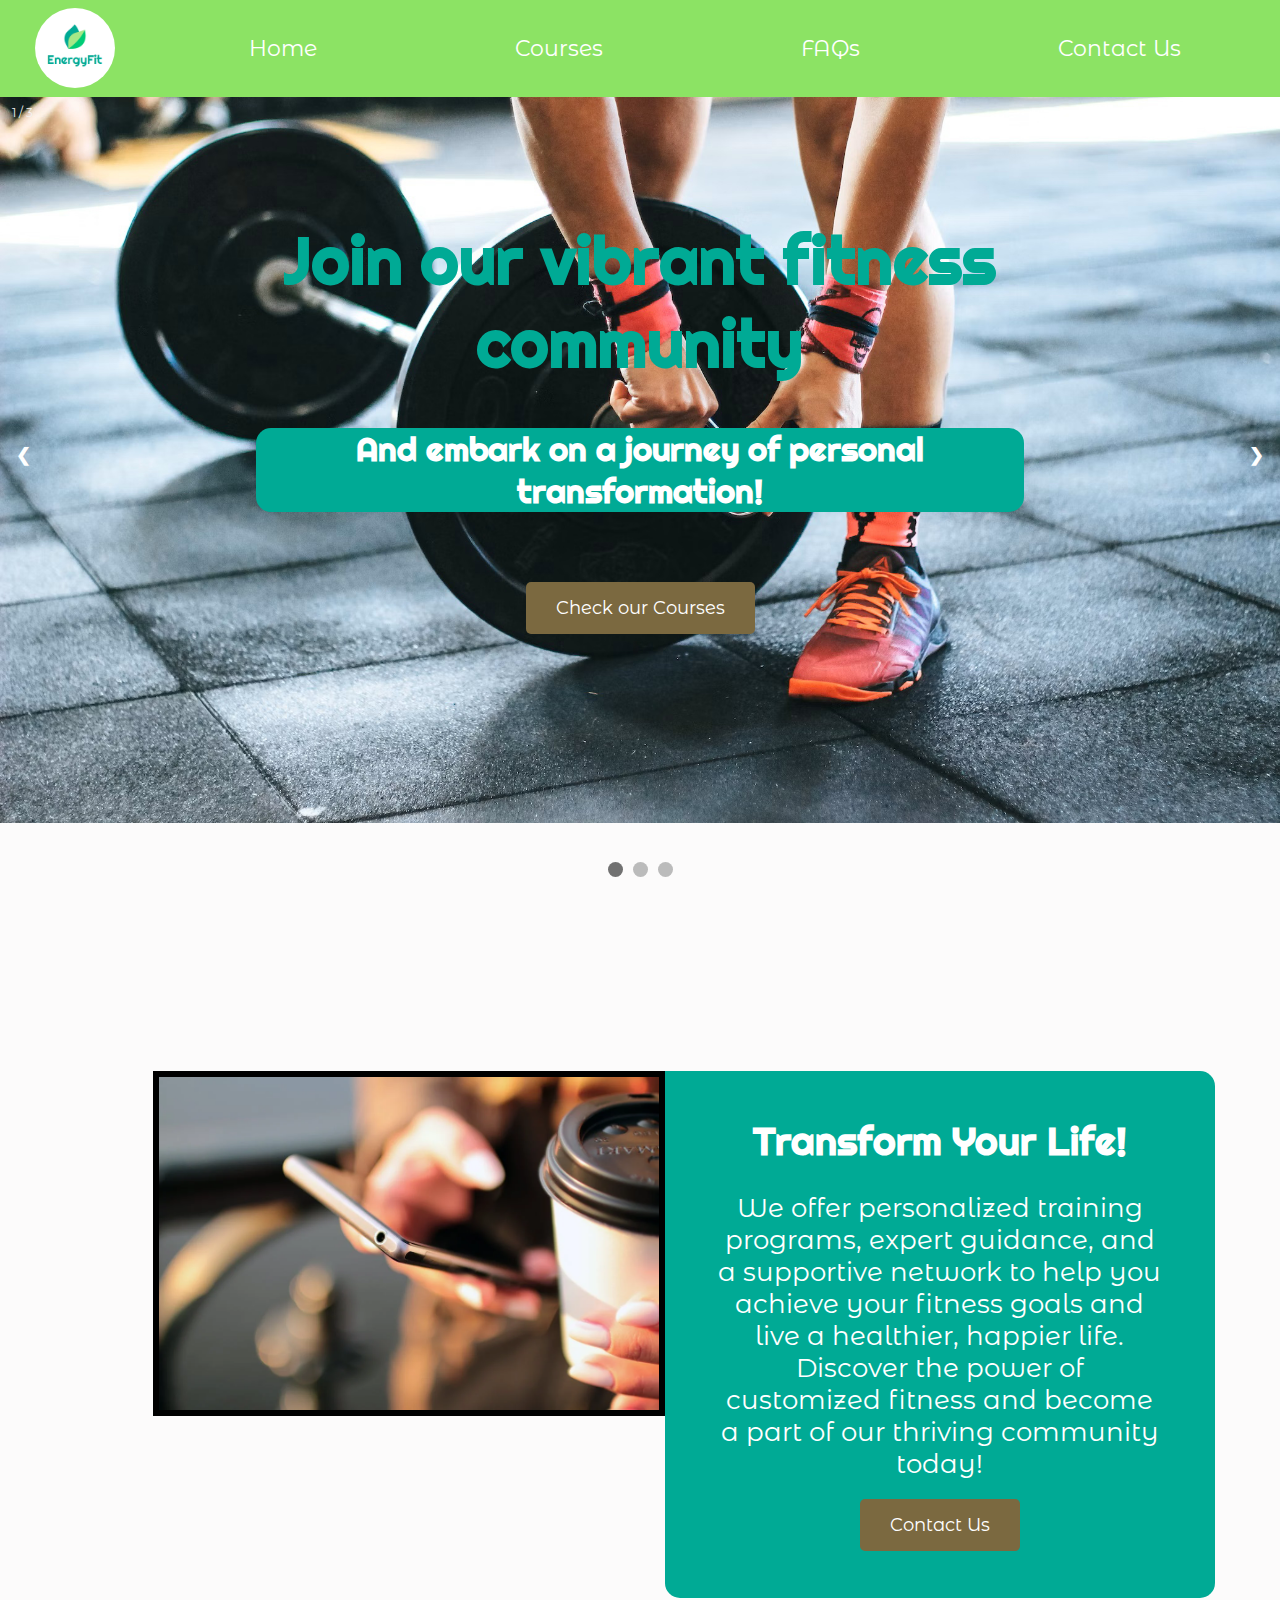
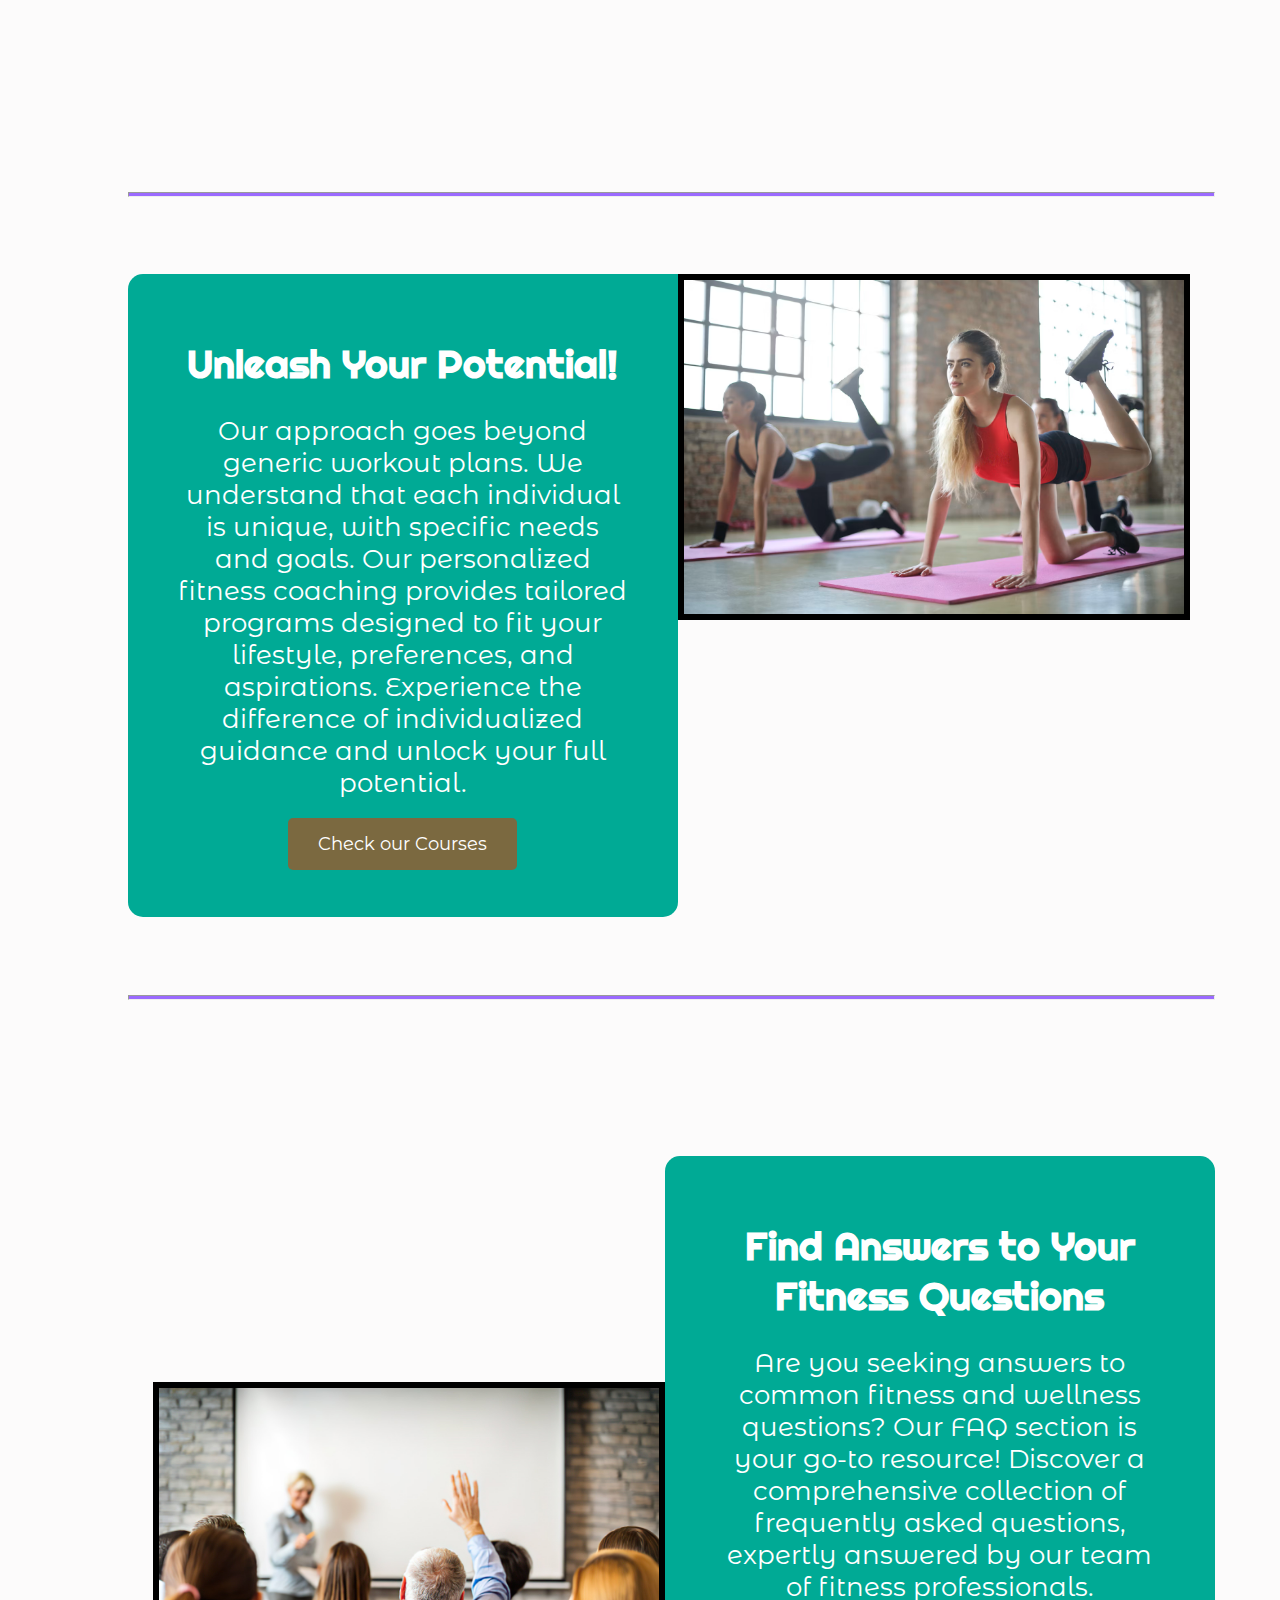
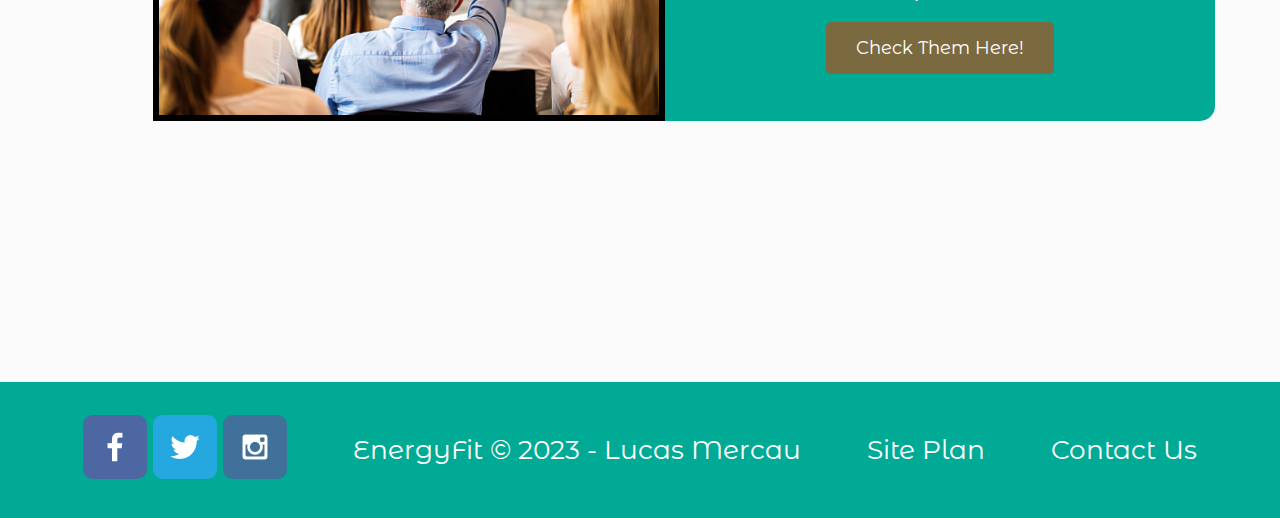
<file: energyfit/index.html>
<!DOCTYPE html>
<html lang="en">
<head>
    <meta charset="UTF-8">
    <meta name="viewport" content="width=device-width, initial-scale=1.0">
    <title>Home Page - EnergyFit</title>
    <link rel="icon" type="image/png" href="images/energyfit-logo-browser.png">
    <link type="text/css" rel="stylesheet" href="styles/style.css">
</head>
<body>
    <div id="content">
        <header>
            <a id="logo_link" href="index.html">
                <img class="logo" src="images/energyfit-logo.png" alt="EnergyFit Logo">
            </a>
            <nav>
                <a href="index.html">Home</a>
                <a href="courses.html">Courses</a>
                <a href="faq.html">FAQs</a>
                <!-- <a href="site-plan.html">Site Plan</a> -->
                <a href="contactus.html">Contact Us</a>
            </nav>
        </header>
        <div id="hero">
            <div id="hero-box">
                
                <div  id="hero-img" class="slideshow-container">                   
                    <div class="mySlides fade">
                      <div class="numbertext">1 / 3</div>
                      <img src="images/photo-lifting-3.jpg" style="width:100%" alt="person lifting">
                    </div>                    
                    <div class="mySlides fade">
                      <div class="numbertext">2 / 3</div>
                      <img src="images/pexels-photo-703012.jpg" style="width:100%" alt="person lifting">                      
                    </div>
                    
                    <div class="mySlides fade">
                      <div class="numbertext">3 / 3</div>
                      <img src="images/pexels-photo-949129.jpg" style="width:100%" alt="person lifting">
                    </div>                                                    
                </div>
                
            </div>
            <section id="hero-msg">
                <h1 class="home-title">Join our vibrant fitness community</h1>
                <div class="sub-text">
                    <h4>And embark on a journey of personal transformation!</h4>
                </div>
                <div class="button-box">
                    <a class="book2" href="courses.html">Check our Courses</a>
                </div>
            </section>
        </div>
        <br>
        <a class="prev" onclick="plusSlides(-1)" style="margin-right: 100%;">❮</a>
        <div class="next-padd" >
            <a class="next" onclick="plusSlides(1)">❯</a>
        </div>
        
        <div style="text-align:center">
            <span class="dot" onclick="currentSlide(1)"></span> 
            <span class="dot" onclick="currentSlide(2)"></span> 
            <span class="dot" onclick="currentSlide(3)"></span> 
        </div>
        <br>  
        <script>
          let slideIndex = 1;
          showSlides(slideIndex);
          
          function plusSlides(n) {
            showSlides(slideIndex += n);
          }
          
          function currentSlide(n) {
            showSlides(slideIndex = n);
          }
          
          function showSlides(n) {
            let i;
            let slides = document.getElementsByClassName("mySlides");
            let dots = document.getElementsByClassName("dot");
            if (n > slides.length) {slideIndex = 1}    
            if (n < 1) {slideIndex = slides.length}
            for (i = 0; i < slides.length; i++) {
              slides[i].style.display = "none";  
            }
            for (i = 0; i < dots.length; i++) {
              dots[i].className = dots[i].className.replace(" active", "");
            }
            slides[slideIndex-1].style.display = "block";  
            dots[slideIndex-1].className += " active";
          }
        </script>
        <main class="home-grid">
            <img class="subpage-img1" src="images/photo-contact-us.jpg" alt="Contact Us Image" width="500">
            <div class="msg text1">
                <h2 style="color: white;">Transform Your Life!</h2>
                <p>We offer personalized training programs, expert guidance, and a supportive network to help you achieve your fitness goals and live a healthier, happier life. Discover the power of customized fitness and become a part of our thriving community today!</p>
                <a class="join" href="contactus.html">Contact Us</a>
            </div>
            <hr>
            <img class="subpage-img2" src="images/photo-teams-4.png" alt="Courses Image" width="500">
            <div class="msg2 text2">
                <h2 style="color: white;">Unleash Your Potential!</h2>
                <p>Our approach goes beyond generic workout plans. We understand that each individual is unique, with specific needs and goals. Our personalized fitness coaching provides tailored programs designed to fit your lifestyle, preferences, and aspirations. Experience the difference of individualized guidance and unlock your full potential.</p>
                <a class="join" href="courses.html">Check our Courses</a>
            </div>
            <hr>
            <img class="subpage-img3" src="images/photo-questions1.jpg" alt="FAQs Image" width="500">
            <div class="msg text3">
                <h2 style="color: white;">Find Answers to Your Fitness Questions</h2>
                <p>Are you seeking answers to common fitness and wellness questions? Our FAQ section is your go-to resource! Discover a comprehensive collection of frequently asked questions, expertly answered by our team of fitness professionals.</p>
                <a class="join" href="faq.html">Check Them Here!</a>
            </div>
        </main>
        <footer class="river-footer">
            <div class="social">
                <a href="https://facebook.com" target="_blank">
                    <img src="images/facebook.png" alt="fb icon">
                </a>
                <a href="https://twitter.com" target="_blank">
                    <img src="images/twitter.png" alt="twitter icon">
                </a>
                <a href="https://instagram.com" target="_blank">
                    <img src="images/instagram.png" alt="instagram icon">
                </a>
            </div> 
            <p>EnergyFit &copy; 2023 - Lucas Mercau</p>
            <p><a href="site-plan.html">Site Plan</a></p>
            <p><a href="contactus.html">Contact Us</a></p>            
        </footer>
    </div>
</body>
</html>
</file>
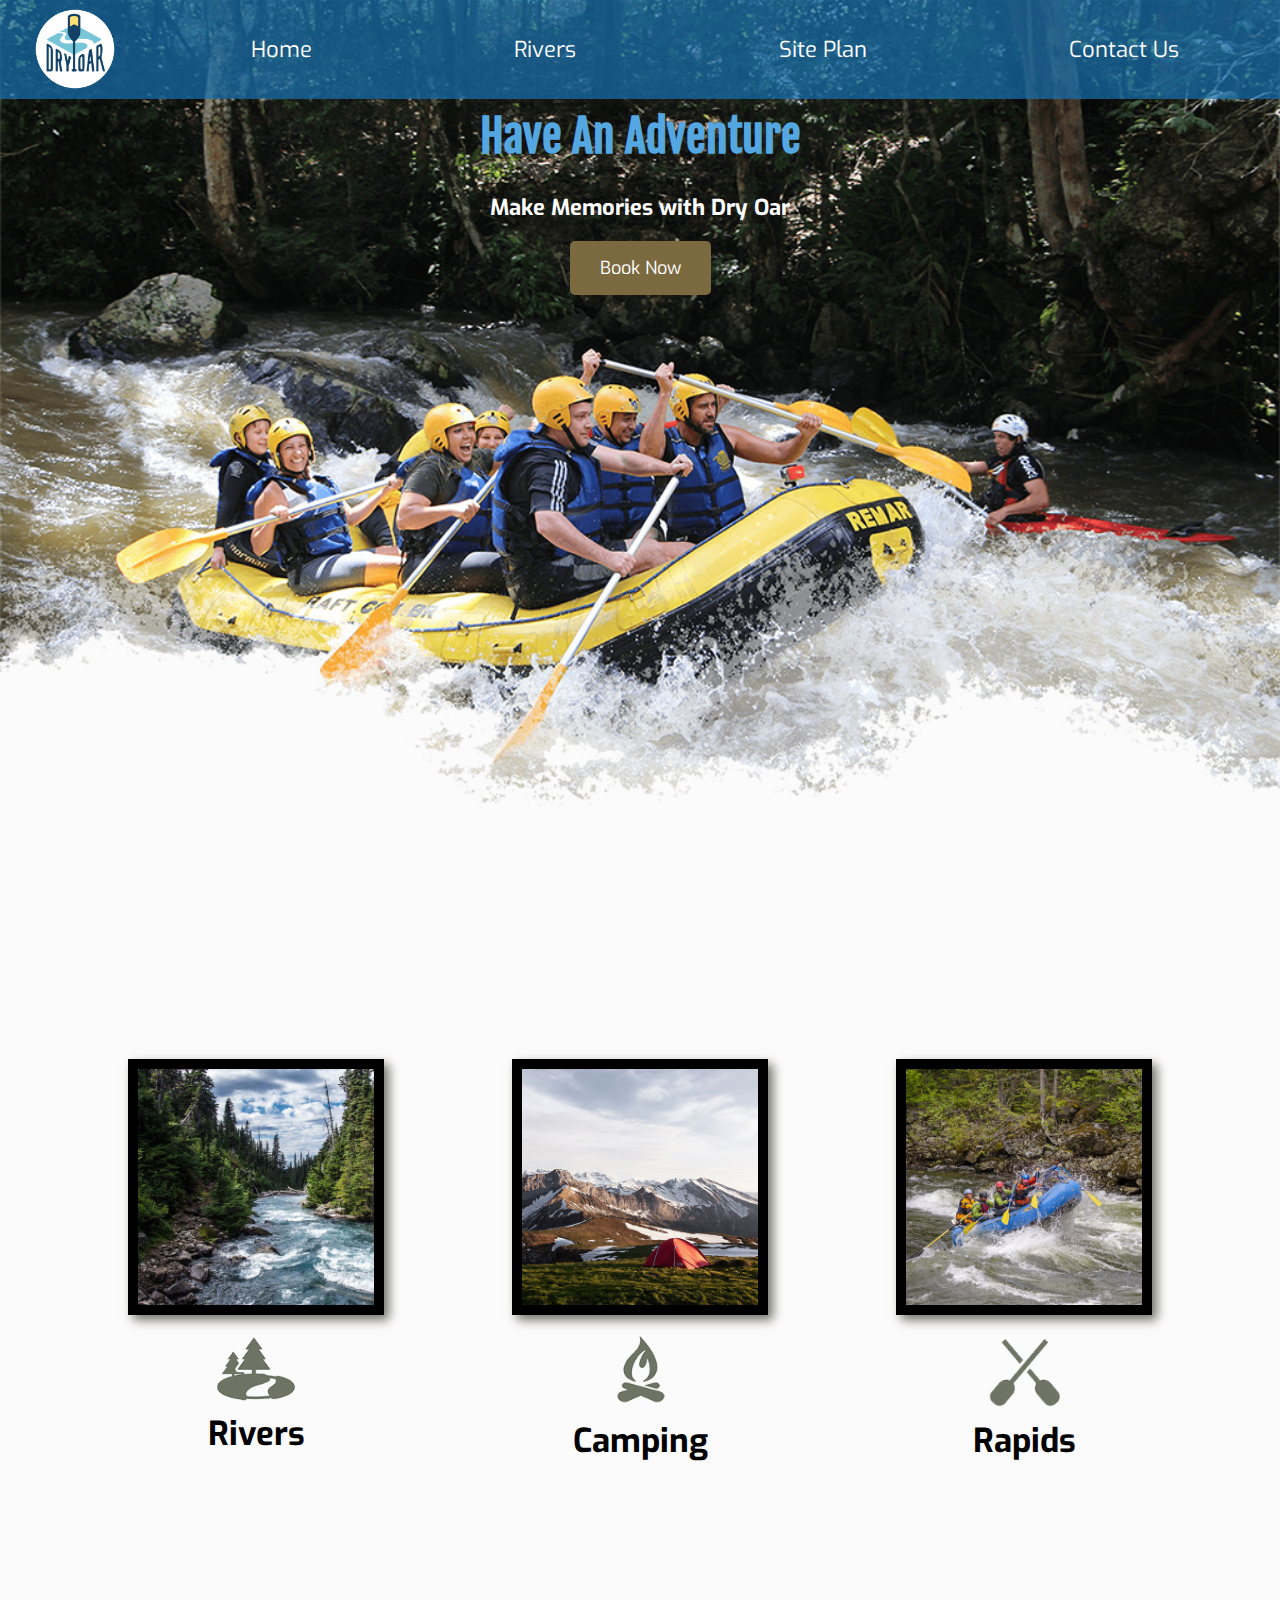
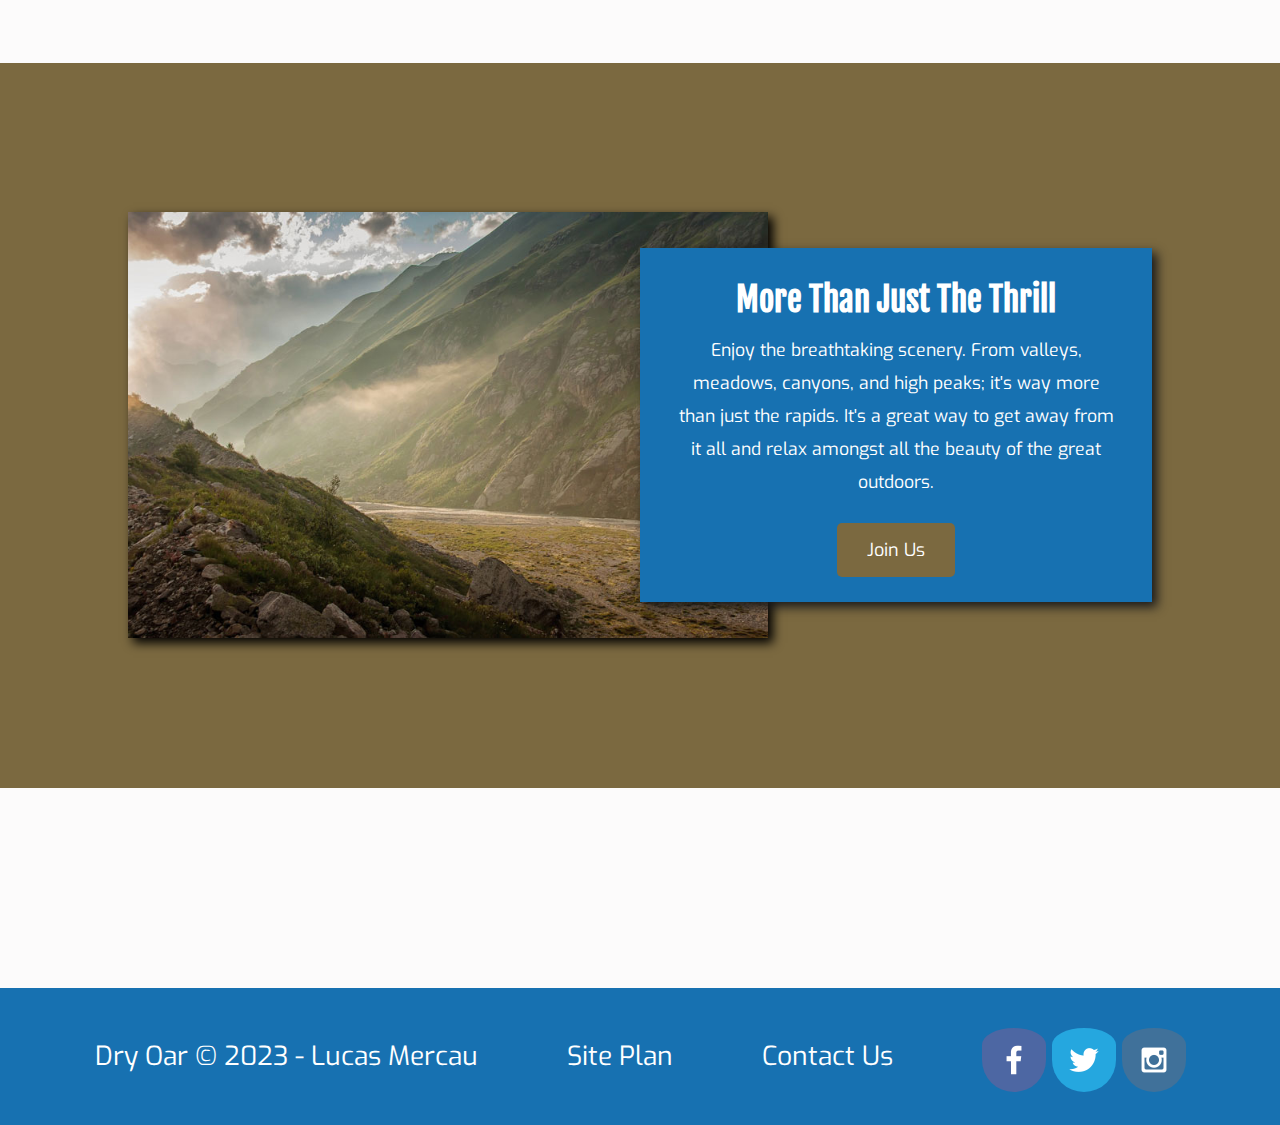
<file: wwr/index.html>
<!DOCTYPE html>
<html lang="en">
<head>
    <meta charset="UTF-8">
    <meta http-equiv="X-UA-Compatible" content="IE=edge">
    <meta name="viewport" content="width=device-width, initial-scale=1.0">
    <title>Whitewater Rafting Vacations | Dry Oar Boating | Home</title>
    <link type="text/css" rel="stylesheet" href="styles/style.css">
    <link rel="icon" type="image/png" href="https://byui-wdd.github.io/wdd130/rafting_images/dryoarlogo.png">
</head>
<body>
    <div id="content">
        <header>
            <a id="logo_link" href="index.html">
                <img class="logo" src="images/logo.png" alt="Dry Oar Logo">
            </a>
            <nav>
                <a href="index.html">Home</a>
                <a href="rivers.html">Rivers</a>
                <a href="site-plan-rafting.html">Site Plan</a>
                <a href="contactus.html">Contact Us</a>
            </nav>
        </header>
        <div id="hero">
            <div id="hero-box">
                <img id="hero-img" src="images/hero.png" alt="People enjoying rafting">
            </div>
            <section id="hero-msg">
                <h1 class="home-title">Have An Adventure</h1>
                <h4>Make Memories with Dry Oar</h4>
                <div class="button-box">
                    <a class="book" href="contactus.html">Book Now</a>
                </div>
            </section>
        </div>
        <main class="home-grid">
            <section class="rivers-card">
                <img class="card-img" src="images/rivers.jpg" alt="river in forest">
                <img class="icon" src="images/river_icon.png" alt="river icon">
                <h2>Rivers</h2>
            </section>
            <section class="camping-card">
                <img class="card-img" src="images/camping.jpg" alt="tent in mountains">
                <img class="icon" src="images/fire_icon.png" alt=" fire icon">
                <h2>Camping</h2>
            </section>
            <section class="rapids-card">
                <img class="card-img" src="images/rapids.jpg" alt="rafting boat">
                <img class="icon" src="images/oars.png" alt="oars icon">
                <h2>Rapids</h2>
            </section>
            <div id="background"></div>
            <img class="mountains" src="images/mountains.jpg" alt="Misty mountains">
            <section class="msg">
                <h2>More Than Just The Thrill</h2>
                <p>Enjoy the breathtaking scenery. From valleys, meadows, canyons, and high peaks; it's way more than just the rapids. It's a great way to get away from it all and relax amongst all the beauty of the great outdoors.</p>
                <a class="join" href="rivers.html">Join Us</a>
            </section>
        </main>
        <footer>
            <p>Dry Oar &copy; 2023 - Lucas Mercau</p>
            <p><a href="site-plan-rafting.html">Site Plan</a></p>
            <p><a href="contactus.html">Contact Us</a></p>
            <div class="social">
                <a href="https://facebook.com" target="_blank">
                    <img src="images/facebook.png" alt="fb icon">
                </a>
                <a href="https://twitter.com" target="_blank">
                    <img src="images/twitter.png" alt="twitter icon">
                </a>
                <a href="https://instagram.com" target="_blank">
                    <img src="images/instagram.png" alt="instagram icon">
                </a>
            </div>
        </footer>
    </div>
</body>
</html>
</file>
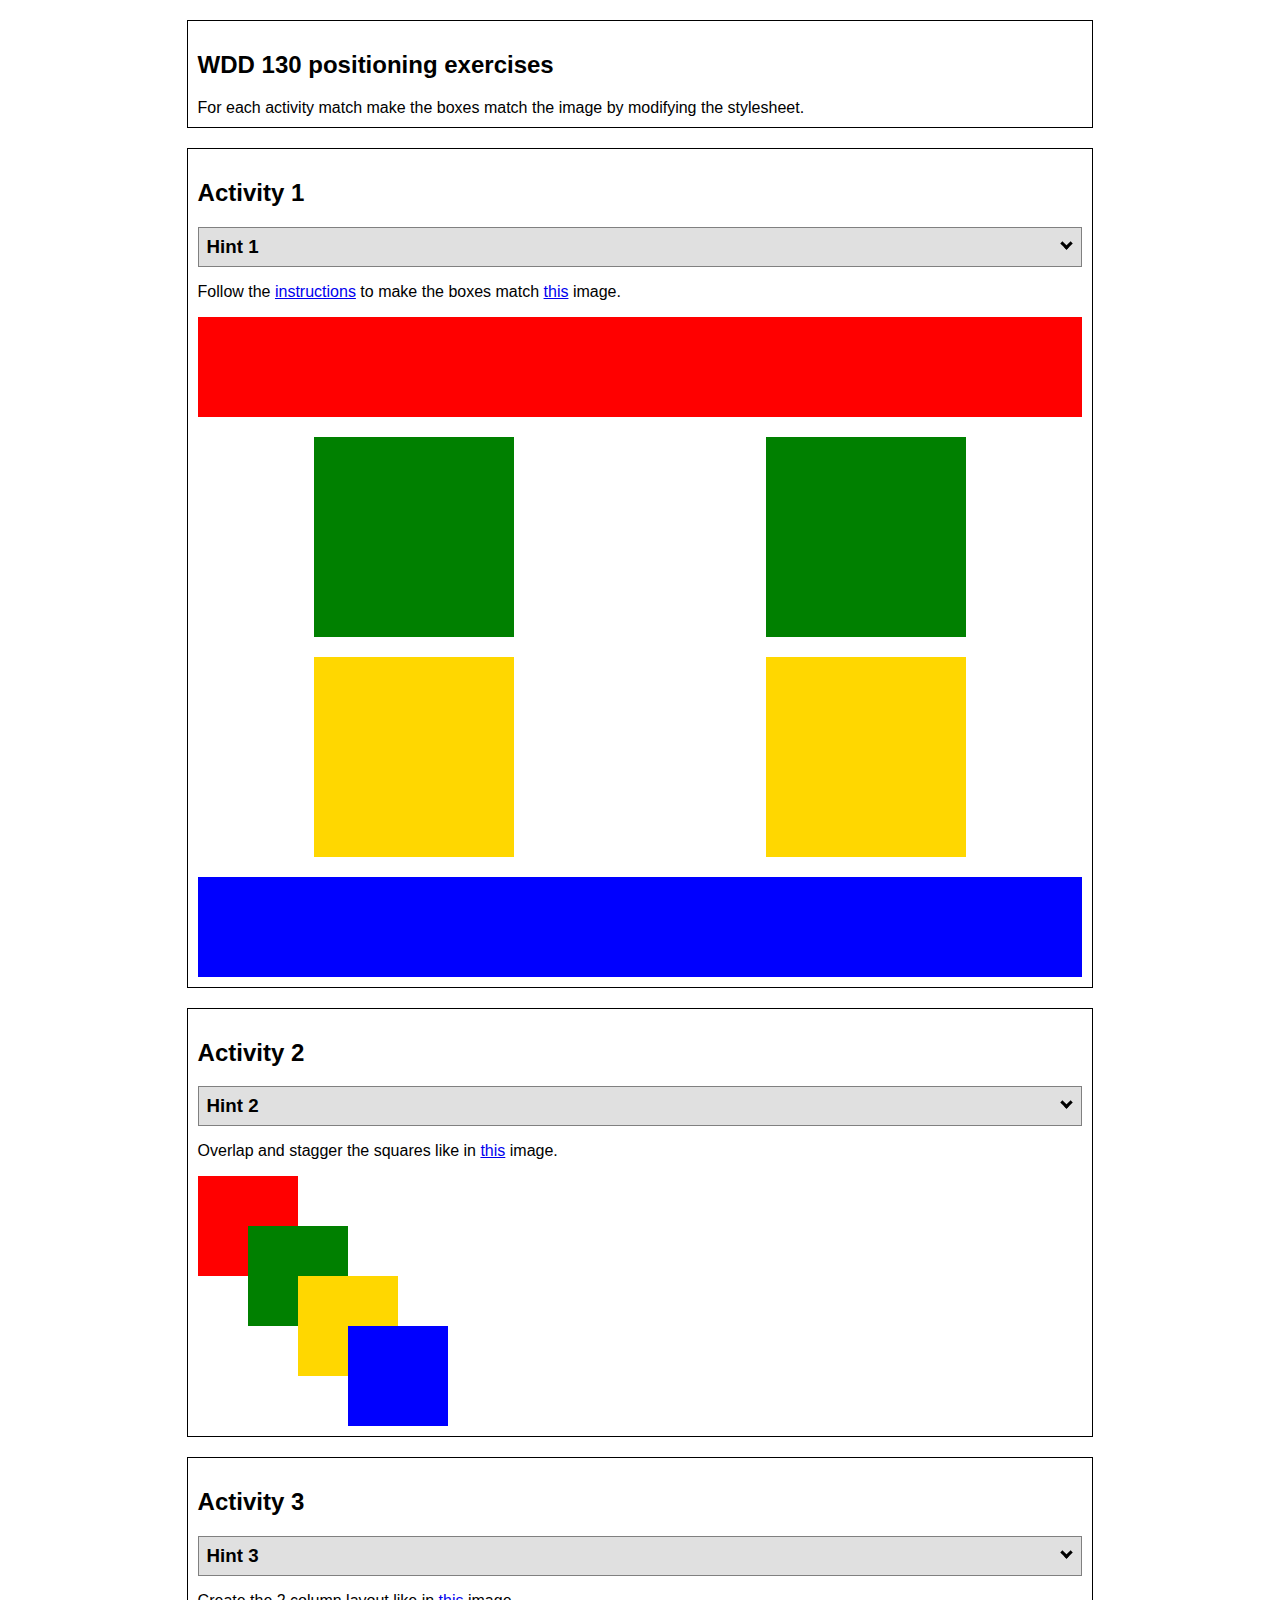
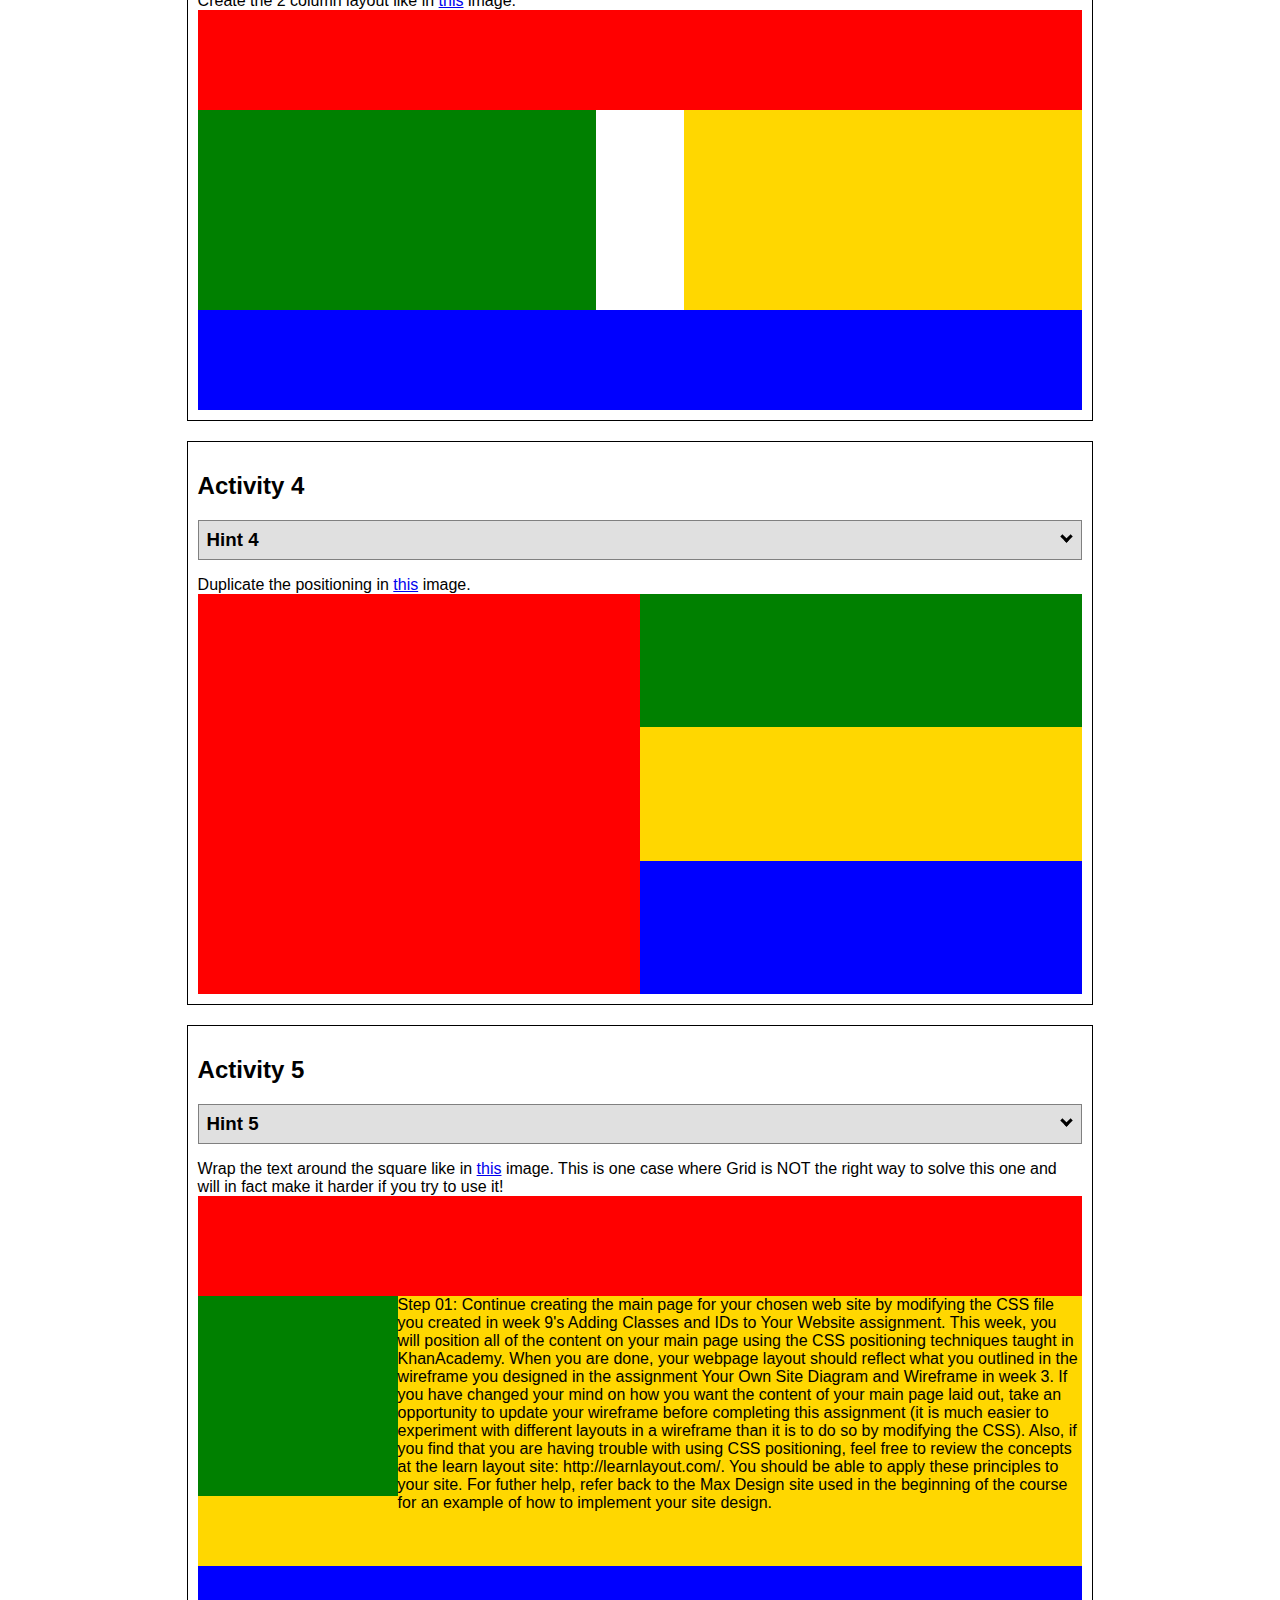
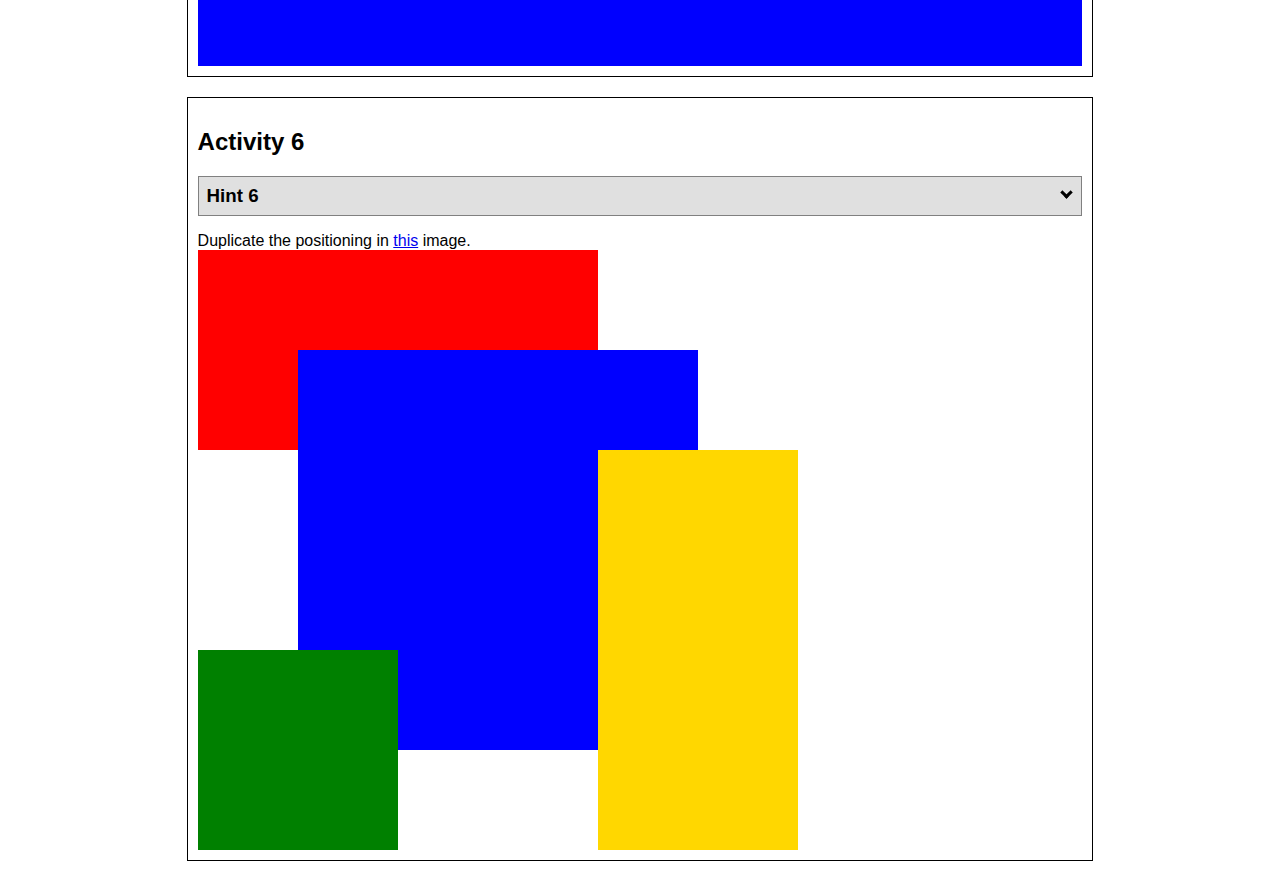
<file: positioning.html>
<!DOCTYPE html>
<html lang="en">
  <head>
    <!-- HTML - Name: positioning.html -->
    <title>Positioning Activity</title>
    <link rel="stylesheet" type="text/css" href="positionstyles.css" />
  </head>
  <body>
    <div class="activity">
      <h2>WDD 130 positioning exercises</h2>
      For each activity match make the boxes match the image by modifying the stylesheet.</div>
    <div class="activity">
      <h2>Activity 1</h2>
      <section class="hint"><input type="checkbox" ><i></i> <h3>Hint 1</h3><div><p>Check out the <a href="https://byui-wdd.github.io/wdd130/activities/w06-css-positioning.html" target="_blank">activity instructions</a> in Ilearn!</p></div></section>
      <p>Follow the <a href="https://byui-wdd.github.io/wdd130/activities/w06-css-positioning.html" target="_blank">instructions</a> to make the boxes match  <a href="https://byui-wdd.github.io/wdd130/images/example1.png" target="_blank">this</a> image.</p>
      <div class="content1" >
        <div class="red1" ></div>
        <div class="green1" ></div>
        <div class="green1" ></div>
        <div class="yellow1"></div>
        <div class="yellow1"></div>
        <div class="blue1"></div>
      </div>
    </div>
    <div class="activity">
      <h2>Activity 2</h2>
      <section class="hint"><input type="checkbox" > <h3>Hint 2</h3><i></i><div>
      <ul>
      <li>grid-template-columns: 50px 50px 50px 50px 50px </li></ul></div></section>
      <p>Overlap and stagger the squares like in <a href="https://byui-wdd.github.io/wdd130/images/example2.png" target="_blank">this</a> image.</p>
      <div class="content2" >
        <div class="red2" ></div>
        <div class="green2" ></div>
        <div class="yellow2"></div>
        <div class="blue2"></div>
      </div>
    </div>
    <div class="activity">
      <h2>Activity 3</h2>
      <section class="hint"><input type="checkbox" > <h3>Hint 3</h3><i></i><div><p>This one is going to be best solved with CSS Grid. Remember to make the boxes the right width first...then start moving them around. </p><h4>Properties used:</h4><ul><li>display:grid;</li><li>grid-template-columns:</li><li>grid-column-gap:</li>
        <li>grid-column:</li>  </ul></div></section>
      Create the 2 column layout like in <a href="https://byui-wdd.github.io/wdd130/images/example3.png" target="_blank">this</a>  image.
      <div class="content3" >
        <div class="red3" ></div>
        <div class="green3" ></div>
        <div class="yellow3"></div>
        <div class="blue3"></div>
      </div>
    </div>
    <div class="activity">
      <h2>Activity 4</h2>
      <section class="hint"><input type="checkbox" > <h3>Hint 4</h3><i></i><div><p>For the others we have been primarily concerned with width. For this one you will need to adjust height as well. </p><h4>Properties used:</h4><ul><li>display:grid;</li><li>grid-template-columns:</li><li>grid-row:</li></ul></div></section>
      Duplicate the positioning in <a href="https://byui-wdd.github.io/wdd130/images/example4.png" target="_blank">this</a> image. 
      <div class="content4" >
        <div class="red4" ></div>
        <div class="green4" ></div>
        <div class="yellow4"></div>
        <div class="blue4"></div>
      </div>
    </div>

    <div class="activity">
      <h2>Activity 5</h2>
      <section class="hint"><input type="checkbox" > <h3>Hint 5</h3><i></i><div><p>Grid is <strong>not</strong> the right way to do this.  In fact there is only one way to really do that...and that is with float. Remember that we float the thing we want the text to wrap around.  Also remember to start by making all the shapes the right size and shape.</p><h4>Properties used:</h4><ul><li>float: left;</li></ul></div></section>
      Wrap the text around the square like in <a href="https://byui-wdd.github.io/wdd130/images/example5.png" target="_blank">this</a> image. This is one case where Grid is NOT the right way to solve this one and will in fact make it harder if you try to use it!
      <div class="content5" >
        <div class="red5" ></div>
        <div class="green5" ></div>
        <div class="yellow5">Step 01: Continue creating the main page for your chosen web site by modifying the CSS file you created in week 9's Adding Classes and IDs to Your Website assignment. This week, you will position all of the content on your main page using the CSS positioning techniques taught in KhanAcademy. When you are done, your webpage layout should reflect what you outlined in the wireframe you designed in the assignment Your Own Site Diagram and Wireframe in week 3.
          If you have changed your mind on how you want the content of your main page laid out, take an opportunity to update your wireframe before completing this assignment (it is much easier to experiment with different layouts in a wireframe than it is to do so by modifying the CSS). Also, if you find that you are having trouble with using CSS positioning, feel free to review the concepts at the learn layout site: http://learnlayout.com/. You should be able to apply these principles to your site. For futher help, refer back to the Max Design site used in the beginning of the course for an example of how to implement your site design.</div>
        <div class="blue5"></div>
      </div>
    </div>
    <div class="activity">
      <h2>Activity 6</h2>
      <section class="hint"><input type="checkbox" > <h3>Hint 6</h3><i></i><div><p>This one is all about visualizing the grid behind the layout. If you are having a hard time doing that first: all the sizes are even multiples of 100, and second here is another example with the lines drawn: <a href="https://byui-wdd.github.io/wdd130/images/example6-hint.png" target="_blank">example 6 with lines</a>. For this one you will find it easiest if you use px for the column width. You can also use <kbd>z-index</kbd> to control the element layering.    </p><h4>Properties used:</h4><ul><li>display:grid;</li><li>grid-template-columns:</li><li>grid-column:</li><li>grid-row:</li><li><a href="https://www.w3schools.com/cssref/pr_pos_z-index.asp" target="_blank">z-index:</a></li></ul></div></section>
      Duplicate the positioning in <a href="https://byui-wdd.github.io/wdd130/images/example6.png" target="_blank">this</a> image.
      <div class="content6" >
        <div class="red6" ></div>
        <div class="green6" ></div>
        <div class="yellow6"></div>
        <div class="blue6"></div>
      </div>
    </div>
  </body>
</html>
</file>
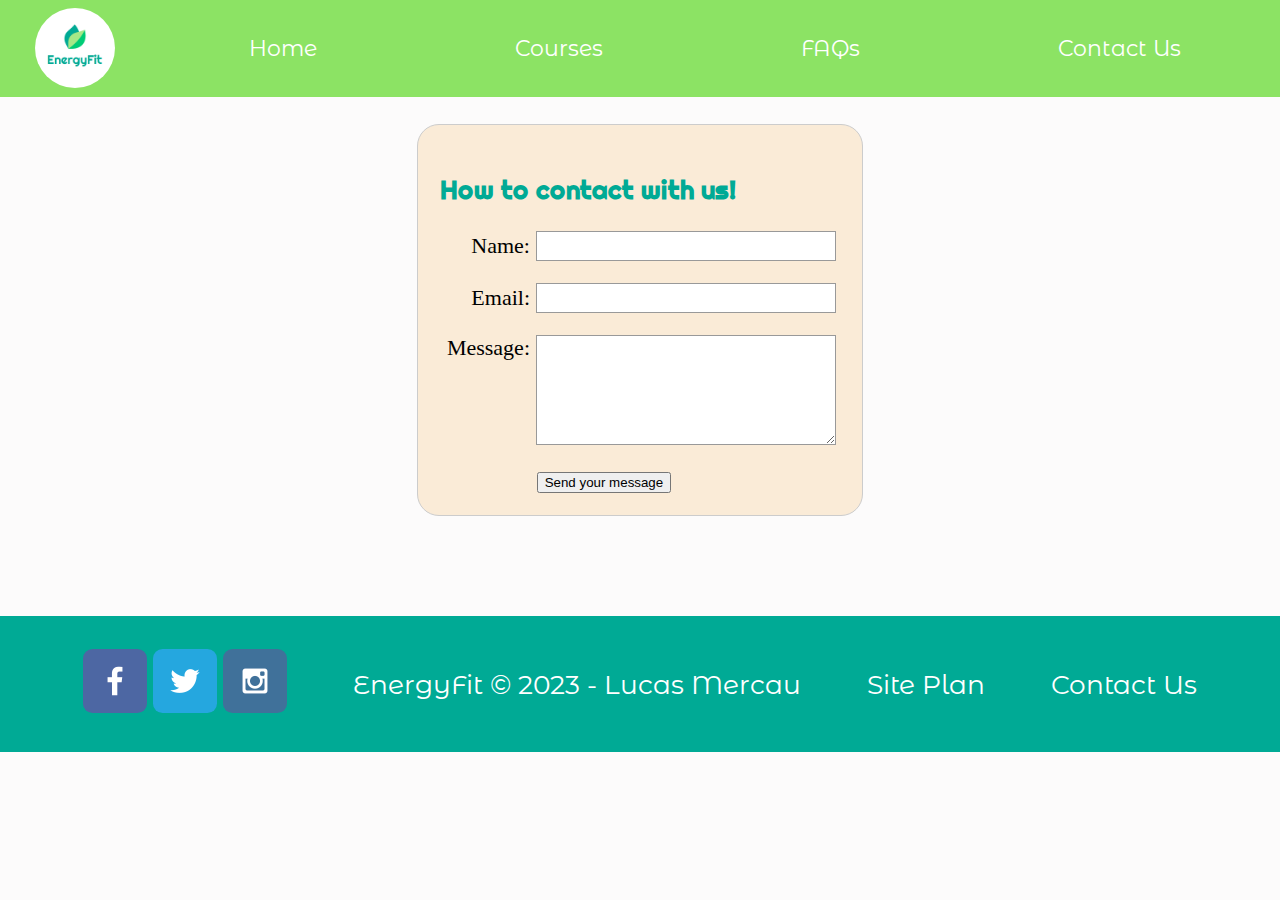
<file: energyfit/contactus.html>
<!DOCTYPE html>
<html lang="en">
<head>
    <meta charset="UTF-8">
    <meta http-equiv="X-UA-Compatible" content="IE=edge">
    <meta name="viewport" content="width=device-width, initial-scale=1.0">
    <title>Contact Us</title>
    <link type="text/css" rel="stylesheet" href="styles/style.css">
    <link rel="icon" type="image/png" href="images/energyfit-logo-browser.png">
    <style>
      form {
        /* Center the form on the page */
        font-family: math;
        margin: 0 auto;
        width: 400px;
        /* Form outline */
        padding: 1em;
        border: 1px solid #ccc;
        border-radius: 1em;
      }
      
      ul {
        list-style: none;
        padding: 0;
        margin: 0;
      }
      
      form li + li {
        margin-top: 1em;
      }
      
      label {
        /* Uniform size & alignment */
        display: inline-block;
        width: 90px;
        text-align: right;
      }
      
      input,
      textarea {
        /* To make sure that all text fields have the same font settings
           By default, textareas have a monospace font */
        font: 1em sans-serif;
      
        /* Uniform text field size */
        width: 300px;
        box-sizing: border-box;
      
        /* Match form field borders */
        border: 1px solid #999;
      }
      
      input:focus,
      textarea:focus {
        /* Additional highlight for focused elements */
        border-color: #000;
      }
      
      textarea {
        /* Align multiline text fields with their labels */
        vertical-align: top;
      
        /* Provide space to type some text */
        height: 5em;
      }
      
      .button {
        /* Align buttons with the text fields */
        padding-left: 90px; /* same size as the label elements */
      }
      
      button {
        /* This extra margin represent roughly the same space as the space
           between the labels and their text fields */
        margin-left: 0.5em;
      }
      
      form {
        background-color: antiquewhite;
      }
      
      
      </style>
</head>
<body>  
    <div id="content">
        <header>
            <a id="logo_link" href="index.html">
                <img class="logo" src="images/energyfit-logo.png" alt="EnergyFit Logo">
            </a>
            <nav>
                <a href="index.html">Home</a>
                <a href="courses.html">Courses</a>
                <a href="faq.html">FAQs</a>
                <!-- <a href="site-plan.html">Site Plan</a> -->
                <a href="contactus.html">Contact Us</a>
            </nav>
        </header>
        <main>
            <br>
            <div id="feedback"></div>
            <form action="/my-handling-form-page" method="post">
                <h3 id="UT" class="color fonth3">How to contact with us!</h3>
                <ul>
                  <li>
                    <label for="name">Name:</label>
                    <input type="text" id="name" name="user_name"/>
                  </li>
                  <li>
                    <label for="mail">Email:</label>
                    <input type="email" id="mail" name="user_email"/>
                  </li>
                  <li>
                    <label for="msg">Message:</label>
                    <textarea id="msg" name="user_message"></textarea>                   
                  </li>
                  <li class="button">
                    <button type="submit">Send your message</button>
                  </li>
                </ul>
            </form>
        </main>
        <footer class="river-footer">
            <div class="social">
                <a href="https://facebook.com" target="_blank">
                    <img src="images/facebook.png" alt="fb icon">
                </a>
                <a href="https://twitter.com" target="_blank">
                    <img src="images/twitter.png" alt="twitter icon">
                </a>
                <a href="https://instagram.com" target="_blank">
                    <img src="images/instagram.png" alt="instagram icon">
                </a>
            </div> 
            <p>EnergyFit &copy; 2023 - Lucas Mercau</p>
            <p><a href="site-plan.html">Site Plan</a></p>
            <p><a href="contactus.html">Contact Us</a></p>
            
        </footer>
    </div>
    <script>
        // get the feedback div element so we can do something with it.
        const feedbackElement = document.getElementById('feedback');
        // get the form so we can read what was entered in it.
        const formElement = document.forms[0];
        // add a 'listener' to wait for a submission of our form. When that happens run the code below.
        formElement.addEventListener('submit', function(e) {
            // stop the form from doing the default action.
            e.preventDefault();
            // set the contents of our feedback element to a message letting the user know the form was submitted successfully. Notice that we pull the name that was entered in the form to personalize the message!
            feedbackElement.innerHTML = 'Hello '+ formElement.user_name.value +'! Thank you for your message. We will get back with you as soon as possible!';
            // make the feedback element visible.
            feedbackElement.style.display = "block";
            // add a class to move everything down so our message doesn't cover it.
            document.body.classList.toggle('moveDown');
        });
    </script>
</body>
</html>
</file>
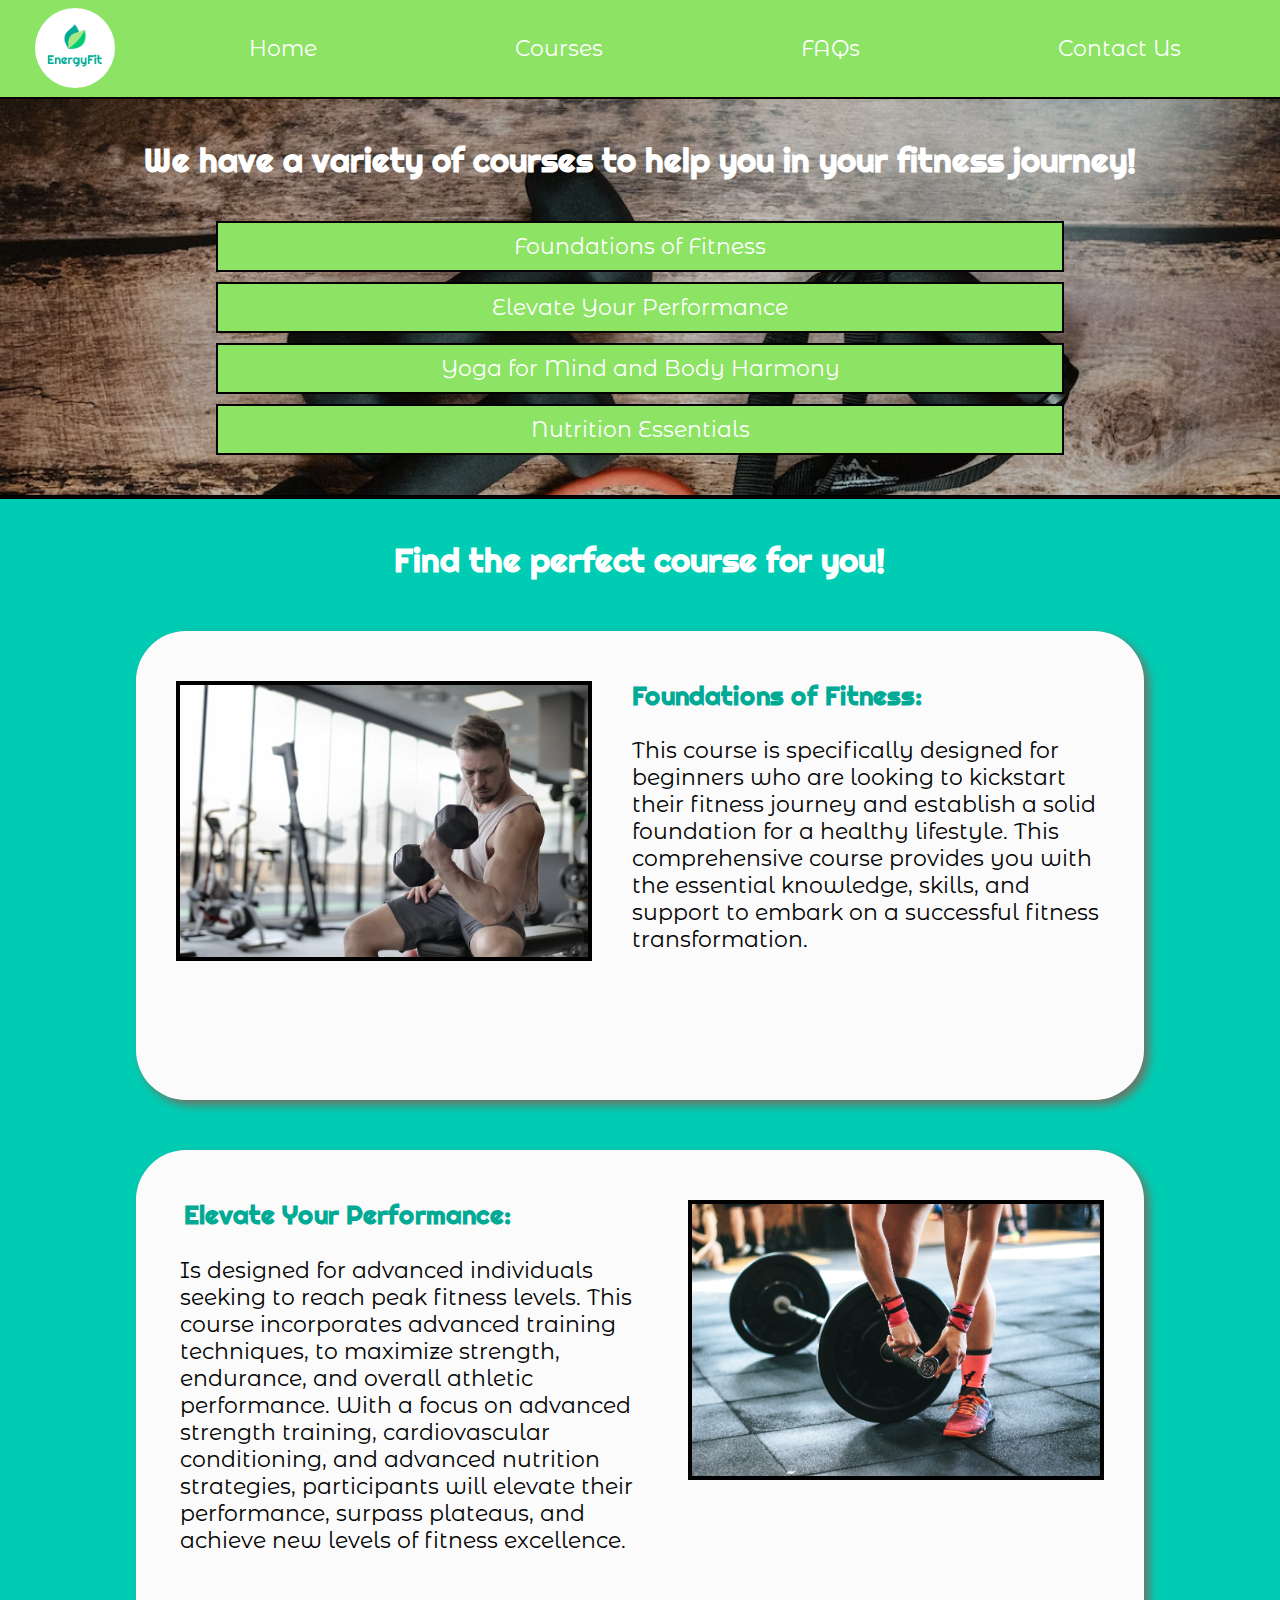
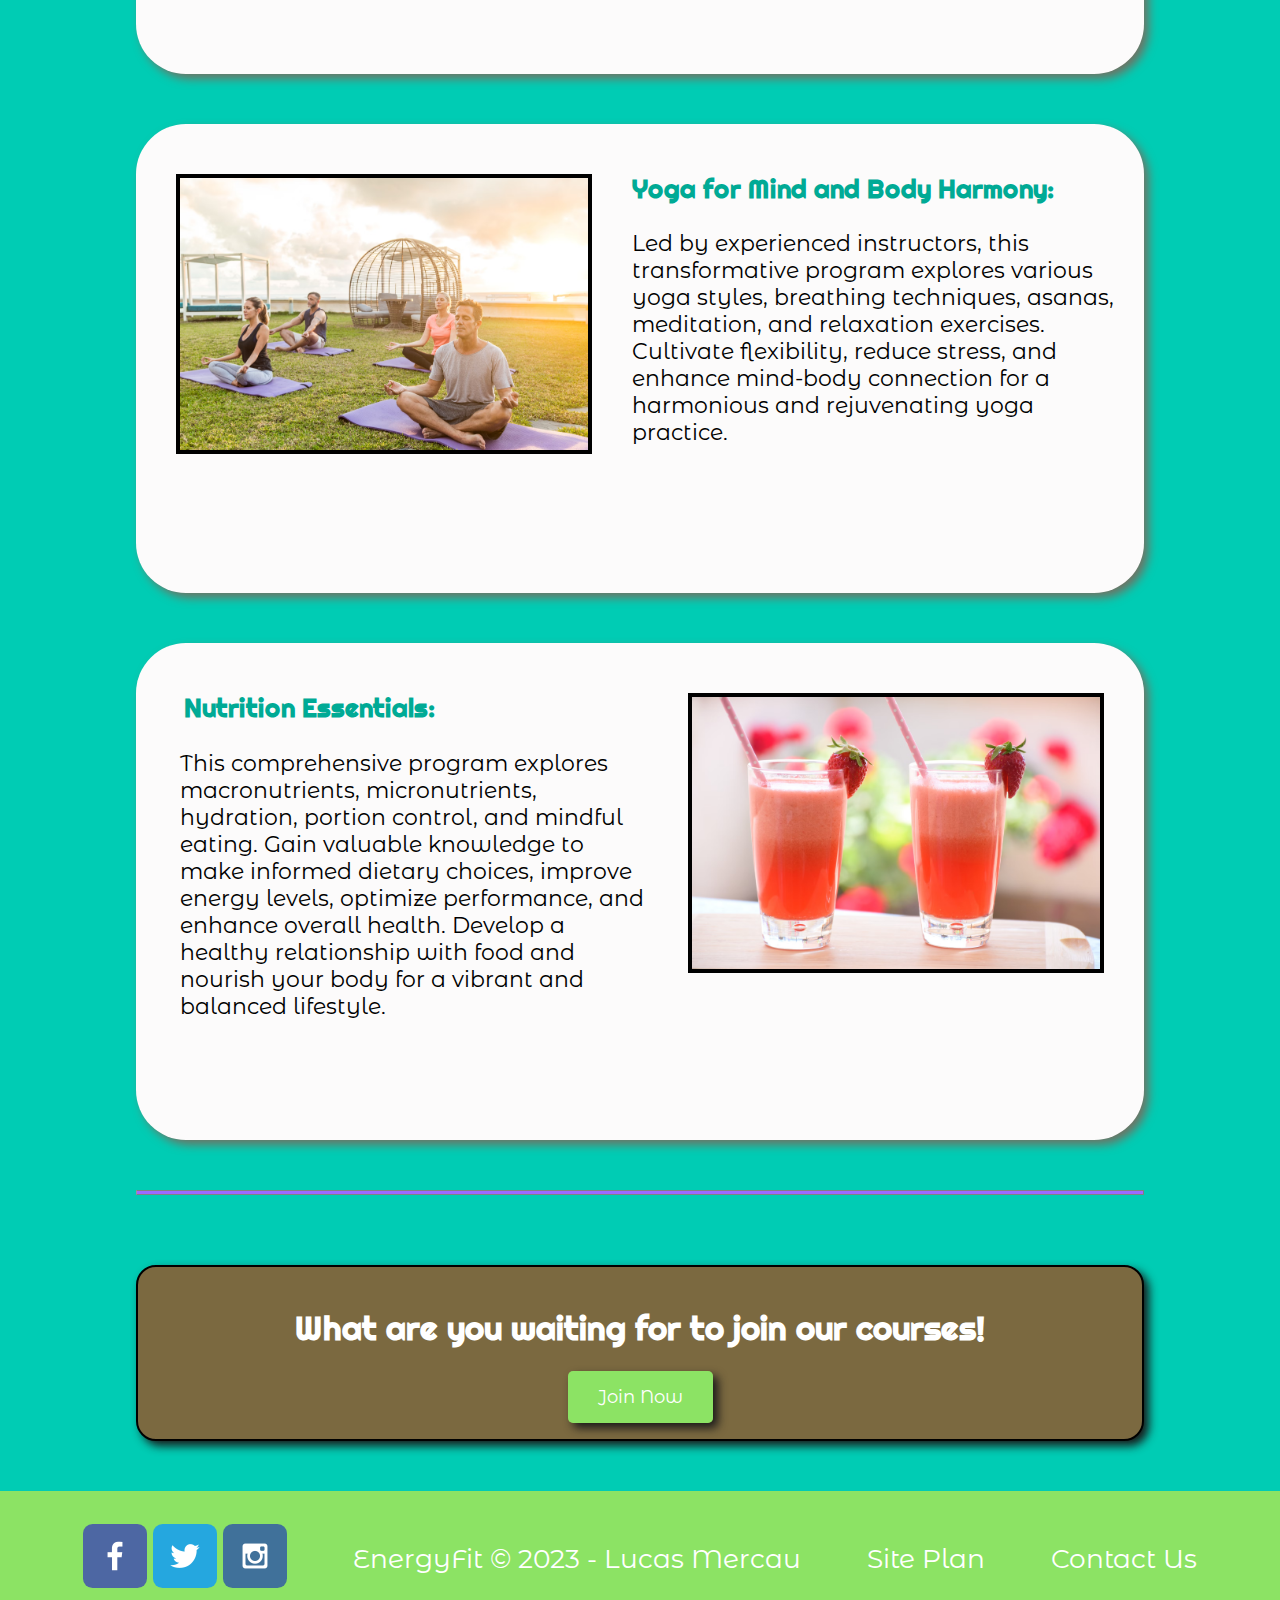
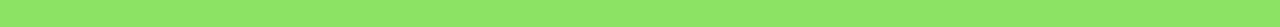
<file: energyfit/courses.html>
<!DOCTYPE html>
<html lang="en">
<head>
    <meta charset="UTF-8">
    <meta name="viewport" content="width=device-width, initial-scale=1.0">
    <title>Courses</title>
    <link rel="icon" type="image/png" href="images/energyfit-logo-browser.png">
    <link type="text/css" rel="stylesheet" href="styles/style.css">
</head>
<body>
    <div id="content">
        <header>
            <a id="logo_link" href="index.html">
                <img class="logo" src="images/energyfit-logo.png" alt="EnergyFit Logo">
            </a>
            <nav>
                <a href="index.html">Home</a>
                <a href="courses.html">Courses</a>
                <a href="faq.html">FAQs</a>
                <!-- <a href="site-plan.html">Site Plan</a> -->
                <a href="contactus.html">Contact Us</a>
            </nav>
        </header>
        <div id="hero-courses" style="background: url(images/photo-jumping.jpg);
        background-repeat: no-repeat;
        background-size: cover;">
            <div id="parts" style="overflow:auto">
                <nav class="menu">
                    <h2 class="msg-courses">We have a variety of courses to help you in your fitness journey!</h2>
                    <a href="#FF" class="menuitem fonth3 size-big">Foundations of Fitness</a>
                    <a href="#EP" class="menuitem fonth3 size-big">Elevate Your Performance</a>
                    <a href="#YM" class="menuitem fonth3 size-big">Yoga for Mind and Body Harmony</a>
                    <a id="azbutton" href="#NE" class="menuitem fonth3 size-big">Nutrition Essentials</a>
                </nav>
            </div>
        </div>
        <main style="background-color: #00CCB4; padding: 10px;padding-bottom: 50px;margin: 0;">
            <div class="spacing-courses">
                <h2>Find the perfect course for you!</h2>
                <div class="courses-section">
                    <img class="courses-img" src="images/pexels-photo-3838389.jpg" alt="Fitness equipment" width="450">
                    <section class="text-on-courses">
                        <h3 id="FF" class="color fonth3">Foundations of Fitness:</h3>
                        <p class="color">This course is specifically designed for beginners who are looking to kickstart their fitness journey and establish a solid foundation for a healthy lifestyle. This comprehensive course provides you with the essential knowledge, skills, and support to embark on a successful fitness transformation.</p>
                        <br><br>
                        
                    </section>
                    <p></p><br>
                </div>
                <div class="courses-section2">
                    <img class="courses-img2" src="images/photo-lifting.jpg" alt="People doing exercise" width="450">
                    <section class="text-on-courses2">
                        <h3 id="EP" class="color fonth3">Elevate Your Performance:</h3>
                        <p class="color">Is designed for advanced individuals seeking to reach peak fitness levels. This course incorporates advanced training techniques, to maximize strength, endurance, and overall athletic performance. With a focus on advanced strength training, cardiovascular conditioning, and advanced nutrition strategies, participants will elevate their performance, surpass plateaus, and achieve new levels of fitness excellence.</p>
                        <br>
                    </section>
                    <p></p><br>
                </div>
                <div class="courses-section">
                    <img class="courses-img" src="images/photo-yoga.jpg" alt="People doing Yoga" width="450">
                    <section class="text-on-courses">                    
                        <h3 id="YM" class="color fonth3">Yoga for Mind and Body Harmony:</h3>
                        <p class="color">Led by experienced instructors, this transformative program explores various yoga styles, breathing techniques, asanas, meditation, and relaxation exercises. Cultivate flexibility, reduce stress, and enhance mind-body connection for a harmonious and rejuvenating yoga practice.</p>
                        <br><br>
                    </section>
                    <p></p><br>
                </div>
                <div class="courses-section2">
                    <img class="courses-img2" src="images/photo-drinks.jpg" alt="Healthy Food" width="450">
                    <section class="text-on-courses2">
                        <h3 id="NE" class="color fonth3">Nutrition Essentials:</h3>
                        <p class="color">This comprehensive program explores macronutrients, micronutrients, hydration, portion control, and mindful eating. Gain valuable knowledge to make informed dietary choices, improve energy levels, optimize performance, and enhance overall health. Develop a healthy relationship with food and nourish your body for a vibrant and balanced lifestyle.</p>
                        <br>
                    </section>
                    <p></p><br>
                </div>
                <hr class="third">
                <section id="space">
                    <h3 class="h3-center" style="font-size: 33px;">What are you waiting for to join our courses!</h3>
                    <div class="button-box">
                        <a class="bookriver" href="contactus.html">Join Now</a>
                    </div>
                </section>
            </div>
        </main>
        <footer class="fitness-footer courses-background">
            <div class="social">
                <a href="https://facebook.com" target="_blank">
                    <img src="images/facebook.png" alt="fb icon">
                </a>
                <a href="https://twitter.com" target="_blank">
                    <img src="images/twitter.png" alt="twitter icon">
                </a>
                <a href="https://instagram.com" target="_blank">
                    <img src="images/instagram.png" alt="instagram icon">
                </a>
            </div> 
            <p>EnergyFit &copy; 2023 - Lucas Mercau</p>
            <p><a href="site-plan.html">Site Plan</a></p>
            <p><a href="contactus.html">Contact Us</a></p>
            
        </footer>
    </div>
</body>
</html>
</file>
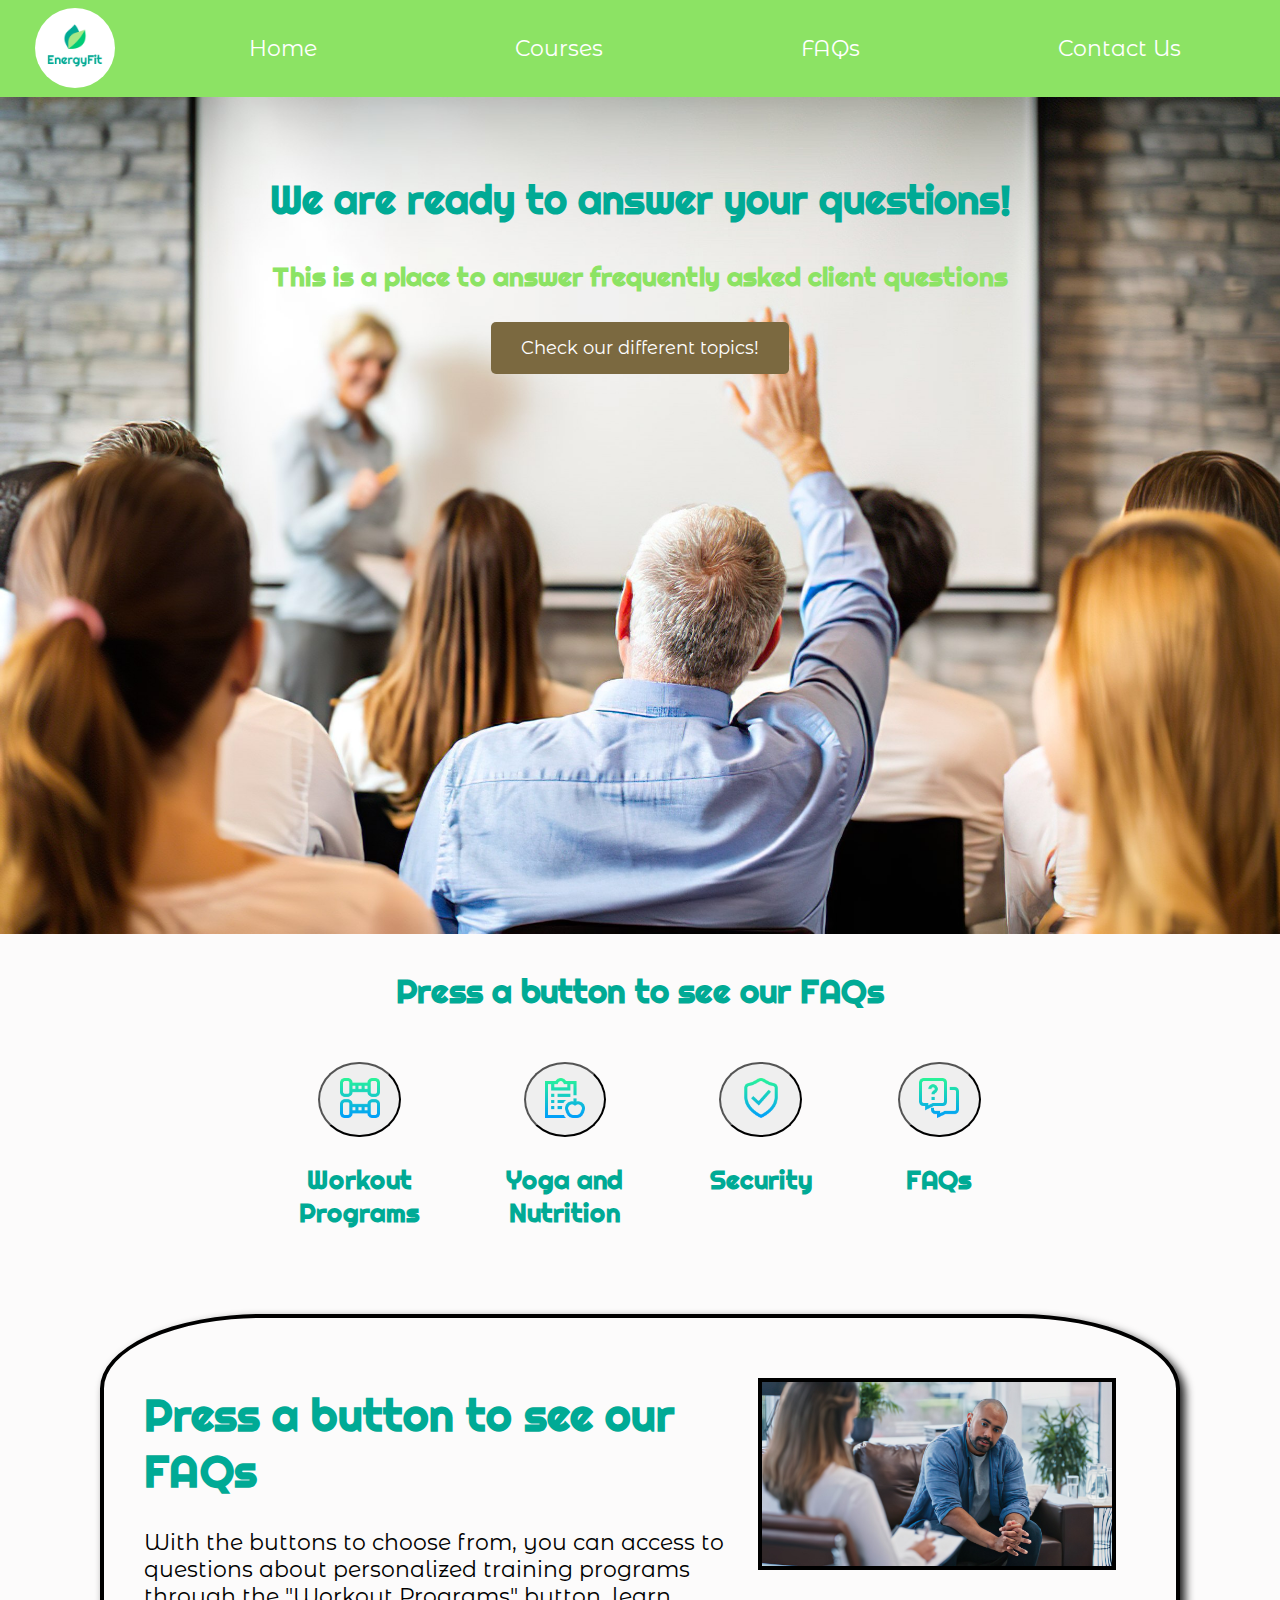
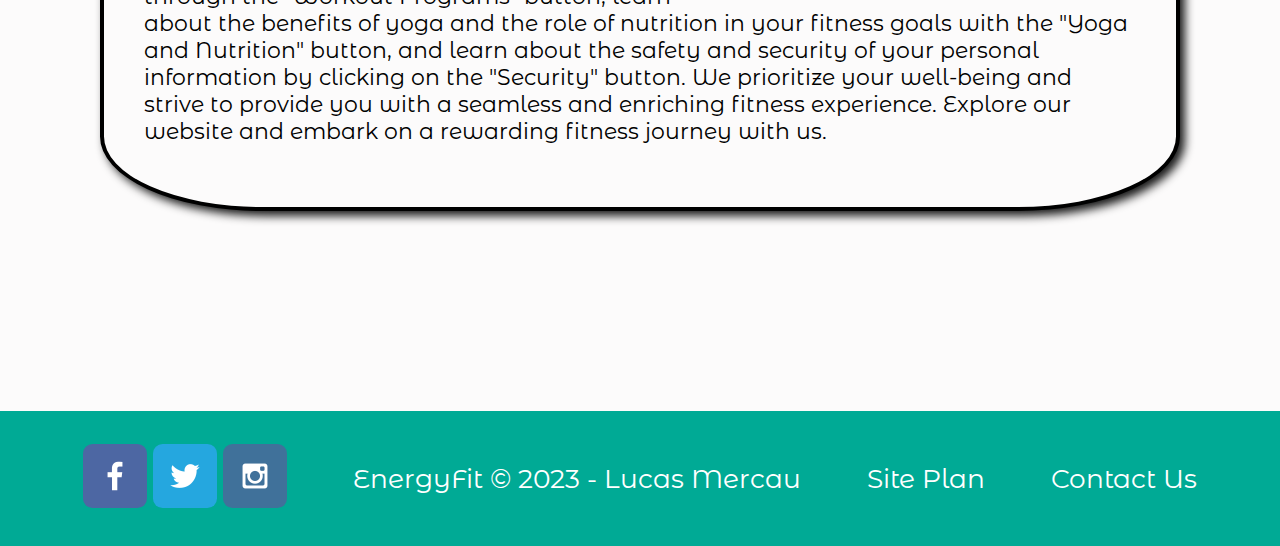
<file: energyfit/faq.html>
<!DOCTYPE html>
<html lang="en">
<head>
    <meta charset="UTF-8">
    <meta name="viewport" content="width=device-width, initial-scale=1.0">
    <title>FAQs - EnergyFit</title>
    <link rel="icon" type="image/png" href="images/energyfit-logo-browser.png">
    <link type="text/css" rel="stylesheet" href="styles/style.css">
</head>
<body>
<div id="content">
  <header>
              <a id="logo_link" href="index.html">
                  <img class="logo" src="images/energyfit-logo.png" alt="EnergyFit Logo">
              </a>
              <nav>
                  <a href="index.html">Home</a>
                  <a href="courses.html">Courses</a>
                  <a href="faq.html">FAQs</a>
                  <!-- <a href="site-plan.html">Site Plan</a> -->
                  <a href="contactus.html">Contact Us</a>
              </nav>
  </header>
  <div id="hero">
    <div id="hero-box">
        <img id="hero-img" src="images/photo-questions1.jpg" alt="A person raisng a hand">
    </div>
    <section id="hero-msg-faq">
        <h2 class="home-title">We are ready to answer your questions!</h2>
        <h4>This is a place to answer frequently asked client questions</h4>
        <div class="button-box">
            <a class="book2" href="#faq-intro">Check our different topics!</a>
        </div>
    </section>
</div>
  <main>
    <h2 id="faq-intro" style="text-align: center;">Press a button to see our FAQs</h2>
    <div id="button-section">
      <section class="button-text1">
        <button type="button" onclick="myFunction();myFunction1();myFunction2();myFunction3();" style="border-radius: 100%;"><img src="images/pesa.png" style="padding: 1em; width: 3em;" alt="Program image"></button>
        <h3>Workout<br>Programs</h3>
      </section>
      <section class="button-text2">
        <button type="button" onclick="myFunctions();myFunctions2();myFunctions3();myFunctions4()" style="border-radius: 100%;"><img src="images/nutrition.png" style="padding: 1em; width: 3em;" alt="Health image"></button>
        <h3>Yoga and<br> Nutrition</h3>
      </section>
      <section class="button-text3">
        <button type="button" onclick="myFunctions0();myFunctions02();myFunctions03();myFunctions04()" style="border-radius: 100%;"><img src="images/proteger.png" style="padding: 1em; width: 3em;" alt="Security image"></button>
        <h3>Security</h3>
      </section>
      <section class="button-text4">
        <button type="button" onclick="myFunctions10();myFunctions102();myFunctions03();myFunctions04()" style="border-radius: 100%;"><img src="images/pregunta.png" style="padding: 1em; width: 3em;" alt="FAQs image"></button>
        <h3>FAQs</h3>
      </section>
    </div>
    <p></p><br>
    <div style="padding: 100px;padding-top: 10px;">
        <div id="border">
            <img src="images/photo-questions2.jpg" alt="Someone being heard">
            <h1 id="faq">Press a button to see our FAQs</h1>
            <p id="demo">With the buttons to choose from, you can access to questions about personalized training programs through the "Workout Programs" button, learn about the benefits of yoga and the role of nutrition in your fitness goals with the "Yoga and Nutrition" button, and learn about the safety and security of your personal information by clicking on the "Security" button. We prioritize your well-being and strive to provide you with a seamless and enriching fitness experience. Explore our website and embark on a rewarding fitness journey with us.</p>
            <h1 id="faq2" style="display: none;">What are you waiting for!</h1>
            <p id="demo2"></p>
        </div>
    </div>
  </main>
  <footer class="river-footer">
              <div class="social">
                  <a href="https://facebook.com" target="_blank">
                      <img src="images/facebook.png" alt="fb icon">
                  </a>
                  <a href="https://twitter.com" target="_blank">
                      <img src="images/twitter.png" alt="twitter icon">
                  </a>
                  <a href="https://instagram.com" target="_blank">
                      <img src="images/instagram.png" alt="instagram icon">
                  </a>
              </div> 
              <p>EnergyFit &copy; 2023 - Lucas Mercau</p>
              <p><a href="site-plan.html">Site Plan</a></p>
              <p><a href="contactus.html">Contact Us</a></p>
              
  </footer>
</div>
<script>
function myFunction1() { 
  document.getElementById("faq").innerHTML = "How do I get started with personalized training programs?";
}
function myFunction() { 
  document.getElementById("demo").innerHTML = 'To get started with our personalized training programs, simply navigate to the "Courses" section on our website. There, you will find a variety of programs tailored to different goals and fitness levels. Select the program that aligns with your objectives and follow the instructions to sign up. We will then gather information about your fitness goals, current fitness level, and any specific preferences or limitations you may have to create a customized program just for you.<br>';
  document.getElementById("border").style.borderRadius = '15%'
}
function myFunction3() { 
  document.getElementById("faq2").innerHTML = "What kind of equipment do I need for the workout programs?";
  document.getElementById("faq2").style.display='block'
}
function myFunction2() { 
  document.getElementById("demo2").innerHTML = "Our workout programs are designed to be flexible and adaptable to various settings. While some programs may require basic equipment like dumbbells or resistance bands, we also offer bodyweight workouts that require no equipment at all. Each program description will indicate the recommended equipment, but rest assured, we have options available for individuals with different access to fitness equipment.<br><br><br>";
}

function myFunctions2() { 
  document.getElementById("faq").innerHTML = "How can yoga benefit my fitness journey?";
}
function myFunctions() { 
  document.getElementById("demo").innerHTML = "Yoga offers a multitude of benefits for your fitness journey. It improves flexibility, builds strength, enhances balance and coordination, and promotes overall mind-body connection. Additionally, yoga can help reduce stress and improve mental well-being. Our yoga course is suitable for all levels, from beginners to experienced practitioners, and our instructors will guide you through each practice to ensure you gain the maximum benefits.";
}
function myFunctions4() { 
  document.getElementById("faq2").innerHTML = "How does nutrition play a role in my fitness goals?";
  document.getElementById("faq2").style.display='block'
  document.getElementById("border").style.borderRadius = '16%'
}
function myFunctions3() { 
  document.getElementById("demo2").innerHTML = "Nutrition is a crucial aspect of achieving your fitness goals. Proper nutrition fuels your body, provides essential nutrients, and aids in recovery. Our nutrition experts can guide you on making healthy food choices, creating balanced meal plans, and addressing specific dietary requirements or goals. By combining proper nutrition with your fitness regimen, you can optimize your results and support your overall well-being.";
}

function myFunctions02() { 
  document.getElementById("faq").innerHTML = "Is my personal information safe and secure on the site?";
}
function myFunctions0() { 
  document.getElementById("demo").innerHTML = "Yes, the privacy and security of your personal information are of utmost importance to us. We adhere to strict data protection policies and ensure that all personal information provided is treated with confidentiality. We take appropriate measures to safeguard your data and use it only for the purposes outlined in our privacy policy. Your information is in safe hands.";
  document.getElementById("border").style.borderRadius = '15%'
}
function myFunctions04() { 
  document.getElementById("faq2").innerHTML = "";
}
function myFunctions03() { 
  document.getElementById("demo2").innerHTML = "";
}
function myFunctions102() { 
  document.getElementById("faq").innerHTML = "Press a button to see our FAQs";
  document.getElementById("border").style.borderRadius = '15%'
}
function myFunctions10() { 
  document.getElementById("demo").innerHTML = 'With the buttons to choose from, you can access to questions about personalized training programs through the "Workout Programs" button, learn about the benefits of yoga and the role of nutrition in your fitness goals with the "Yoga and Nutrition" button, and learn about the safety and security of your personal information by clicking on the "Security" button. We prioritize your well-being and strive to provide you with a seamless and enriching fitness experience. Explore our website and embark on a rewarding fitness journey with us.';
}
function myFunctions05() { 
  document.getElementById("borber").innerHTML = "";
}
</script>

</body>
</html>
</file>
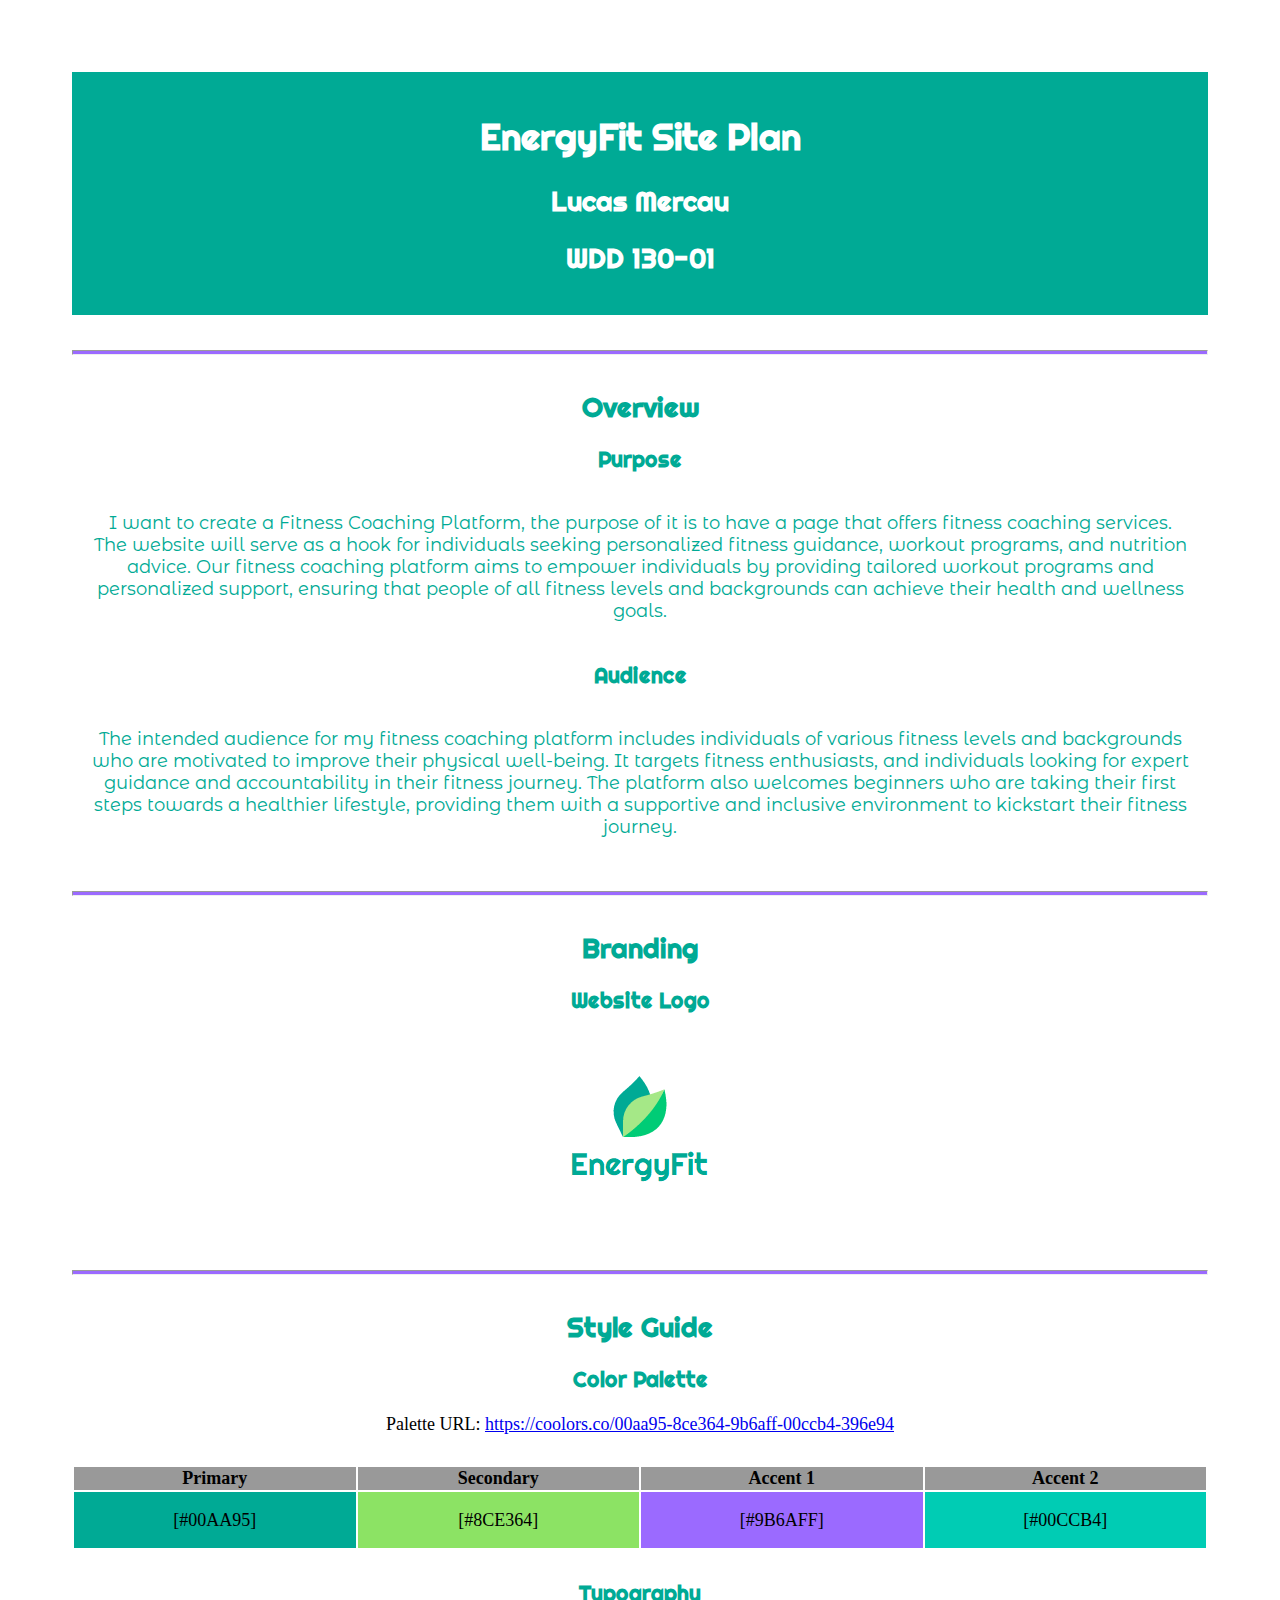
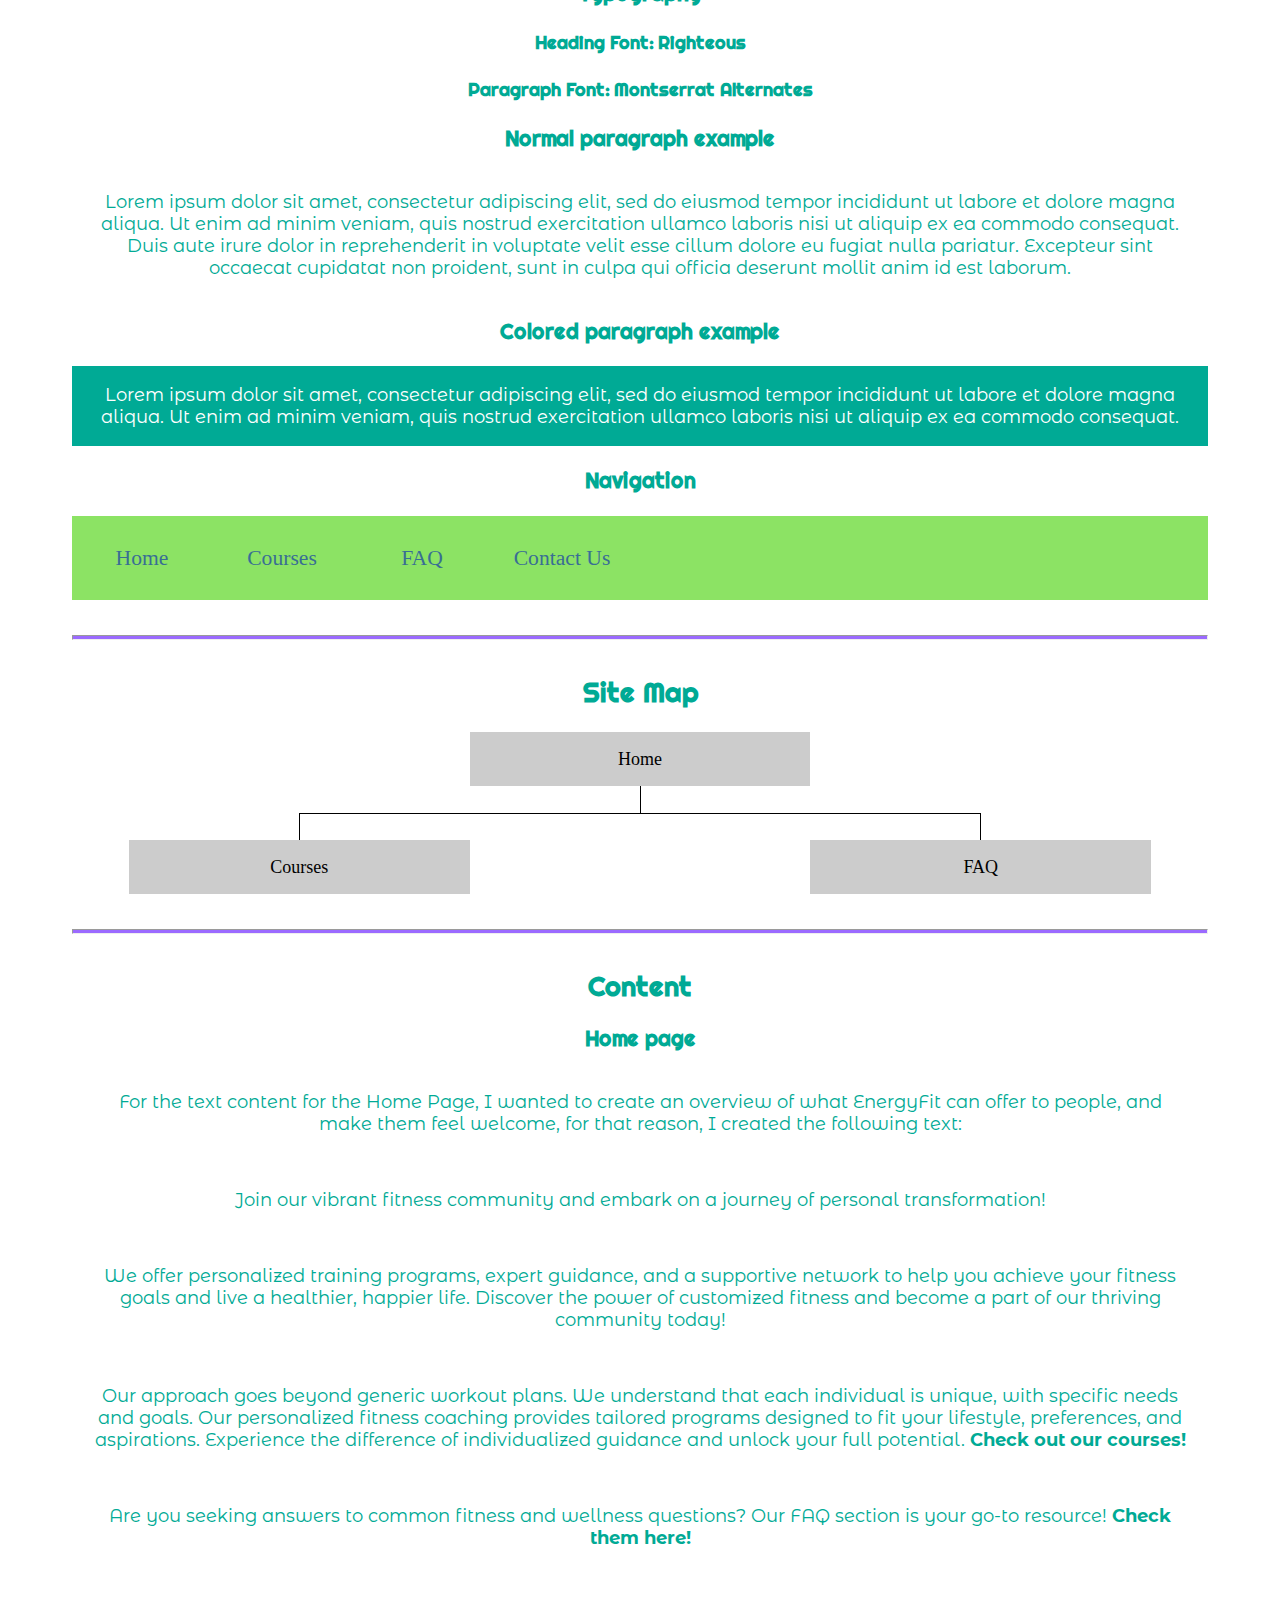
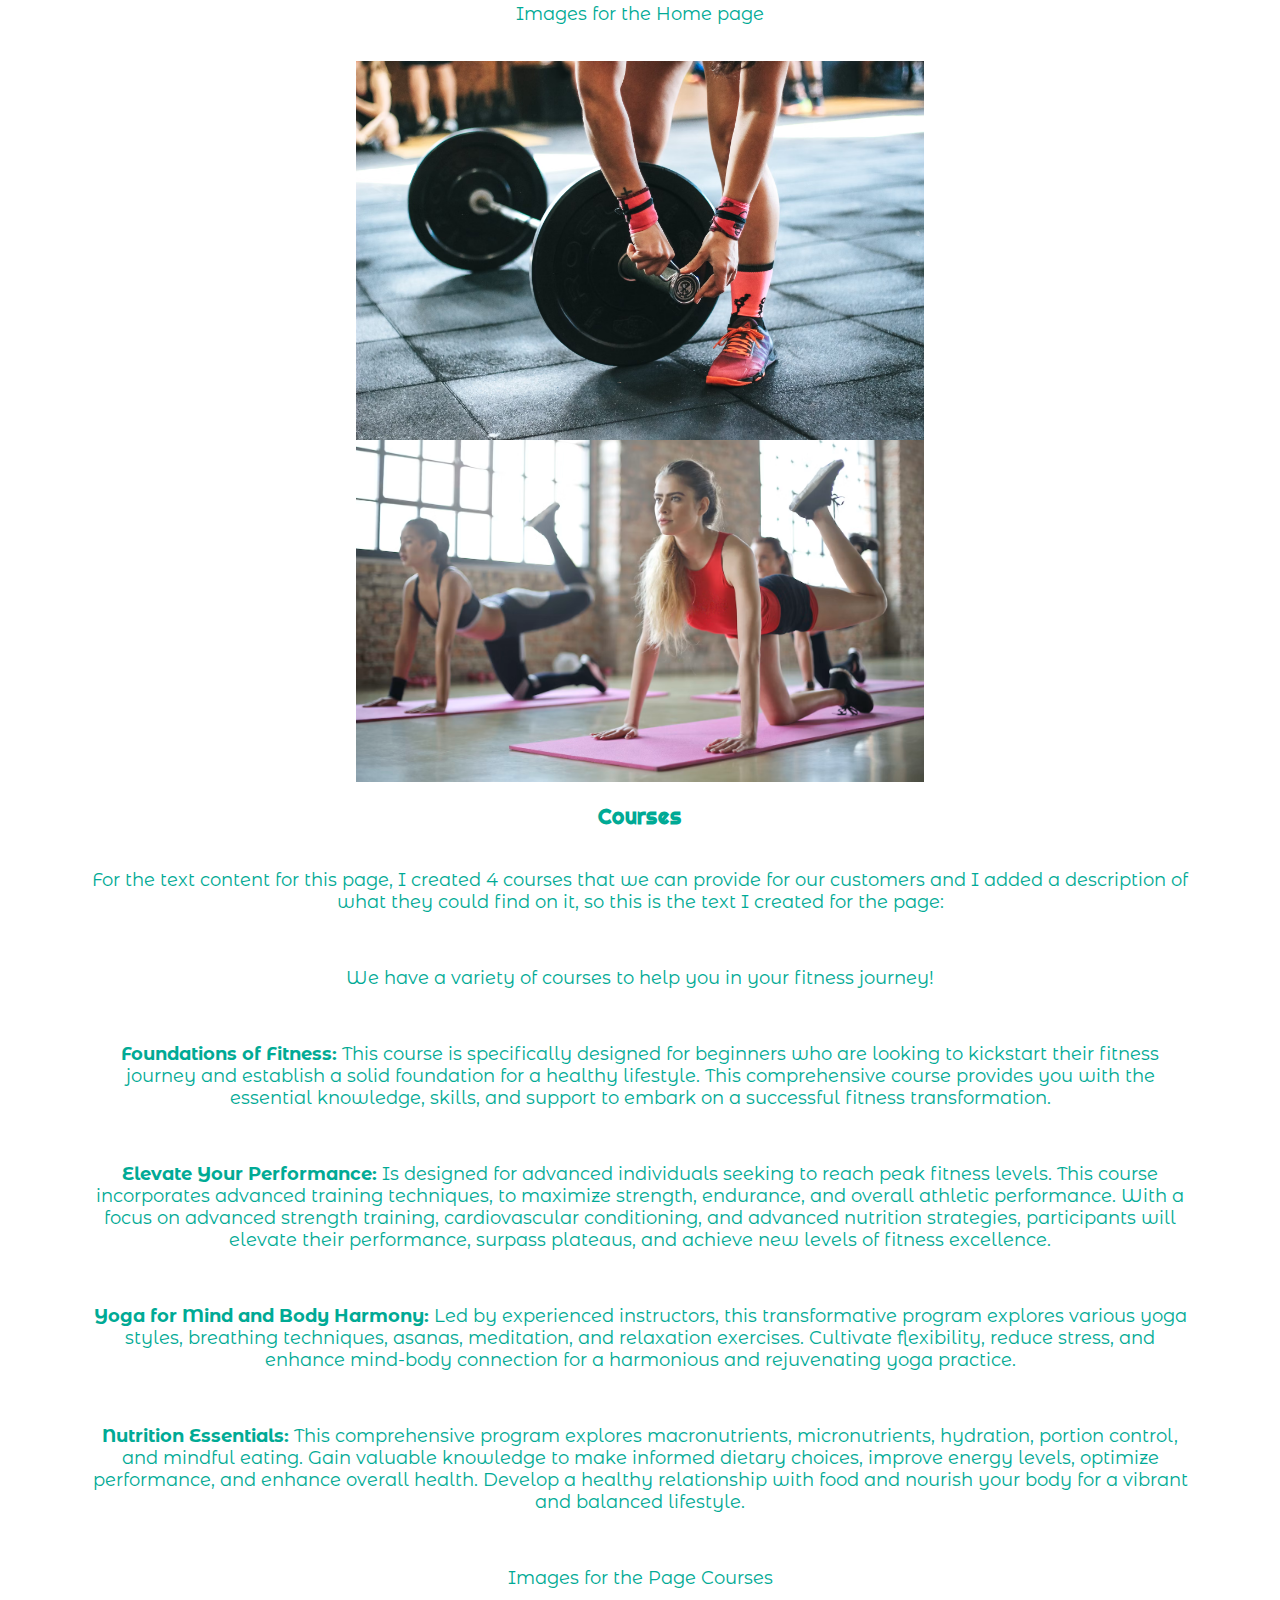
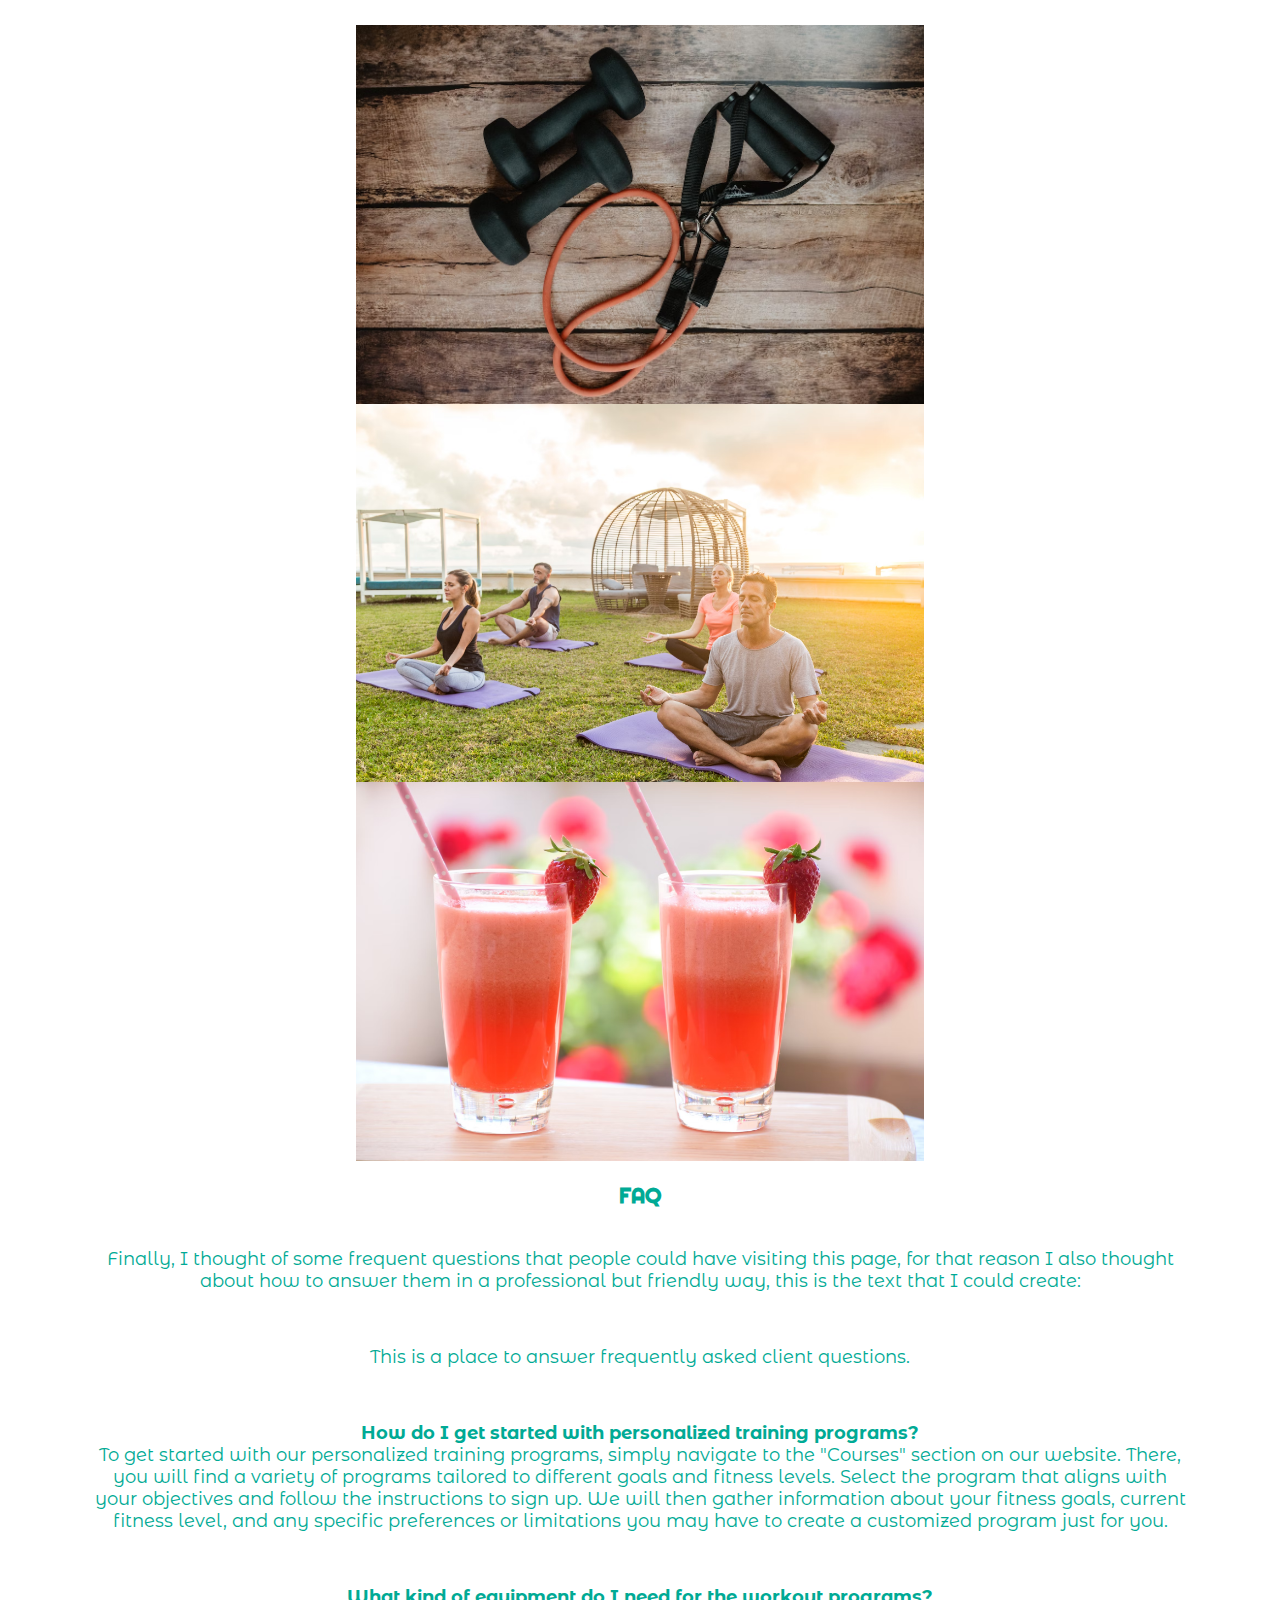
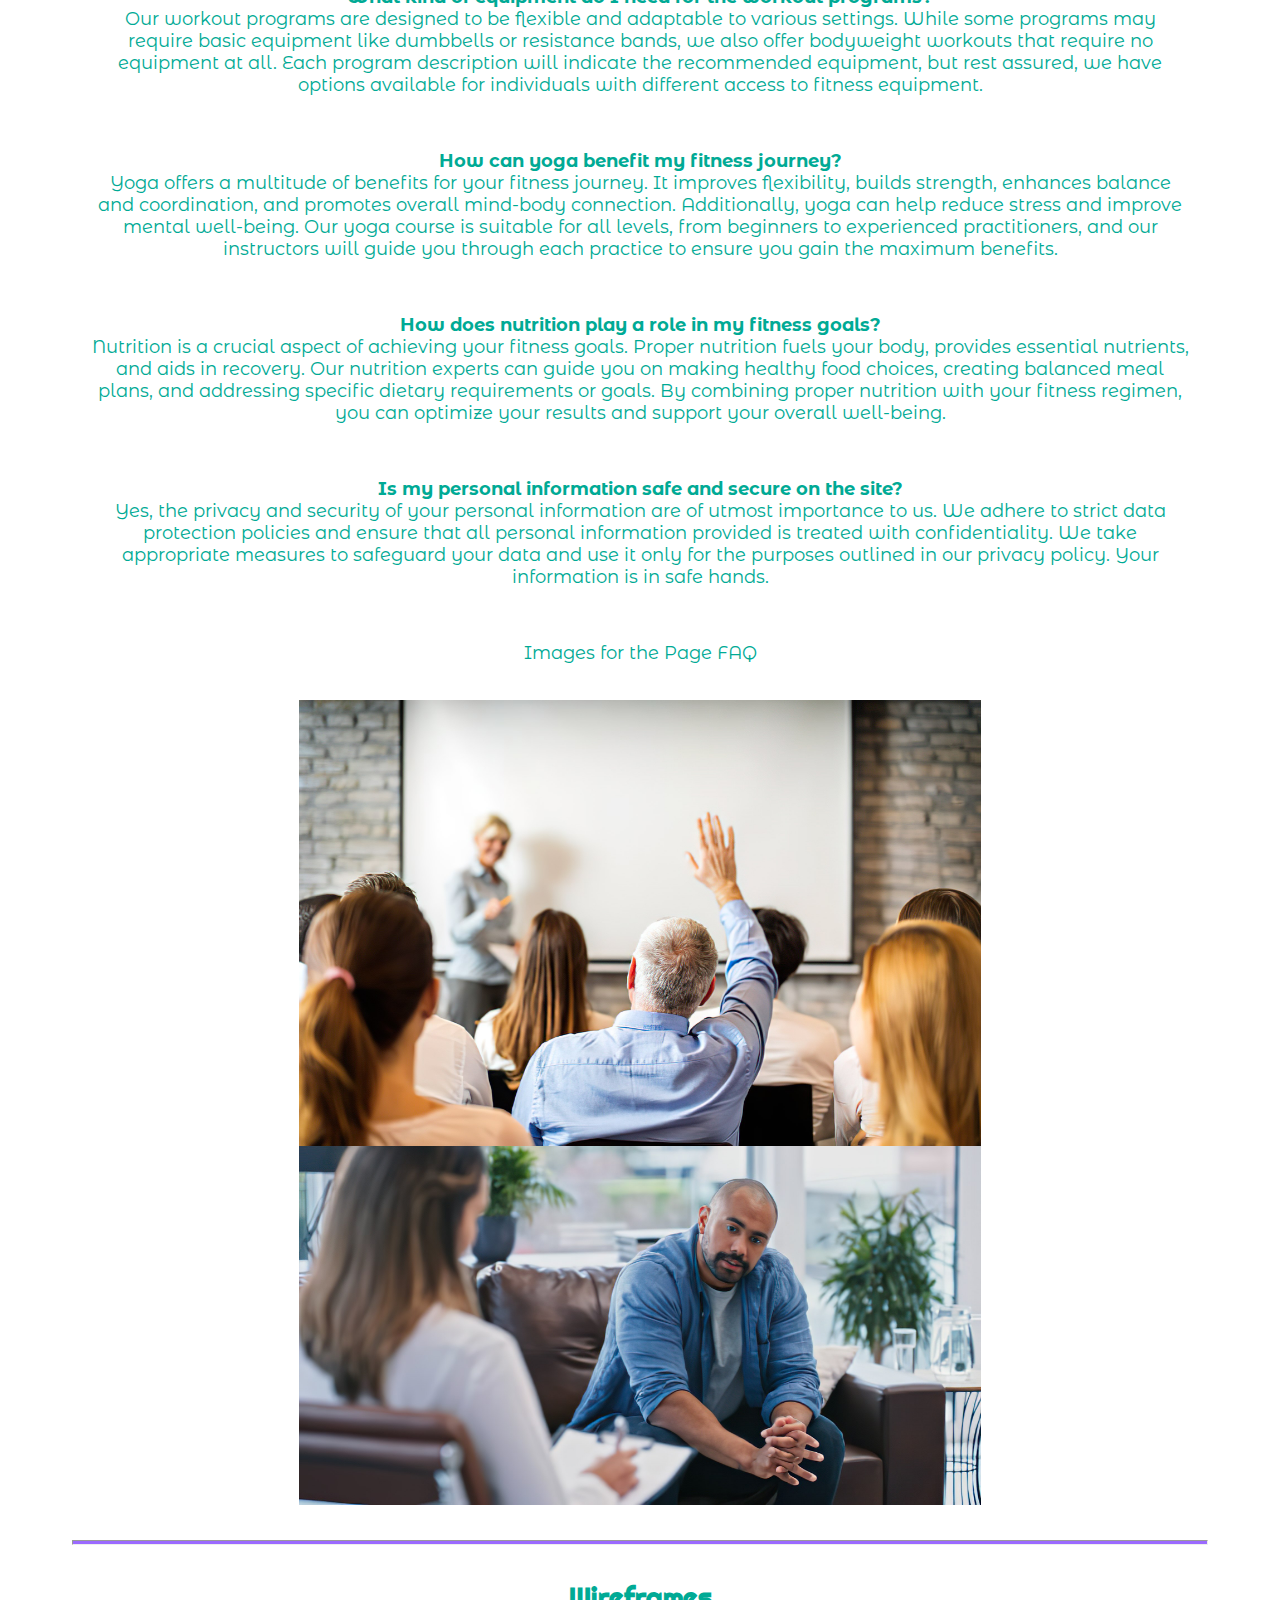
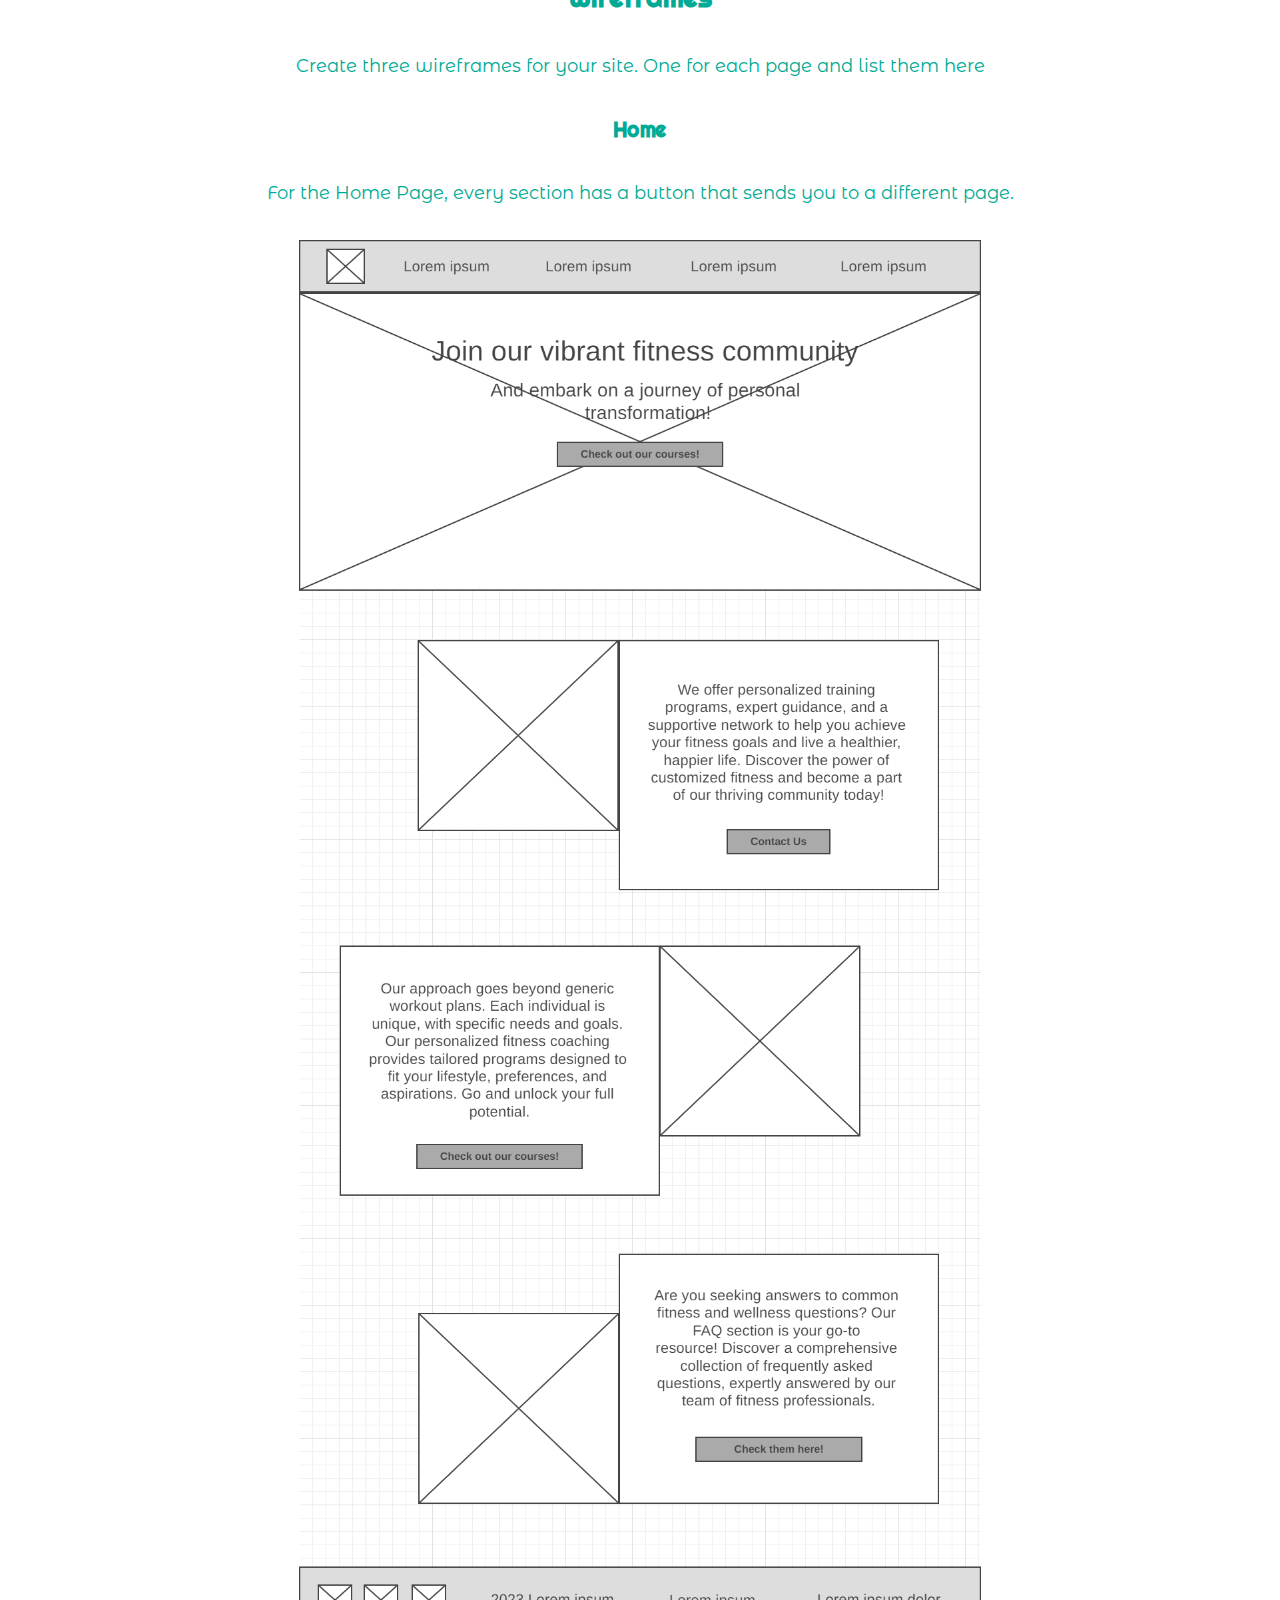
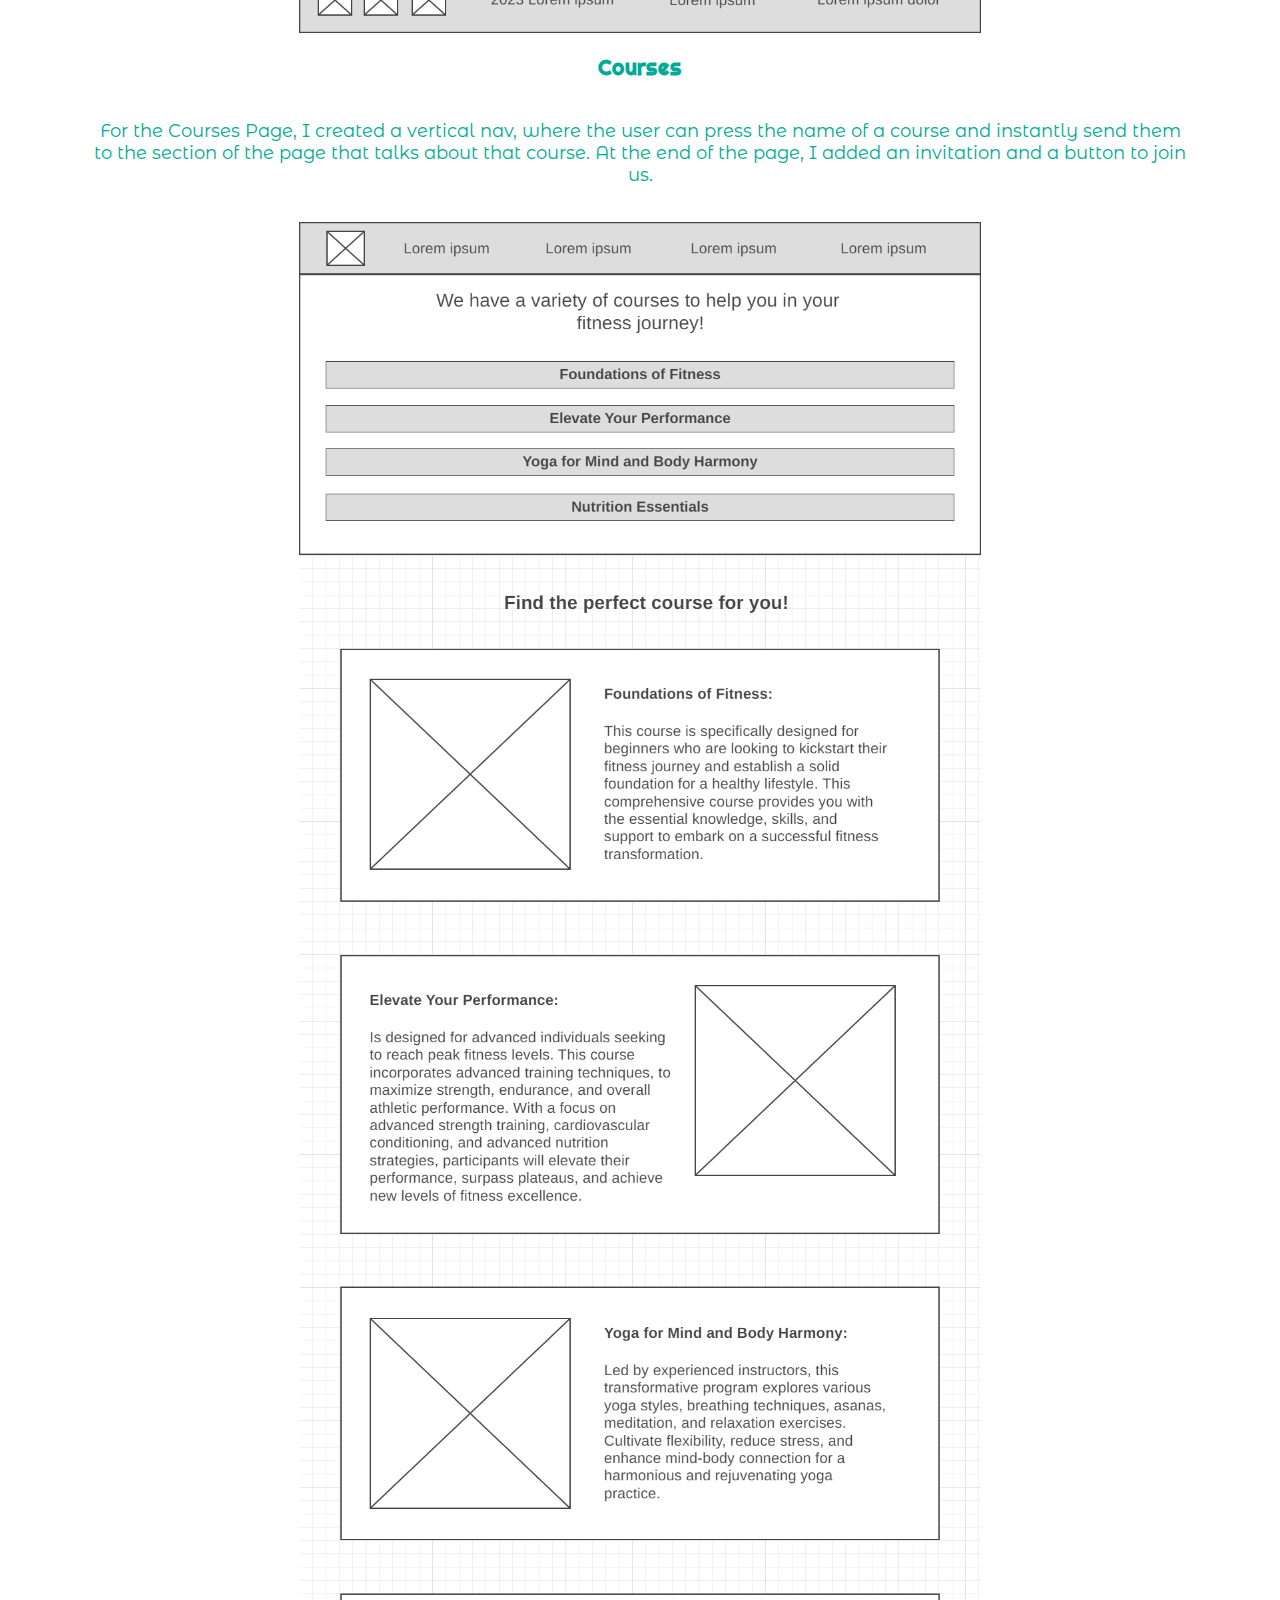
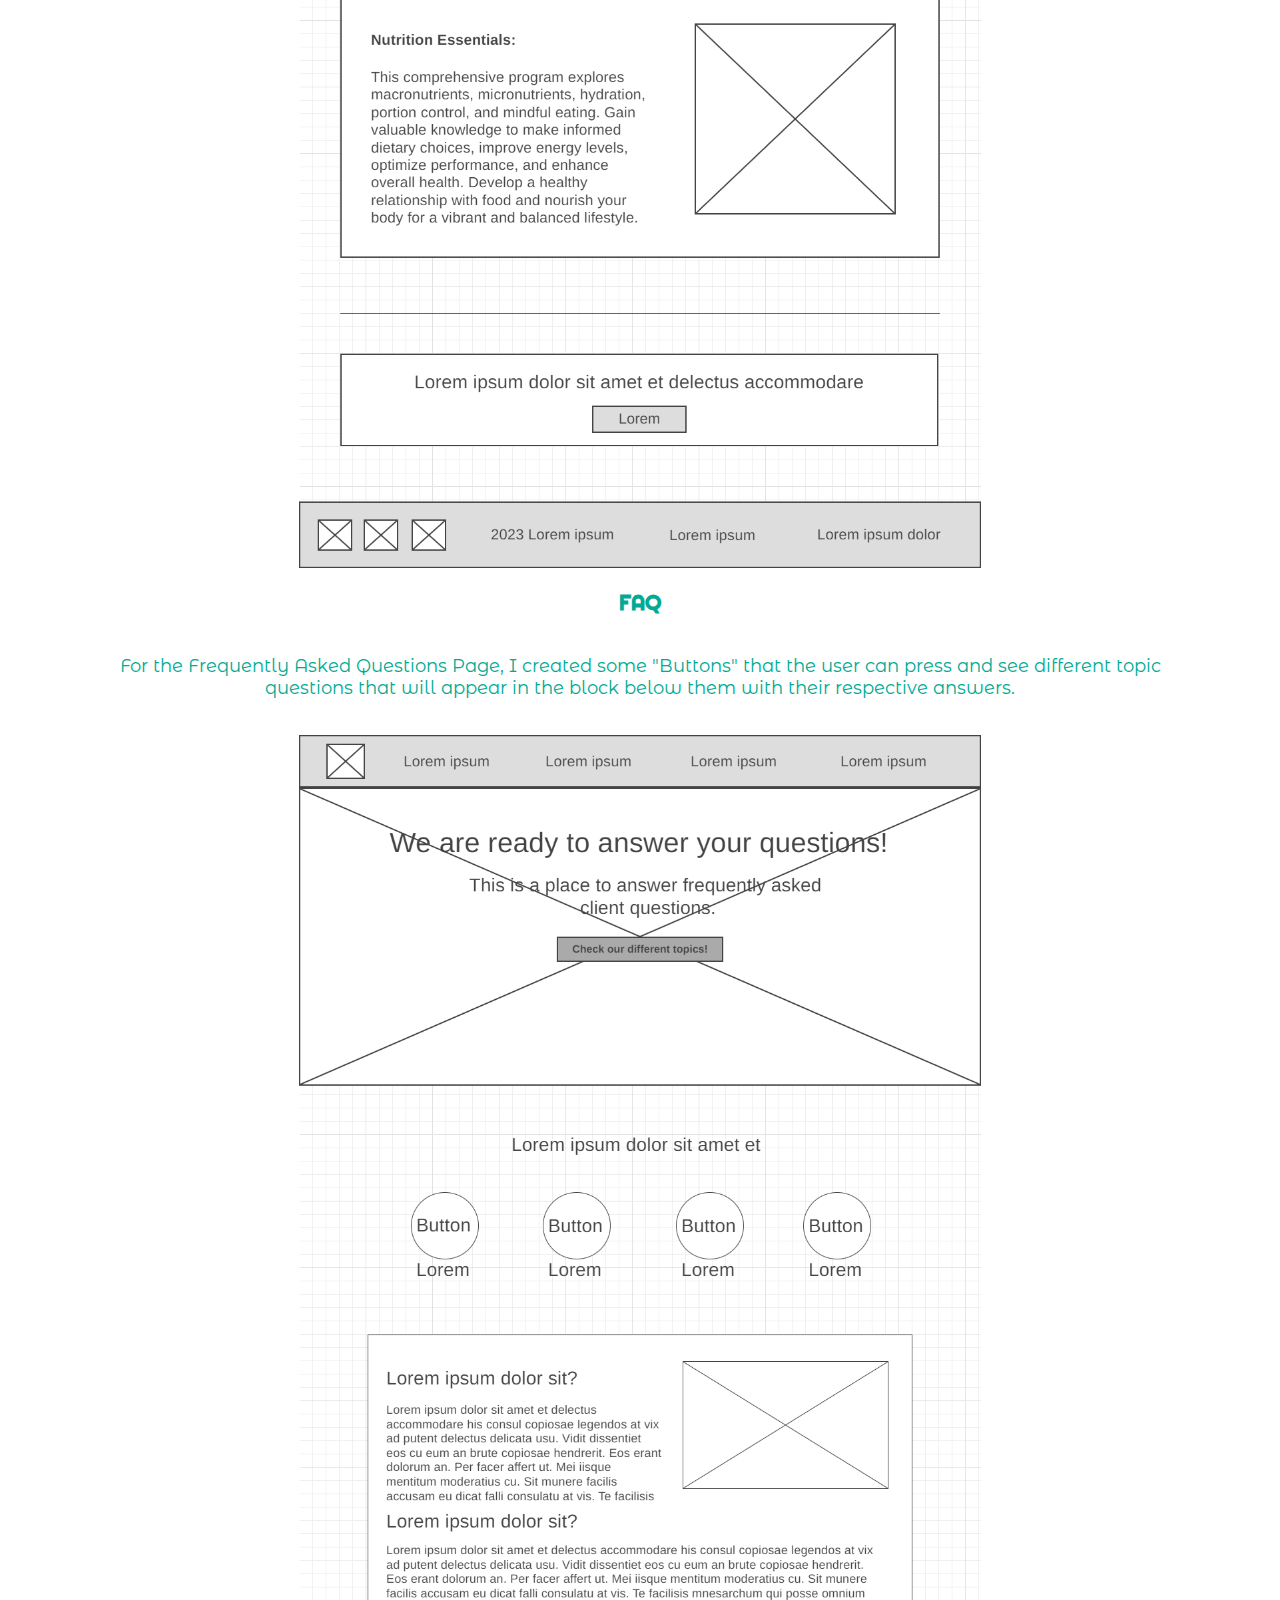
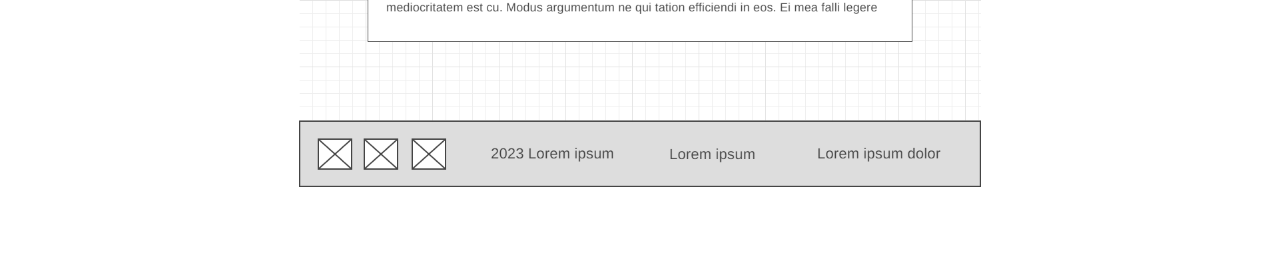
<file: energyfit/site-plan.html>
<!DOCTYPE html>
<html lang="en-us">
    
  <head>
    <meta charset="utf-8">
    <title>Site Plan</title>
    <link type="text/css" rel="stylesheet" href="styles/site-plan.css">
    <link rel="icon" type="image/png" href="images/energyfit-logo-browser.png">
  </head>

  <body>
    <header>
      <h1>EnergyFit Site Plan</h1>
      <h2>Lucas Mercau</h2>
      <h2>WDD 130-01</h2>
      <!-- In the header above, add the name or your site, your name and class number. For example if you are in section 3 you would put WDD 130.03 -->
    </header>
    <main>

      <!-- ------------------------Steps 2-3------------------------------ -->
      <hr>
      <h2>Overview</h2>
      <h3>Purpose</h3>
      <p>I want to create a Fitness Coaching Platform, 
        the purpose of it is to have a page that offers 
        fitness coaching services. The website will serve as a 
        hook for individuals seeking personalized fitness guidance, 
        workout programs, and nutrition advice. Our fitness coaching 
        platform aims to empower individuals by providing tailored 
        workout programs and personalized support, ensuring that people 
        of all fitness levels and backgrounds can achieve 
        their health and wellness goals.</p>  <!-- change this -->


      <h3>Audience</h3>
      <p>The intended audience for my fitness coaching platform 
        includes individuals of various fitness levels and 
        backgrounds who are motivated to improve their physical 
        well-being. It targets fitness enthusiasts, and individuals 
        looking for expert guidance and accountability in their fitness 
        journey. The platform also welcomes beginners who are taking their 
        first steps towards a healthier lifestyle, providing them with a 
        supportive and inclusive environment to kickstart their fitness journey.
        </p>  <!-- change this -->

      <hr>
      <h2>Branding</h2>
      <h3>Website Logo</h3>
      <!-- Replace this with some sort of logo for your site.  A logo can be as simple as the name of your site in a nice font :) -->
      <img src="images/energyfit-logo.png" alt="Logo image">
      <hr>
      <h2>
        Style Guide
      </h2>

      <!-- ------------------------Steps 4-8------------------------------ -->

      <h3>
        Color Palette
      </h3>
      <!--  The colors you choose for a website are one of the most important decisions you will make. Follow the instructions on the activity in iLearn then return and replace the color codes below with the hex color codes (the 6 digit numbers that show at the bottom of each color) for the colors you have chosen below.  You should have at least 2 colors but do not have to fill in all 4 if you do not need them.  -->

      <!-- Copy and paste the URL to your finished palette below Make sure to paste it into both spots -->
      Palette URL: <a href="https://coolors.co/00aa95-8ce364-9b6aff-00ccb4-396e94" target="_blank">https://coolors.co/00aa95-8ce364-9b6aff-00ccb4-396e94</a>


      <table class="colors">
        <tr><th>Primary</th><th>Secondary</th><th>Accent 1</th><th>Accent 2</th></tr>
        <!-- Replace the numbers in the boxes below with your hex color codes. Then switch to the site-plan.css file and change your colors there as well. -->
        <tr><td class="primary">[#00AA95]</td><td class="secondary">[#8CE364]</td><td class="accent1">[#9B6AFF]</td><td class="accent2">[#00CCB4]</td></tr>
      </table>

      <!-- ------------------------Step 9------------------------------ -->

      <h3>
        Typography
      </h3>
      <!-- Choose a font for your paragraphs (body copy) and headlines. What font(s) have you chosen? Why did you choose what you did?  Make sure to review the list of web safe fonts at W3Schools.org as a starting point.  Think also about which of your colors above you might use for background and font colors. -->

      <h4>
        Heading Font: Righteous  <!-- change this -->
      </h4>
      <h4>
        Paragraph Font: Montserrat Alternates  <!-- change this -->
      </h4>
      <h3>
        Normal paragraph example
      </h3>
      <p>
        Lorem ipsum dolor sit amet, consectetur adipiscing elit, sed do eiusmod tempor incididunt ut labore et dolore magna aliqua. Ut enim ad minim veniam, quis nostrud exercitation ullamco laboris nisi ut aliquip ex ea commodo consequat. Duis aute irure dolor in reprehenderit in voluptate velit esse cillum dolore eu fugiat nulla pariatur. Excepteur sint occaecat cupidatat non proident, sunt in culpa qui officia deserunt mollit anim id est laborum.
      </p>
      <h3>
        Colored paragraph example
      </h3>
      <p class="colored">
        Lorem ipsum dolor sit amet, consectetur adipiscing elit, sed do eiusmod tempor incididunt ut labore et dolore magna aliqua. Ut enim ad minim veniam, quis nostrud exercitation ullamco laboris nisi ut aliquip ex ea commodo consequat. 
      </p>

      <!-- ------------------------Step 10------------------------------ -->

      <h3>
        Navigation
      </h3>
      <!-- Think about how you want your navigation bar to look. In the site-plan.css file change the colors to your colors to get the look you desire. --> 
      <nav>
        <a href="index.html">Home</a>
        <a href="courses.html">Courses</a>
        <a href="faq.html">FAQ</a>
        <a href="contactus.html">Contact Us</a>
      </nav>
      <hr>
      <h2>
        Site Map
      </h2>
      <div class="sitemap">
        <div class="sm-home">
          Home
        </div>
        <div class="sm-page2">
          Courses <!-- change this -->
        </div>
        <div class="sm-page3">
          FAQ  <!-- change this -->
        </div>

        <div class="top">
          &nbsp;
        </div>
        <div class="left">
          &nbsp;
        </div>
        <div class="right">
          &nbsp;
        </div>

      </div>

      <!-- --------Content Section -------------- -->
      <hr>
      <h2>
        Content
      </h2>
      <h3>Home page</h3>
      <p>For the text content for the Home Page, I wanted to create an overview of what EnergyFit can offer to people, and make them feel welcome, for that reason, I created the following text:</p>
      <p>Join our vibrant fitness community and embark on a journey of personal transformation!
      </p>
      <p>
        We offer personalized training programs, expert guidance, and a supportive network to help you achieve your fitness goals and live a healthier, happier life. Discover the power of customized fitness and become a part of our thriving community today!
      </p>
      <p>
        Our approach goes beyond generic workout plans. We understand that each individual is unique, with specific needs and goals. Our personalized fitness coaching provides tailored programs designed to fit your lifestyle, preferences, and aspirations. Experience the difference of individualized guidance and unlock your full potential. <b>Check out our courses!</b>
      </p>
      <p>
        Are you seeking answers to common fitness and wellness questions? Our FAQ section is your go-to resource! <b>Check them here!</b>
      </p>
      <p>Images for the Home page</p>
        <img src="images/photo-lifting.jpg" alt="image for homepage" style="width:50%;">
        <img src="images/photo-teams-3.png" alt="image for homepage" style="width:50%;">
      <h3>Courses</h3>
      <p>For the text content for this page, I created 4 courses that we can provide for our customers and I added a description of what they could find on it, so this is the text I created for the page:</p>
      <p>We have a variety of courses to help you in your fitness journey!</p>
      <p>
        <b>Foundations of Fitness:</b> This course is specifically designed for beginners who are looking to kickstart their fitness journey and establish a solid foundation for a healthy lifestyle. This comprehensive course provides you with the essential knowledge, skills, and support to embark on a successful fitness transformation.

      </p>
      <p>
        <b>Elevate Your Performance:</b>
        Is designed for advanced individuals seeking to reach peak fitness levels. This course incorporates advanced training techniques, to maximize strength, endurance, and overall athletic performance. With a focus on advanced strength training, cardiovascular conditioning, and advanced nutrition strategies, participants will elevate their performance, surpass plateaus, and achieve new levels of fitness excellence.

      </p>
      <p>
        <b>Yoga for Mind and Body Harmony:</b>
        Led by experienced instructors, this transformative program explores various yoga styles, breathing techniques, asanas, meditation, and relaxation exercises. Cultivate flexibility, reduce stress, and enhance mind-body connection for a harmonious and rejuvenating yoga practice.

      </p>
      <p>
        <b>Nutrition Essentials:</b>
        This comprehensive program explores macronutrients, micronutrients, hydration, portion control, and mindful eating. Gain valuable knowledge to make informed dietary choices, improve energy levels, optimize performance, and enhance overall health. Develop a healthy relationship with food and nourish your body for a vibrant and balanced lifestyle. 

      </p>
      <p>Images for the Page Courses</p>
        <img src="images/photo-jumping.jpg" alt="image for page" style="width:50%;">
        <img src="images/photo-yoga.jpg" alt="image for page" style="width:50%;">
        <img src="images/photo-drinks.jpg" alt="image for page" style="width:50%;">
      <h3>FAQ</h3>
      <p>Finally, I thought of some frequent questions that people could have visiting this page, for that reason I also thought about how to answer them in a professional but friendly way, this is the text that I could create:</p>
      <p>This is a place to answer frequently asked client questions.</p>
      <p>
        <b>How do I get started with personalized training programs?</b> <br>To get started with our personalized training programs, simply navigate to the "Courses" section on our website. There, you will find a variety of programs tailored to different goals and fitness levels. Select the program that aligns with your objectives and follow the instructions to sign up. We will then gather information about your fitness goals, current fitness level, and any specific preferences or limitations you may have to create a customized program just for you.
      </p>
      <p> 
        <b>What kind of equipment do I need for the workout programs?</b> <br> Our workout programs are designed to be flexible and adaptable to various settings. While some programs may require basic equipment like dumbbells or resistance bands, we also offer bodyweight workouts that require no equipment at all. Each program description will indicate the recommended equipment, but rest assured, we have options available for individuals with different access to fitness equipment.
      </p>
      <p>
        <b>How can yoga benefit my fitness journey?</b> <br> Yoga offers a multitude of benefits for your fitness journey. It improves flexibility, builds strength, enhances balance and coordination, and promotes overall mind-body connection. Additionally, yoga can help reduce stress and improve mental well-being. Our yoga course is suitable for all levels, from beginners to experienced practitioners, and our instructors will guide you through each practice to ensure you gain the maximum benefits.
      </p>
      <p>
        <b>How does nutrition play a role in my fitness goals?</b> <br> Nutrition is a crucial aspect of achieving your fitness goals. Proper nutrition fuels your body, provides essential nutrients, and aids in recovery. Our nutrition experts can guide you on making healthy food choices, creating balanced meal plans, and addressing specific dietary requirements or goals. By combining proper nutrition with your fitness regimen, you can optimize your results and support your overall well-being.
      </p>
      <p>
        <b>Is my personal information safe and secure on the site?</b> <br> Yes, the privacy and security of your personal information are of utmost importance to us. We adhere to strict data protection policies and ensure that all personal information provided is treated with confidentiality. We take appropriate measures to safeguard your data and use it only for the purposes outlined in our privacy policy. Your information is in safe hands.
      </p>
      <p>Images for the Page FAQ</p>
        <img src="images/photo-questions1.jpg" alt="a person raisng a hand" style="width:60%;">
        <img src="images/photo-questions2.jpg" alt="someone being heard" style="width:60%;">
      <hr>
      <h2>
        Wireframes
      </h2>
      <p>
        Create three wireframes for your site. One for each page and list them here</p>

      <h3>Home</h3>
      <p>         
        For the Home Page, every section has a button that sends you to a different page.
      </p>
      <img src="images/home-wireframe.png" alt="home page wireframe" style="width:60%;">

      <h3>Courses</h3>
      <p>         
        For the Courses Page, I created a vertical nav, where the user can press the name of a course and instantly send them to the section of the page that talks about that course. At the end of the page, I added an invitation and a button to join us.
      </p>
      <img src="images/courses-wireframe-2.png" alt="page 2 wireframe" style="width:60%;">

      <h3>FAQ</h3>
      <p>         
        For the Frequently Asked Questions Page, I created some "Buttons" that the user can press and see different topic questions that will appear in the block below them with their respective answers.
      </p>
      <img src="images/faq-wireframe.png" alt="page 3 wireframe" style="width:60%;">
    </main>
  </body>
</html>
</file>
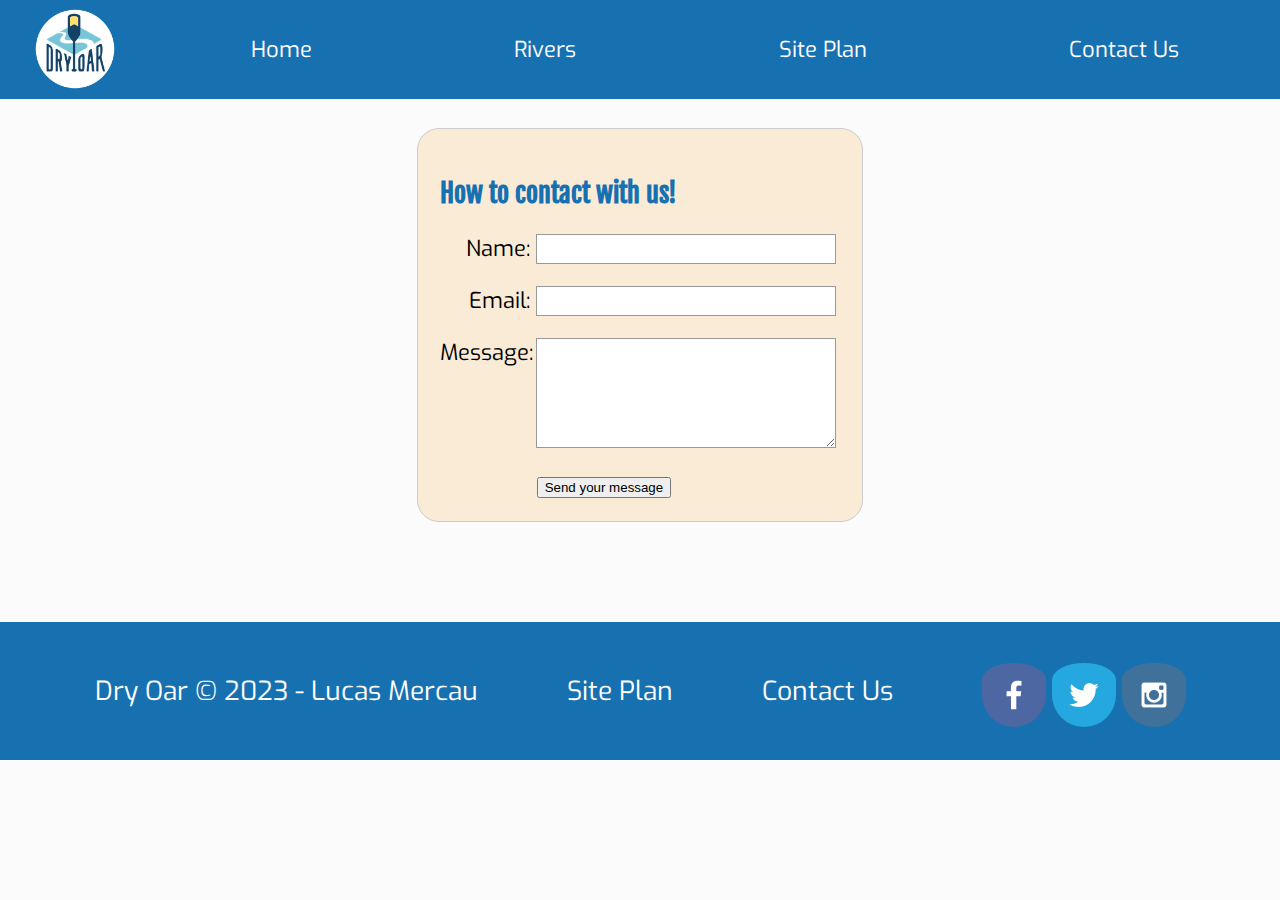
<file: wwr/contactus.html>
<!DOCTYPE html>
<html lang="en">
<head>
    <meta charset="UTF-8">
    <meta http-equiv="X-UA-Compatible" content="IE=edge">
    <meta name="viewport" content="width=device-width, initial-scale=1.0">
    <title>Contact Us</title>
    <link type="text/css" rel="stylesheet" href="styles/style.css">
    <link rel="icon" type="image/png" href="https://byui-wdd.github.io/wdd130/rafting_images/dryoarlogo.png">

</head>
<body>
<style>
form {
  /* Center the form on the page */
  margin: 0 auto;
  width: 400px;
  /* Form outline */
  padding: 1em;
  border: 1px solid #ccc;
  border-radius: 1em;
}

ul {
  list-style: none;
  padding: 0;
  margin: 0;
}

form li + li {
  margin-top: 1em;
}

label {
  /* Uniform size & alignment */
  display: inline-block;
  width: 90px;
  text-align: right;
}

input,
textarea {
  /* To make sure that all text fields have the same font settings
     By default, textareas have a monospace font */
  font: 1em sans-serif;

  /* Uniform text field size */
  width: 300px;
  box-sizing: border-box;

  /* Match form field borders */
  border: 1px solid #999;
}

input:focus,
textarea:focus {
  /* Additional highlight for focused elements */
  border-color: #000;
}

textarea {
  /* Align multiline text fields with their labels */
  vertical-align: top;

  /* Provide space to type some text */
  height: 5em;
}

.button {
  /* Align buttons with the text fields */
  padding-left: 90px; /* same size as the label elements */
}

button {
  /* This extra margin represent roughly the same space as the space
     between the labels and their text fields */
  margin-left: 0.5em;
}

form {
  background-color: antiquewhite;
}


</style>  
    <div id="content" class="river-page">
        <header>
            <a id="logo_link" href="index.html">
                <img class="logo" src="images/logo.png" alt="Dry Oar Logo">
            </a>
            <nav>
                <a href="index.html">Home</a>
                <a href="rivers.html">Rivers</a>
                <a href="site-plan-rafting.html">Site Plan</a>
                <a href="contactus.html">Contact Us</a>
            </nav>
        </header>
        <main>
            <br>
            <div id="feedback"></div>
            <form action="/my-handling-form-page" method="post">
                <h3 id="UT" class="color fonth3">How to contact with us!</h3>
                <ul>
                  <li>
                    <label for="name">Name:</label>
                    <input type="text" id="name" name="user_name" />
                  </li>
                  <li>
                    <label for="mail">Email:</label>
                    <input type="email" id="mail" name="user_email" />
                  </li>
                  <li>
                    <label for="msg">Message:</label>
                    <textarea id="msg" name="user_message"></textarea>                   
                  </li>
                  <li class="button">
                    <button type="submit">Send your message</button>
                  </li>
                </ul>
            </form>
        </main>
        <footer class="river-footer">
            <p>Dry Oar &copy; 2023 - Lucas Mercau</p>
            <p><a href="site-plan-rafting.html">Site Plan</a></p>
            <p><a href="contactus.html">Contact Us</a></p>
            <div class="social">
                <a href="https://facebook.com" target="_blank">
                    <img src="images/facebook.png" alt="fb icon">
                </a>
                <a href="https://twitter.com" target="_blank">
                    <img src="images/twitter.png" alt="twitter icon">
                </a>
                <a href="https://instagram.com" target="_blank">
                    <img src="images/instagram.png" alt="instagram icon">
                </a>
            </div>
        </footer>
    </div>
    <script>
        // get the feedback div element so we can do something with it.
        const feedbackElement = document.getElementById('feedback');
        // get the form so we can read what was entered in it.
        const formElement = document.forms[0];
        // add a 'listener' to wait for a submission of our form. When that happens run the code below.
        formElement.addEventListener('submit', function(e) {
            // stop the form from doing the default action.
            e.preventDefault();
            // set the contents of our feedback element to a message letting the user know the form was submitted successfully. Notice that we pull the name that was entered in the form to personalize the message!
            feedbackElement.innerHTML = 'Hello '+ formElement.user_name.value +'! Thank you for your message. We will get back with you as soon as possible!';
            // make the feedback element visible.
            feedbackElement.style.display = "block";
            // add a class to move everything down so our message doesn't cover it.
            document.body.classList.toggle('moveDown');
        });
    </script>
</body>
</html>
</file>
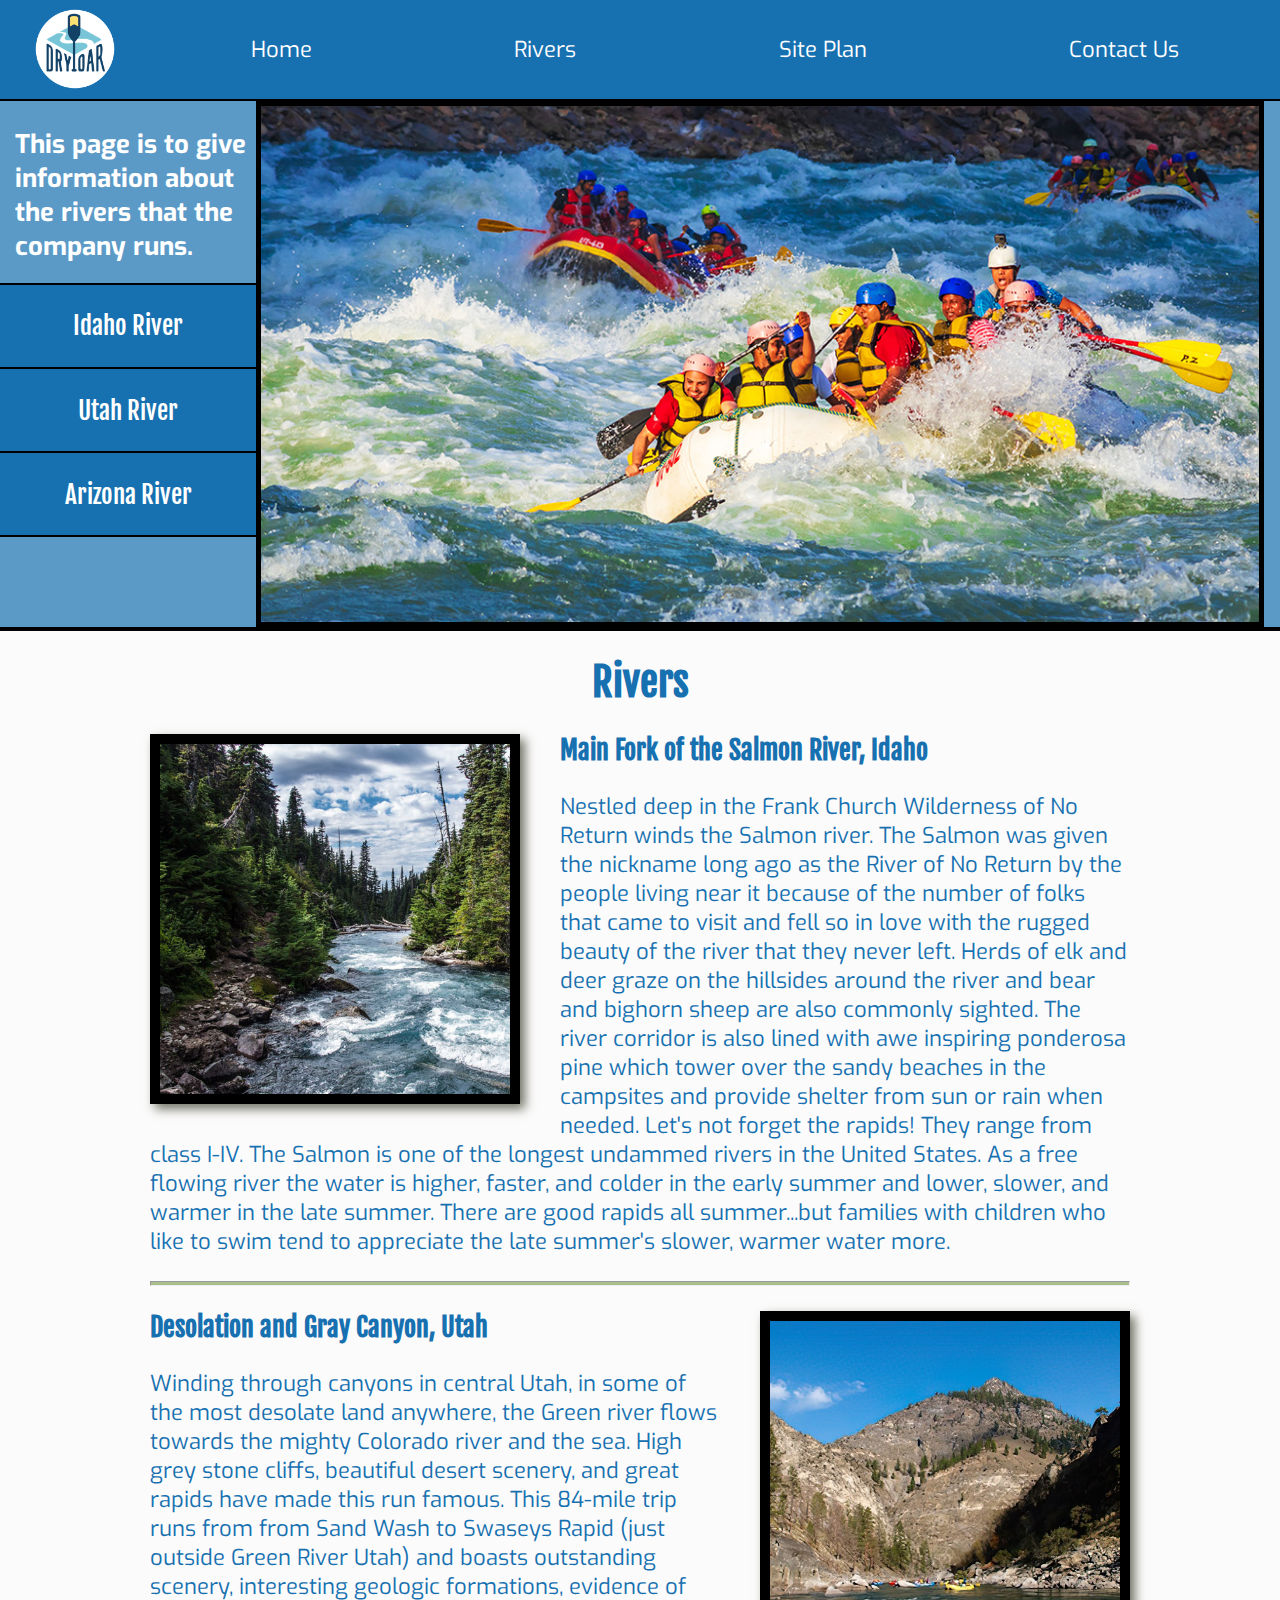
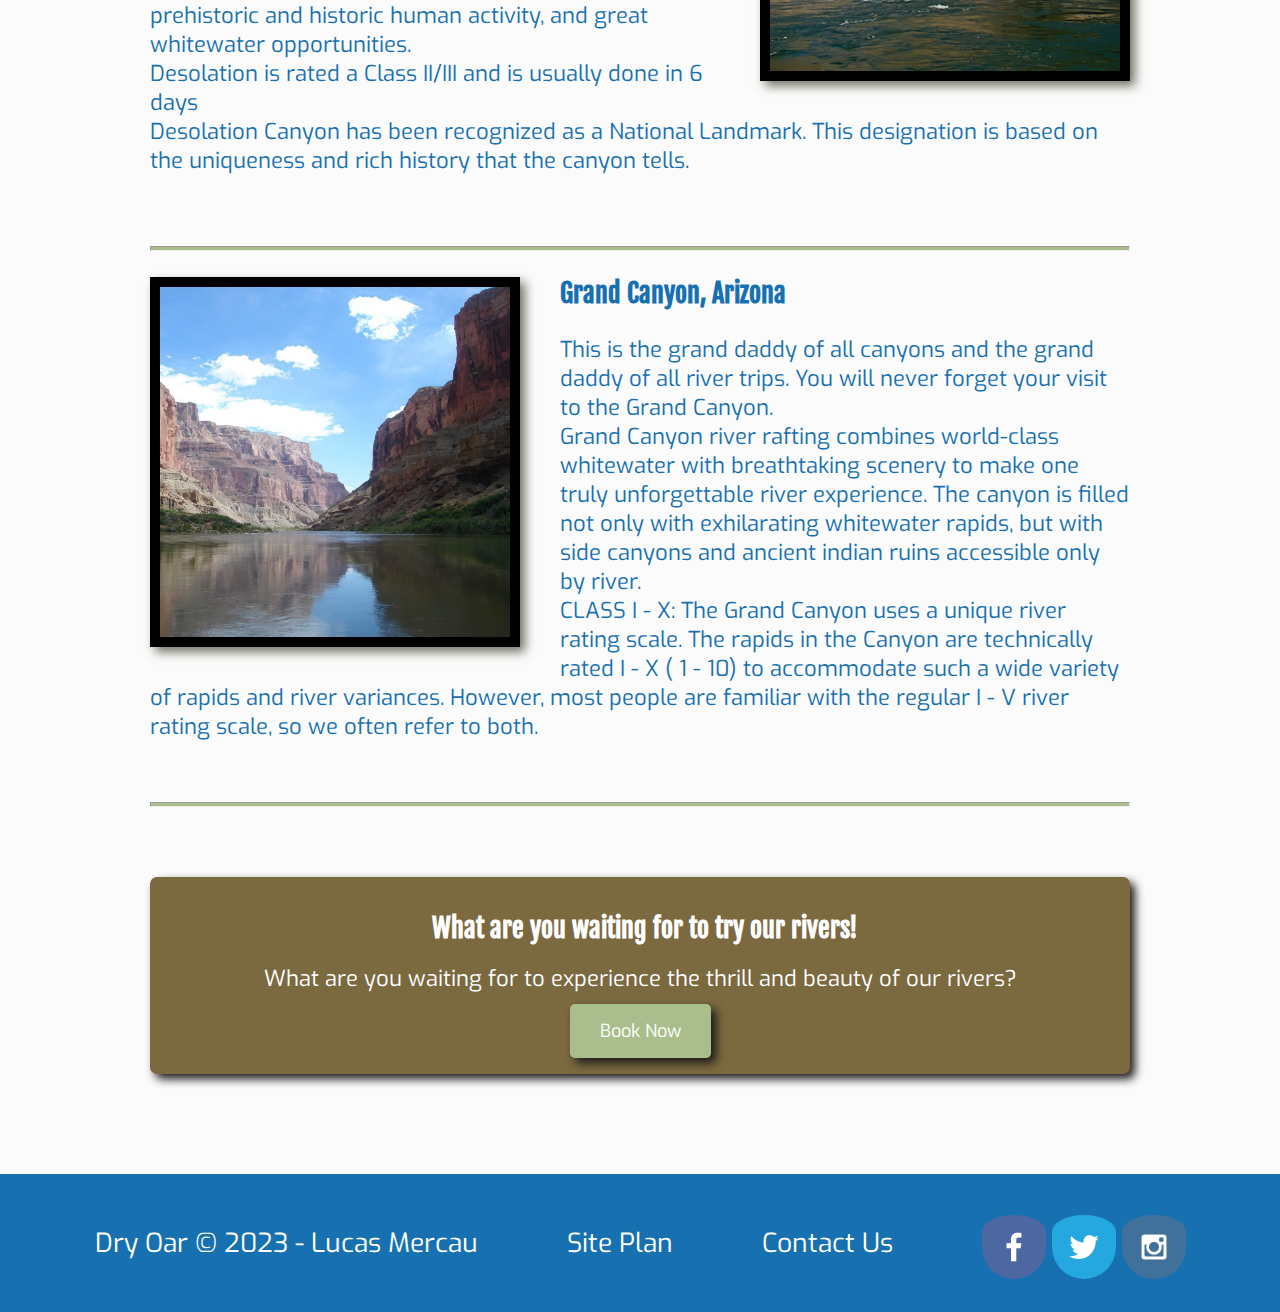
<file: wwr/rivers.html>
<!DOCTYPE html>
<html lang="en">
<head>
    <meta charset="UTF-8">
    <meta http-equiv="X-UA-Compatible" content="IE=edge">
    <meta name="viewport" content="width=device-width, initial-scale=1.0">
    <title>Whitewater Rafting Vacations | Dry Oar Boating | Rivers</title>
    <link type="text/css" rel="stylesheet" href="styles/style.css">
    <link rel="icon" type="image/png" href="https://byui-wdd.github.io/wdd130/rafting_images/dryoarlogo.png">
</head>
<body>
    <div id="content" class="river-page">
        <header class="river-page">
            <a id="logo_link" href="index.html">
                <img class="logo" src="images/logo.png" alt="Dry Oar Logo">
            </a>
            <nav>
                <a href="index.html">Home</a>
                <a href="rivers.html">Rivers</a>
                <a href="site-plan-rafting.html">Site Plan</a>
                <a href="contactus.html">Contact Us</a>
            </nav>
        </header>
        <div id="hero-river">
            
            <div id="parts" style="overflow:auto">
                <nav class="menu">
                    <h3 class="msg-river">This page is to give information about the rivers that the company runs.</h3>
                    <a href="#ID" class="menuitem fonth3 size-big">Idaho River</a>
                    <a href="#UT" class="menuitem fonth3 size-big">Utah River</a>
                    <a id="azbutton" href="#AZ" class="menuitem fonth3 size-big">Arizona River</a>                  
                </nav>
                <div id="img-parts">
                    <img class="main" src="images/rafting12_1024.jpg" alt="hero rivers">
                </div>
            </div>
        </div>
        <div id="main-river">
            <section>
                <h1 class="color fonth1" style="text-align: center;">Rivers</h1>
                <img class="river-img" src="images/rivers.jpg" alt="river Idaho">
                <h3 id="ID" class="color fonth3">Main Fork of the Salmon River, Idaho</h3>
                <p class="color">Nestled deep in the Frank Church Wilderness of No Return winds the Salmon river. The Salmon was given the nickname long ago as the River of No Return by the people living near it because of the number of folks that came to visit and fell so in love with the rugged beauty of the river that they never left.
                    
                    Herds of elk and deer graze on the hillsides around the river and bear and bighorn sheep are also commonly sighted. The river corridor is also lined with awe inspiring ponderosa pine which tower over the sandy beaches in the campsites and provide shelter from sun or rain when needed.
                    
                    Let's not forget the rapids! They range from class I-IV. The Salmon is one of the longest undammed rivers in the United States. As a free flowing river the water is higher, faster, and colder in the early summer and lower, slower, and warmer in the late summer. There are good rapids all summer...but families with children who like to swim tend to appreciate the late summer's slower, warmer water more.</p>
                    
            </section>
            <hr class="first">
            <section>
                <img class="river-img-right" src="images/salmon-interest-big.jpg" alt="river Utah">
                <h3 id="UT" class="color fonth3">Desolation and Gray Canyon, Utah</h3>
                <p class="color">Winding through canyons in central Utah, in some of the most desolate land anywhere, the Green river flows towards the mighty Colorado river and the sea. High grey stone cliffs, beautiful desert scenery, and great rapids have made this run famous. This 84-mile trip runs from from Sand Wash to Swaseys Rapid (just outside Green River Utah) and boasts outstanding scenery, interesting geologic formations, evidence of prehistoric and historic human activity, and great whitewater opportunities.
                    <br>
                    Desolation is rated a Class II/III and is usually done in 6 days
                    <br>
                    Desolation Canyon has been recognized as a National Landmark.  This designation is based on the uniqueness and rich history that the canyon tells.</p>
                    <br>
            </section>
            <hr>
            <section>
                <img class="river-img" src="images/river-narrow-big.jpg" alt="river Arizona">
                <h3 id="AZ" class="color fonth3">Grand Canyon, Arizona</h3>
                <p class="color">This is the grand daddy of all canyons and the grand daddy of all river trips. You will never forget your visit to the Grand Canyon.
                    <br>
                    Grand Canyon river rafting combines world-class whitewater with breathtaking scenery to make one truly unforgettable river experience. The canyon is filled not only with exhilarating whitewater rapids, but with side canyons and ancient indian ruins accessible only by river.
                    <br>
                    CLASS I - X: The Grand Canyon uses a unique river rating scale. The rapids in the Canyon are technically rated I - X ( 1 - 10) to accommodate such a wide variety of rapids and river variances. However, most people are familiar with the regular I - V river rating scale, so we often refer to both.</p>
                    <br>
            </section>
            <hr class="third">
            <section id="space">
                <h3 class="msg-river-2 fonth3">What are you waiting for to try our rivers!</h3>
                <p>What are you waiting for to experience the thrill and beauty of our rivers?</p>
                <div class="button-box">
                    <a class="bookriver" href="contactus.html">Book Now</a>
                </div>
            </section>
        </div>
        <footer class="river-footer">
            <p>Dry Oar &copy; 2023 - Lucas Mercau</p>
            <p><a href="site-plan-rafting.html">Site Plan</a></p>
            <p><a href="contactus.html">Contact Us</a></p>
            <div class="social">
                <a href="https://facebook.com" target="_blank">
                    <img src="images/facebook.png" alt="fb icon">
                </a>
                <a href="https://twitter.com" target="_blank">
                    <img src="images/twitter.png" alt="twitter icon">
                </a>
                <a href="https://instagram.com" target="_blank">
                    <img src="images/instagram.png" alt="instagram icon">
                </a>
            </div>
        </footer>
    </div>
</body>
</html>
</file>
<file: energyfit/styles/style.css>
@import url('https://fonts.googleapis.com/css2?family=Anton&family=Hind+Madurai:wght@300&family=Montserrat+Alternates&family=Righteous&family=Roboto:wght@300&display=swap');
:root {
    /* change the values below to your colors from your palette */
    --primary-color: #00AA95;
    --secondary-color: #8CE364;
    --accent1-color: #9B6AFF;
    --accent2-color: #00CCB4;
  
    /* change the values below to your chosen font(s) Marcellus(fav) Righteous(fav) Orbitron Anton "Monomaniac One" "IM Fell French Canon SC"*/
    --heading-font: Righteous, Anton, Impact, sans-serif;
    --paragraph-font: "Montserrat Alternates", Roboto, "Hind Madurai", sans-serif; 
}
body {
    background-color: #fcfbfb; 
    font-family: var(--paragraph-font);
    font-size: 22px;
    margin: 0;
    padding: 0;
}
#hero-courses {
    align-self: center;
    overflow: hidden;
    background-color: rgba(0,170,149, .7);
    border-bottom: 4px solid black;
    border-top: 2px solid black;
}
.msg-courses {
    margin-top: 40px;
    margin-bottom: 40px;
    padding-left: 1em;
    padding-right: 1em;
    color: white;
    text-align: center;
}
#feedback {
    background-color: antiquewhite;
    position: absolute;
    top: 0;
    left: 0;
    right: 0;
    padding: .5em;
    /* make this element invisible until we are ready for it */
    display: none;      
}
.moveDown {
    margin-top: 3em;
}
#parts {
    padding-bottom: 30px;
    align-items: center;
    justify-items: center;
}
#parts nav {
    display: block;
}
#faq-intro {
    margin-top: 30px;
}
.main {
    display: block;
    margin-top: 10px;
    margin-left: 10%;
    margin-right: 15%;
    padding-top: 0px;
    justify-items: center;
    flex-direction: column;
    width: 80%;
    overflow: hidden;
    
  }
.spacing-courses h2 {
    color: white;
    padding-top: 30px;
    text-align: center;
    justify-content: center;
    align-items: center;
}
.h3-center {
    color: white;
    display: block;
    margin-top: 30px;
    text-align: center;
}
.menuitem {
    padding-top: 10%;
    padding-bottom: 10%;
    
    border-bottom: 2px solid black;
    background-color: var(--secondary-color);
    text-decoration:None;

    padding-top: 10px;
    padding-bottom: 10px;
    margin-top: 7px;
    margin-right: 10%;
    margin-left: 10%;
    margin-bottom: 10px;
    border: 2px solid black;
  }
.menuitem:hover {
    display:block;
    background-color: var(--secondary-color);
    color:white;
    text-decoration: underline;
  }
.menuitem:link {
    display:block;
    background-color: var(--secondary-color);
    color:white;
  }
.menuitem:visited {
    display:block;
    background-color: var(--secondary-color);
    color:white;
}
button {
    transition: transform .5s;    
}
button:hover {    
    transform: scale(1.1);
}
#button-section {
    margin-top: 50px;
    display: grid;
    display: flex;
    justify-content: space-around;
    margin-left: 20%;
    margin-right: 20%;
    grid-template: 120px 1fr/ repeat(9,120px);
    
}

.button-text1 {
    grid-column: 2/3;
    grid-row: 1/3;
    text-align: center;
}
.button-text2 {
    grid-column: 4/5;
    grid-row: 1/3;
    text-align: center;
}
.button-text3 {
    grid-column: 6/7;
    grid-row: 1/3;
    text-align: center;
}
.button-text4 {
    grid-column: 8/9;
    grid-row: 1/3;
    text-align: center;
}

.spacing-courses {
    margin-left: 10%;
    margin-right: 10%;
}
#border {
    background-color: #fcfbfb;
    box-shadow: 5px 5px 10px rgb(26, 26, 26);
    border-radius:15%;
    padding:40px;
    border:4px solid black;
}
#border img {
    width:350px;
    float:right;
    margin:20px;
    border:4px solid black;
}

.courses-section2 {
    background-color: #fcfbfb;
    margin-top: 50px;
    border-radius: 50px;
    
    box-shadow: 5px 5px 10px #6f7364;
    
}
.third {
    margin-top: 50px;
    border-top: 1px solid gray;
    border-bottom: 1px solid gray;
    border-right: 1px solid gray;
}
.courses-section {
    background-color: #fcfbfb;
    margin-top: 50px;
    border-radius: 50px;
    
    box-shadow: 5px 5px 10px #6f7364;
    grid-template-columns: 500px auto;
    grid-template-rows: 350px;
}
.courses-section h3, p {
    grid-column: 1/3;
}
.courses-img {
    width: 408px;
    float: left;
    border:4px solid black;
    margin-top: 50px;
    margin-left: 40px;
    margin-right: 40px;
    margin-bottom: 20px;
}
.courses-img2 {
    width: 408px;
    margin-left: 40px;
    margin-right: 40px;
    margin-top: 50px;
    margin-bottom: 20px;
    border:4px solid black;
    float: right;
}
.text-on-courses {
    padding: 1em;
    grid-column: 2/3;
    grid-row: 1/2;
}
.text-on-courses2 {
    padding: 1em;
    grid-column: 1/2;
    grid-row: 1/2;
}
.text-on-courses2 h3, .text-on-courses2 p {
    padding-left: 1em;
}
hr {
    z-index: -1;
    
    display: block;
    height: 3px;
    margin: 20px 0;
    background: var(--accent1-color);
}
#space {
    text-align: center;
    margin-top: 70px;
    background-color: #7B6940;
    padding: 10px;
    padding-bottom: 30px;
    border-radius: 20px;
    border: 2px solid black;
    box-shadow: 5px 5px 10px rgb(26, 26, 26);
    
}
.bookriver {
    background-color: var(--secondary-color); 
    color: white;
    text-decoration: none;
    font-size: 18px;
    padding: 15px 30px;
    margin-top: 50px;
    border-radius: 5px;
    box-shadow: 5px 5px 10px rgb(26, 26, 26);
    transition: transform .5s;
}
.bookriver:hover {
    background-color: var(--accent1-color); 
    color: white;
    opacity: 1;
    transform: scale(1.1);
}

#logo_link {
    padding-top: 5px;
    justify-self: center;
    align-self: center;
}
#hero {
    z-index: 1;
    display: grid;
    grid-template-columns: 1fr 3fr 1fr;
}
#hero-box {
    grid-column: 1/4;
    grid-row: 1/3;
    z-index: -1;
}
#hero-msg-faq {
    grid-column: 2/3;
    grid-row: 1/2;
    margin-top: 10%;
    font-size: 1.2em;
    margin-bottom: 10%;
}
#hero-msg-faq h1, #hero-msg-faq h4, #hero-msg-faq h2 {
    text-align: center;   
}
#hero-msg-faq h1 {
    color: var(--primary-color);
}
#hero-msg-faq h4 {
    color: var(--secondary-color)
}
#hero-msg {
    grid-column: 2/3;
    grid-row: 1/2;
    margin-top: 10%;
    font-size: 1.5em;
    margin-bottom: 10%;
    
}
#hero-msg h1, #hero-msg h4 {
    text-align: center;
    
}
#hero-msg h1 {
    color: var(--primary-color);
    
}
#hero-msg h4 {
    color: white;
    background-color: #00AA95;
    display: inline;
    padding-left: 15px;
    padding-right: 15px;
    border-radius: 15px;
    margin-bottom: 10px;
    align-self: center;
}
.sub-text {
    display: flex;
    justify-content: center;
    align-items: center;
    margin-bottom: 60px;

}
.sub-text h4{
    margin-top: 0;
    margin-bottom: 60px;

}
.button-box {
    text-align: center;
}
.msg, .msg2 {
    border-radius: 15px;
    align-self: center;
    padding: 50px 30px 50px;
    background-color: var(--primary-color);
    text-align: center;
    color: white;
}
.msg p, .msg2 p {
    display: block;
}
.book, .book2, .join {
    background-color: #7B6940; 
    color: white;
    text-decoration: none;
    font-size: 18px;
    padding: 15px 30px;
    margin-top: 50px;
    border-radius: 5px;
}
.book2:hover, .join:hover {
    background-color: #00CCB4; 
    color: white;
}
.book:hover, .join:hover {
    background-color: var(--secondary-color); 
    color: white;
}
.home-grid {
    margin-left: 10%;
    margin-right: 10%;
    display: grid;
    grid-template-columns: 1fr 2fr 5fr 1fr 5fr 2fr 1fr;
    grid-template-rows: 1fr 3fr 1fr 1fr 3fr 1fr 1fr 1fr 3fr 1fr;
}
.home-grid hr:nth-of-type(1) {
    align-self: center;
    grid-column: 2/7;
    grid-row: 4/5;
}
.home-grid hr:nth-of-type(2) {
    align-self: center;
    grid-column: 2/7;
    grid-row: 7/8;
}
.subpage-img1 {
    border: 6px solid black;
    grid-column: 3/4;
    grid-row: 2/3;
}
.text1 {
    align-self: flex-start;
    padding: 45px 50px 60px;
    border-radius: 0px 15px 15px;
    font-size: 26px;
    grid-column: 4/7;
    grid-row: 2/4;
}
.subpage-img2 {
    border: 6px solid black;
    grid-column: 5/6;
    grid-row: 5/6;
}
.text2 {
    align-self: flex-start;
    font-size: 26px;
    padding: 65px 50px 60px;
    border-radius: 15px 0px 15px 15px;
    grid-column: 2/5;
    grid-row: 5/7;
}
.subpage-img3 {
    align-self: flex-end;
    border: 6px solid black;
    grid-column: 3/4;
    grid-row: 9/10;
}
.text3 {
    align-self: flex-end;
    font-size: 26px;
    padding: 65px 50px 60px;
    border-radius: 15px 15px 15px 0px;
    grid-column: 4/7;
    grid-row: 8/10;
}
h2 {
    margin: 0;
}
header {
    background-color: var(--secondary-color);
    display: grid;
    grid-template-columns: 150px auto;
}
.logo {
    width: 80px;
    border-radius: 100%;
}
.icon {
    width: 80px;
    padding-top: 10px;
}
#hero-img {
    width: 100%;
}
#content {
    max-width: 1600px;
    margin: 0 auto;
}
h1, h2, h3, h4 {
    font-family: var(--heading-font);
    color: var(--primary-color);
}
p {
    font-family: var(--paragraph-font);
}
nav {
    display: flex;
    justify-content: space-around;
}
nav a {
    text-align: center;
    color: white;
    text-decoration: none;
    padding: 35px;
}
nav a:hover {
    background-color: var(--primary-color);
    color: white; 
}

.courses-background {
    background-color: var(--secondary-color);
    margin-top: 0px;
}

footer {
    background-color: var(--primary-color);
    color: white; 
    padding: 25px 50px;
    margin-top: 100px; 
    display: flex;
    justify-content: space-around;
    align-items: center;
}
footer .social img {
    padding-top: 15px;
}
footer p {
    font-size: 1.2em;
}
footer a {
    color: white;  
    text-decoration: none;
}
footer a:hover {
    color: white;  
}
footer p a:hover {
    text-decoration: underline;
}  
.social a img {
    padding-top: 0%;
    border-radius: 15%;
}

.prev, .next {
    z-index: 2;
}

.next-padd {
    padding-left: 97.4%;
}
@media screen and (max-width: 1620px) {
    .next-padd {
        padding:0%
    }
    .next {
        right: 0;
    }
}
/* Slideshow container */
.slideshow-container {
          
    position: relative;
    margin: auto;
}
  
  /* Next & previous buttons */
.prev, .next {
    cursor: pointer;
    position: absolute;
    top: 50%;
    width: auto;
    padding: 16px;
    margin-top: -22px;
    color: white;
    font-weight: bold;
    font-size: 18px;
    transition: 0.6s ease;
    border-radius: 0 3px 3px 0;
    user-select: none;
    grid-column: 1/4;
    grid-row: 1/3;
    z-index: 2;
}
  
  /* Position the "next button" to the right */
.next {
    
    border-radius: 3px 0 0 3px;
}
  
  /* On hover, add a black background color with a little bit see-through */
.prev:hover, .next:hover {
    background-color: rgba(0,0,0,0.8);
    z-index: 2;
}
  
  /* Caption text */
.text {
    color: #f2f2f2;
    font-size: 15px;
    padding: 8px 12px;
    position: absolute;
    bottom: 8px;
    width: 100%;
    text-align: center;
}
  
  /* Number text (1/3 etc) */
  .numbertext {
    color: #f2f2f2;
    font-size: 12px;
    padding: 8px 12px;
    position: absolute;
    top: 0;
}
  
  /* The dots/bullets/indicators */
.dot {
    cursor: pointer;
    height: 15px;
    width: 15px;
    margin: 0 2px;
    background-color: #bbb;
    border-radius: 50%;
    display: inline-block;
    transition: background-color 0.6s ease;
}
  
.active, .dot:hover {
    background-color: #717171;
}
  
  /* Fading animation */
.fade {
    animation-name: fade;
    animation-duration: 1.5s;
}
  
@keyframes fade {
    from {opacity: .4} 
    to {opacity: 1}
}
  
  /* On smaller screens, decrease text size */
@media only screen and (max-width: 300px) {
    .prev, .next,.text {font-size: 11px}
} 

@media screen and (max-width: 891px) {
    .courses-img {
        align-self: center;
        width: 408px;
        float: left;
        border:4px solid black;
        margin-top: 50px;
        margin-left: 15%;
        margin-right: 10%;
        margin-bottom: 20px;
        display: block;
        float: none;
    }
    .courses-img2 {
        align-self: center;
        width: 408px;
        margin-left: 15%;
        margin-right: 10%;
        margin-top: 50px;
        margin-bottom: 20px;
        border:4px solid black;
        display: block;
        float: none;
    }
}
@media screen and (max-width: 700px) {
    #border img {
        display: block;
        float: none;
        width: 89%;
        margin-left: 5px;
    }
}

@media screen and (max-width: 900px) {
    #hero, .home-grid {
        display: block;
        height: auto;
    }
    nav, footer {
        flex-direction: column;
    }
    nav a {
        display: block;
        padding: 15px;
    }
    #hero {
        margin-top: 0;
    }
    #hero-msg {
        margin-top: 0;
    }
    #hero-msg h4 {
        display: none;
    }
    .sub-text {
        display: none;
    }
    .menuitem {
        margin-right: 10px;
        margin-left: 10px;
    }
    .home-title {
        font-size: 25px;
        color: #6f7364;
    }
    .rivers-card, .camping-card, .rapids-card { 
        margin: 50px auto;
        width: 60%;
    }
    #background {
        display: none;
    }
    .mountains, .msg {
        width: 80%;
        display: block;
        margin: 0 auto;
    }
    footer {
        margin-top: 25px;
    }
    .prev, .next {
        visibility: visible;
    }
}
</file>
<file: wwr/styles/style.css>
@import url('https://fonts.googleapis.com/css2?family=Bebas+Neue&family=Exo:wght@500&family=Fjalla+One&family=Source+Sans+Pro&display=swap');

#feedback {
    background-color: antiquewhite;
    position: absolute;
    top: 0;
    left: 0;
    right: 0;
    padding: .5em;
    /* make this element invisible until we are ready for it */
    display: none;      
}
.moveDown {
    margin-top: 3em;
}
/*CSS for rivers page */
#main-river {
    margin-left: 150px;
    margin-right: 150px;
}
.river-page header {
    background-color: rgb(23,113,177); 
}
#river-header {
    background-color: #1771B1;
    display: grid;
    grid-template-columns: 170px auto;
}
.msg-river {
    color: white;
    padding-left: 15px;
    padding-right: 10px;
    padding-bottom: 20px;
    
    margin-bottom: 0;
    border-bottom: 2px solid black;
}
.msg-river-2 {
    color: white;
    padding-left: 15px;
    padding-right: 5px;
    padding-bottom: 15px;
    margin-bottom: 5px;
}
#hero-river {
    align-self: center;
    overflow: hidden;
    background-color: rgba(23,113,177, .7); 
    
    
    border-bottom: 4px solid black;
    border-top: 2px solid black;
    display: grid;
    grid-template-columns: 350px auto;
}
#parts {
    grid-column: 1/3;
    
    
}
#parts nav {
    grid-column: 1/2;
    flex-direction: column;
}
#parts .main {
    display: flex;
    justify-content: center;
    align-items: center;
    
    flex-direction: column;
}
.main {
    float: left;
    width: 78%;
    height: 78%;
    grid-column: 2/3;
    border: 5px solid black;
    justify-items: center;
    display: flex;
    justify-content: center;
    align-items: center;
  }

.menu {
    float: left;
    width: 20%;
  }
.river-footer {
    margin-top: 100px;
}
.fonth1 {
    font-size: 1.8em;
    font-family: "Fjalla One", "Bebas Neue", sans-serif;
}
.size-big {
    font-size: 25px;
}

.fonth3 {
    font-family: "Fjalla One", "Bebas Neue", sans-serif;
}
.color {
    color: #1771B1;
}
p .color {
    margin-bottom: 250px;
}
.river-img-right {
    border: 10px solid black;
    transition: transform .5s;
    box-shadow: 5px 5px 10px #6f7364;
    width: 350px;
    float: right;
    margin-left: 40px;
    margin-bottom: 1%;
}
.river-img {
    border: 10px solid black;
    transition: transform .5s;
    box-shadow: 5px 5px 10px #6f7364;
    width: 350px;
    float: left;
    margin-right: 40px;
    margin-bottom: 1%;
}
#space {
    text-align: center;
    margin-top: 70px;
    background-color: #7B6940;
    padding: 10px;
    padding-bottom: 30px;
    border-radius: 7px;
    box-shadow: 5px 5px 10px rgb(26, 26, 26);
}
.contactus {
    min-width: 450px;
    background-color: antiquewhite;
    margin-top: 35px;
    margin-left: 35px;
    margin-right: 35px;
    box-shadow: 5px 5px 10px rgb(26, 26, 26);
}
.contactus h3 {
    padding-top: 35px;
    margin-top: 0px;
    margin-left: 35px;
    margin-right: 35px;
    font-size: 28px;
    
}
.contactus p {
    padding-top: 15px;
    margin-top: 35px;
    margin-left: 35px;
    margin-right: 35px;
    
    
}
.contactus img {
    margin-top: 35px;
    margin-left: 35px;
    margin-right: 35px;
    width: 300px;
    
}

#space p {
    color: white;
    margin-top: 5px;
    padding-left: 25px;
    padding-right: 25px;
}
hr {
    z-index: -1;
    display: block;
    height: 3px;
    margin: 20px 0;
    background: #AABD8C;
  }
.first {
    margin-top: 25px; 
  }
.third {
    margin-top: 10px;
    margin-bottom: 10px;
}
.bookriver {
    background-color: #AABD8C; 
    color: white;
    text-decoration: none;
    font-size: 18px;
    padding: 15px 30px;
    margin-top: 50px;
    border-radius: 5px;
    box-shadow: 5px 5px 10px rgb(26, 26, 26);
    transition: transform .5s;
}
.bookriver:hover {
    background-color: #1771B1; 
    color: white;
    opacity: 1;
    transform: scale(1.1);
}
.menuitem {
    padding-top: 10%;
    padding-bottom: 10%;
    
    border-bottom: 2px solid black;
    background-color: #1771B1;
    text-decoration:None;
  }
.menuitem:hover {
    display:block;
    background-color:#1771B1;
    color:white;
    text-decoration: underline;
  }
.menuitem:link {
    display:block;
    background-color:#1771B1;
    color:white;
  }
.menuitem:visited {
    display:block;
    background-color:#1771B1;
    color:white;
  }
/*End of CSS for rivers page */
#content {
    max-width: 1600px;
    margin: 0 auto;
}
#logo_link {
    padding-top: 5px;
    justify-self: center;
    align-self: center;
}
#hero {
    display: grid;
    grid-template-columns: 1fr 3fr 1fr;
    margin-top: -100px;
}
#hero-box {
    grid-column: 1/4;
    grid-row: 1/3;
    z-index: -1;
}
#hero-msg {
    grid-column: 2/3;
    grid-row: 1/2;
    margin-top: 100px;
}
#hero-msg h1, #hero-msg h4 {
    text-align: center;
}
#hero-msg h1 {
    color: #55A7E1;
}
#hero-msg h4 {
    color: white;
}
.home-title {
    color: #1771B1;
    font-family: "Fjalla One", "Bebas Neue", sans-serif;
    font-size: 2em;
    margin-top: 10px;
}
.button-box {
    text-align: center;
}
main section {
    text-align: center;
}
.home-grid {
    display: grid;
    grid-template-columns: repeat(10, 1fr);
}
.msg h2 {
    color: white; 
    font-family: "Fjalla One", "Bebas Neue", sans-serif;
}
.msg p {
    color: white; 
    font-size: .8em;
    padding-bottom: 15px;
}
.rivers-card, .camping-card, .rapids-card {
    margin: 200px 0;
}
.rivers-card {
    grid-column: 2/4;
    grid-row: 2/3;
}
.camping-card {
    grid-column: 5/7;
    grid-row: 2/3;
}
.rapids-card {
    grid-column: 8/10;
    grid-row: 2/3;
}
.card-img {
    border: 10px solid black;
    transition: transform .5s;
    box-shadow: 5px 5px 10px #6f7364;
}
.card-img:hover {
    opacity: .6;
    transform: scale(1.1);
}
.card-img, .mountains {
    width: 100%;
}
main section img {
    box-sizing: border-box;
}
h4 {
    color: #1771B1;
}
body {
    background-color: #fcfbfb; 
    font-family: Exo, "Source Sans Pro", sans-serif;
    font-size: 22px;
    margin: 0;
    padding: 0;
}
h2 {
    margin: 0;
}
header {
    background-color: rgba(23,113,177, .7); 
    display: grid;
    grid-template-columns: 150px auto;
}
.logo {
    width: 80px;
}
.icon {
    width: 80px;
    padding-top: 10px;
}
#hero-img {
    width: 100%;
}
nav {
    display: flex;
    justify-content: space-around;
}
nav a {
    text-align: center;
    color: white;
    text-decoration: none;
    padding: 35px;
}
nav a:hover {
    background-color: #7B6940;
    color: white; 
}
.book, .join {
    background-color: #7B6940; 
    color: white;
    text-decoration: none;
    font-size: 18px;
    padding: 15px 30px;
    margin-top: 50px;
    border-radius: 5px;
}
.book:hover, .join:hover {
    background-color: #AABD8C; 
    color: white;
}
.mountains {
    width: 100%;
    grid-column: 2/7;
    grid-row: 5/8;
    box-shadow: 5px 5px 10px black
}
#background {
    background-color: #7B6940; 
    height: 725px;
    grid-column: 1/11;
    grid-row: 4/9;
}
.msg {
    background-color: #1771B1; 
    line-height: 1.5em;
    padding: 35px;
    grid-column: 6/10;
    grid-row: 6/7;
    box-shadow: 5px 5px 10px rgb(26, 26, 26);
}
footer {
    background-color: #1771B1;
    color: white; 
    padding: 25px 50px;
    margin-top: 200px; 
    display: flex;
    justify-content: space-around;
    align-items: center;
}
footer .social img {
    padding-top: 15px;
}
footer p {
    font-size: 1.2em;
}
footer a {
    color: white;  
    text-decoration: none;
}
footer a:hover {
    color: white;  
}
footer p a:hover {
    text-decoration: underline;
}  
.social a img {
    border-radius: 50px;
}
@media screen and (max-width: 1121px) {
    .main {
        margin-top: 15px;
    }
    .menuitem {
        border-right: 2px solid black;
      }
}
@media screen and (max-width: 1042px) {
    .main {
        margin-top: 40px;
    }
}
@media screen and (max-width: 998px) {
    .main {
        margin-top: 70px;
    }
}

@media screen and (max-width: 900px) {
    #hero, .home-grid {
        display: block;
        height: auto;
    }
    nav, footer {
        flex-direction: column;
    }
    nav a {
        display: block;
        padding: 15px;
    }
    #hero {
        margin-top: 0;
    }
    #hero-msg {
        margin-top: 0;
    }
    #hero-msg h4 {
        display: none;
    }
    .home-title {
        font-size: 25px;
        color: #6f7364;
    }
    .rivers-card, .camping-card, .rapids-card { 
        margin: 50px auto;
        width: 60%;
    }
    #background {
        display: none;
    }
    .mountains, .msg {
        width: 80%;
        display: block;
        margin: 0 auto;
    }
    footer {
        margin-top: 25px;
    }
    /*CSS for rivers page */
    .river-img {
        align-self: center;
        display: block;
        width: 97%;
        float: none;
        margin-right: 0;
        margin-left: 0;
    }
    .river-img-right {
        align-self: center;
        display: inline;
        width: 97%;
        float: none;
        margin-left: 0;
        margin-right: 0;
    }
    .river-footer {
        margin-top: 50px;
    }
    #space {
        margin-top: 50px;
    }
    #space p {
        display: none;
    }
    .menu {
        float: none;
        width: 100%;
        overflow: hidden;
        
      }
    #parts {
        align-items: center;
        justify-items: center;
        
    }
    .main {
        display: block;
        margin-top: 10px;
        margin-left: 10%;
        margin-right: 15%;
        padding-top: 0px;
        justify-items: center;
        float: left;
        width: 80%;
        overflow: hidden;
        
      }
    .menuitem {
        padding-top: 10px;
        padding-bottom: 10px;
        margin-right: 10px;
        margin-top: 7px;
        margin-left: 10px;
        border: 2px solid black;
    }
    #hero-river div {
        align-self: center;
        overflow: hidden;
    }
    #hero-river {
        padding-bottom: 10px;
    }
    #main-river {
        margin-left: 15%;
        margin-right: 15%;
    }
    .msg-river {
        color: white;
        padding-left: 15px;
        padding-right: 5px;
        padding-bottom: 20px;
        margin-bottom: 0;
        border-bottom: 0px solid black;
    }
    .size-big {
        font-size: 22px;
    }
    /*End of CSS for rivers page */
    .contactus img {
        margin-top: 35px;
        margin-left: 35px;
        margin-right: 35px;
        width: 300px;
    }
}
</file>
<file: positionstyles.css>
/* CSS - Name: "positionstyles.css" */
/* Activity 1 styles */
.content1 {
  /* This is the parent of the activity 1 boxes. */
  display: grid;
  grid-template-columns: 1fr 1fr;
  justify-items: center;
  gap: 20px;
}
.red1 { 
  width: 100%; 
  height: 100px; 
  background-color: red; 
  grid-column: 1/3;

} 
.green1 {
  width: 200px; 
  height: 200px; 
  background-color: green; 

} 
.yellow1 {
  width: 200px; 
  height: 200px; 
  background-color: gold; 
} 
.blue1 {
  width: 100%; 
  height: 100px; 
  background-color: blue; 
  grid-column: 1/3;
} 
/* Activity 2 styles */ 
.content2 {
  /* This is the parent of the activity 2 boxes. */
  display: grid;
  grid-template-columns: 50px 50px 50px 50px 50px;
  grid-template-rows: 50px 50px 50px 50px 50px;
}
.red2 {
  width: 100px; 
  height: 100px; 
  background-color: red; 
} 
.green2 { 
  width: 100px; 
  height: 100px; 
  background-color: green;
  grid-column: 2/4; 
  grid-row: 2/4;
} 
.yellow2 {
  width: 100px; 
  height: 100px; 
  background-color: gold; 
  grid-column: 3/5; 
  grid-row: 3/5;
} 
.blue2 {
  width: 100px; 
  height: 100px; 
  background-color: blue; 
  grid-column: 4/6; 
  grid-row: 4/6;
} 
/* Activity 3 styles */ 
.content3 {
  /* This is the parent of the activity 3 boxes. */
  display: grid;
  grid-template-columns: 1fr 1fr;
  grid-column-gap: 10%;
}
.red3 {
  width: 100%; 
  height: 100px; 
  background-color: red; 
  grid-column: 1/3;
} 
.green3 {
  width: 100%; 
  height: 200px; 
  background-color: green;
} 
.yellow3 {
  width: 100%; 
  height: 200px; 
  background-color: gold; 
} 
.blue3 {
  width: 100%;
  height: 100px; 
  background-color: blue; 
  grid-column: 1/3;
} 
/* Activity 4 styles */ 
.content4 {
  /* This is the parent of the activity 4 boxes. */
  height: 400px;
  display: grid;
  grid-template-columns: 1fr 1fr;
}
.red4 {
  width: 100%; 
  height: 100%; 
  background-color: red; 
  grid-row: 1/4;
} 
.green4 {
  width: 100%; 
  height: 100%; 
  background-color: green; 
} 
.yellow4 {
  width: 100%; 
  height: 100%; 
  background-color: gold; 
} 
.blue4 {
  width: 100%; 
  height: 100%; 
  background-color: blue; 
} 
/* Activity 5 styles */ 
.content5 {
  /* This is the parent of the activity 5 boxes. */
  height: 470px;
}
.red5 { 
  width: 100%; 
  height: 100px; 
  background-color: red; 
} 
.green5 { 
  width: 200px; 
  height: 200px; 
  background-color: green; 
  float: left;

} 
.yellow5 {
  width: 100%; 
  height: 270px; 
  background-color: gold; 

} 
.blue5 {
  width: 100%; 
  height: 100px; 
  background-color: blue; 
} 
/* Activity 6 styles */ 
.content6 {
  /* This is the parent of the activity 6 boxes. */
  display: grid;
  grid-template-columns: 1fr 1fr 1fr 1fr 1fr 1fr;
  height: 600px;
  width: 600px;
}
.red6 {
  width: 400px; 
  height: 200px; 
  background-color: red;
  grid-column: 1/5; 
  grid-row: 1/3;
} 
.green6 {
  width: 200px; 
  height: 200px; 
  background-color: green;
  grid-column: 1/3; 
  grid-row: 5/7; 
  z-index: 2;
} 
.yellow6 {
  width: 200px; 
  height: 400px; 
  background-color: gold; 
  grid-column: 5/7; 
  grid-row: 3/7; 
  z-index: 2;
} 
.blue6 {
  width: 400px; 
  height: 400px; 
  background-color: blue; 
  grid-column: 2/6; 
  grid-row: 2/6;
  z-index: 1; 
} 


/* Do not make any changes below here */
.activity {
  width: 70%; 
  margin: 20px auto; 
  font-family: Arial, sans-serif; 
  border: 1px solid black; 
  padding: 10px; 
  clear:both; 
  overflow: auto;
} 

.hint {
  border: 1px solid grey;
  background: #e0e0e0;
  padding: .5em;
  position: relative;
  margin: 1em 0;
}
.hint h3 {
  margin: 0;
}
.hint:hover {
  background: #d0d0d0;
}
.hint > div {
  display: none;
}

.hint input[type=checkbox] {
  position: absolute;
  width: 100%;
  height: 100%;
  opacity: 0;
  z-index: 1;
  cursor: pointer;
}

.hint input[type=checkbox]:checked ~ div {
  display: block;
}

.hint i {
  position: absolute;
  transform: translate(-6px, 0);
  margin-top: 16px;
  right: 10px;
  top: -3px;
}
.hint i:before, .hint i:after {
  content: "";
  position: absolute;
  background-color: black;
  width: 3px;
  height: 9px;
}
.hint i:before {
  transform: translate(2px, 0) rotate(45deg);
}
.hint i:after {
  transform: translate(-2px, 0) rotate(-45deg);
}

.hint input[type=checkbox]:checked ~ i:before {
  transform: translate(-2px, 0) rotate(45deg);
}
.hint input[type=checkbox]:checked ~ i:after {
  transform: translate(2px, 0) rotate(-45deg);
}
.hint a {
  position: relative;
  z-index: 1;
}
</file>
<file: energyfit/styles/site-plan.css>
/* if you are using any Google fonts change the font names below to your fonts. 
Any spaces in your font name should be replaced with a +. 
Fonts are separated by a | */
@import url('https://fonts.googleapis.com/css2?family=Anton&family=Hind+Madurai:wght@300&family=Montserrat+Alternates&family=Righteous&family=Roboto:wght@300&display=swap');
:root {
  /* change the values below to your colors from your palette */
  --primary-color: #00AA95;
  --secondary-color: #8CE364;
  --accent1-color: #9B6AFF;
  --accent2-color: #00CCB4;

  /* change the values below to your chosen font(s) Marcellus(fav) Righteous(fav) Orbitron Anton "Monomaniac One" "IM Fell French Canon SC"*/
  --heading-font: Righteous, Anton, Impact, sans-serif;
  --paragraph-font: "Montserrat Alternates", Roboto, "Hind Madurai", sans-serif;

  /* these colors below should be chosen from among your palette colors above */
  --headline-color-on-white: #00AA95;  /* headlines on a white background */ 
  --headline-color-on-color: white; /* headlines on a colored background */ 
  --paragraph-color-on-white: #00AA95; /* paragraph text on a white background */ 
  --paragraph-color-on-color: white; /* paragraph text on a colored background */ 
  --paragraph-background-color: #00AA95   ;
  --nav-link-color: #396E94;
  --nav-background-color: #8CE364;
  --nav-hover-link-color: white;
  --nav-hover-background-color: #00AA95;
}


/*  Look around below...but DON'T CHANGE ANYTHING! */

body {
  max-width: 1200px;
  margin: 0 auto;
  padding: 4em;
  font-size: 18px;
  text-align: center;
}
img {
  display: block;
  margin: 0 auto;
}
h1, h2, h3, h4, h5, h6 {
  font-family: var(--heading-font);
  color: var(--headline-color-on-white);
}
h2 {
  text-align: center;
}
hr {
  height: 3px;
  margin: 35px 0;
  background: var(--accent1-color);
}
header {
  padding: 1em;
  text-align: center;
  color: var(--headline-color-on-color);
  background-color: var(--paragraph-background-color);
}
header > h1, header > h2 {
  color: var(--headline-color-on-color);
}

p {
  font-family: var(--paragraph-font);
  color: var(--paragraph-color-on-white);
  padding: 1em;
}
.colors {
  width: 100%;
  min-width: 350px;
  margin: 30px auto;
  text-align: center;
}
.colors th {
  background-color: #999;
}
.colors td{
  width: 25%;
  height: 3em;
}

.primary {
  background-color: var(--primary-color);
}
.secondary {
  background-color: var(--secondary-color);
}
.accent1 {
  background-color: var(--accent1-color);
}
.accent2{
  background-color: var(--accent2-color);
}

p.colored {
  background-color: var(--paragraph-background-color);
  color: var(--paragraph-color-on-color);
}

nav {
  background-color: var(--nav-background-color);
  line-height: 3em;
  text-align: center;
  font-size: 1.2em;
}
nav  {
  list-style-type: none;
  display: flex;

}
nav a {
  padding:1em;
  min-width: 120px;
  text-decoration: none;
  padding: 10px;

}
nav a:link, nav a:visited {
  color: var(--nav-link-color);
}
nav a:hover {
  color: var(--nav-hover-link-color);
  background-color: var(--nav-hover-background-color);
}

.sitemap {
  display: grid;
  justify-content: center;

  grid-template-columns: repeat(6, 15%);
  grid-template-rows: 3em 1.5em 1.5em 3em;
  grid-template-areas: ". . home home . ."
    ". . . top . ."
    ". left left right right ."
    "page2 page2 . . page3 page3";
}
.sitemap > div {

  text-align: center;

}
.sm-home {
  grid-area: home;
  background-color: #ccc;
  line-height: 3em;
}
.sm-page2 {
  grid-area: page2;
  background-color: #ccc;
  line-height: 3em;
}
.sm-page3 {
  grid-area: page3;
  background-color: #ccc;
  line-height: 3em;
}

.top {
  grid-area: top;
  border-left: 1px solid;
}

.left {
  grid-area: left;
  border-top: 1px solid;
  border-left: 1px solid;
}

.right {
  grid-area: right;
  border-top: 1px solid;
  border-right: 1px solid;
}
</file>
